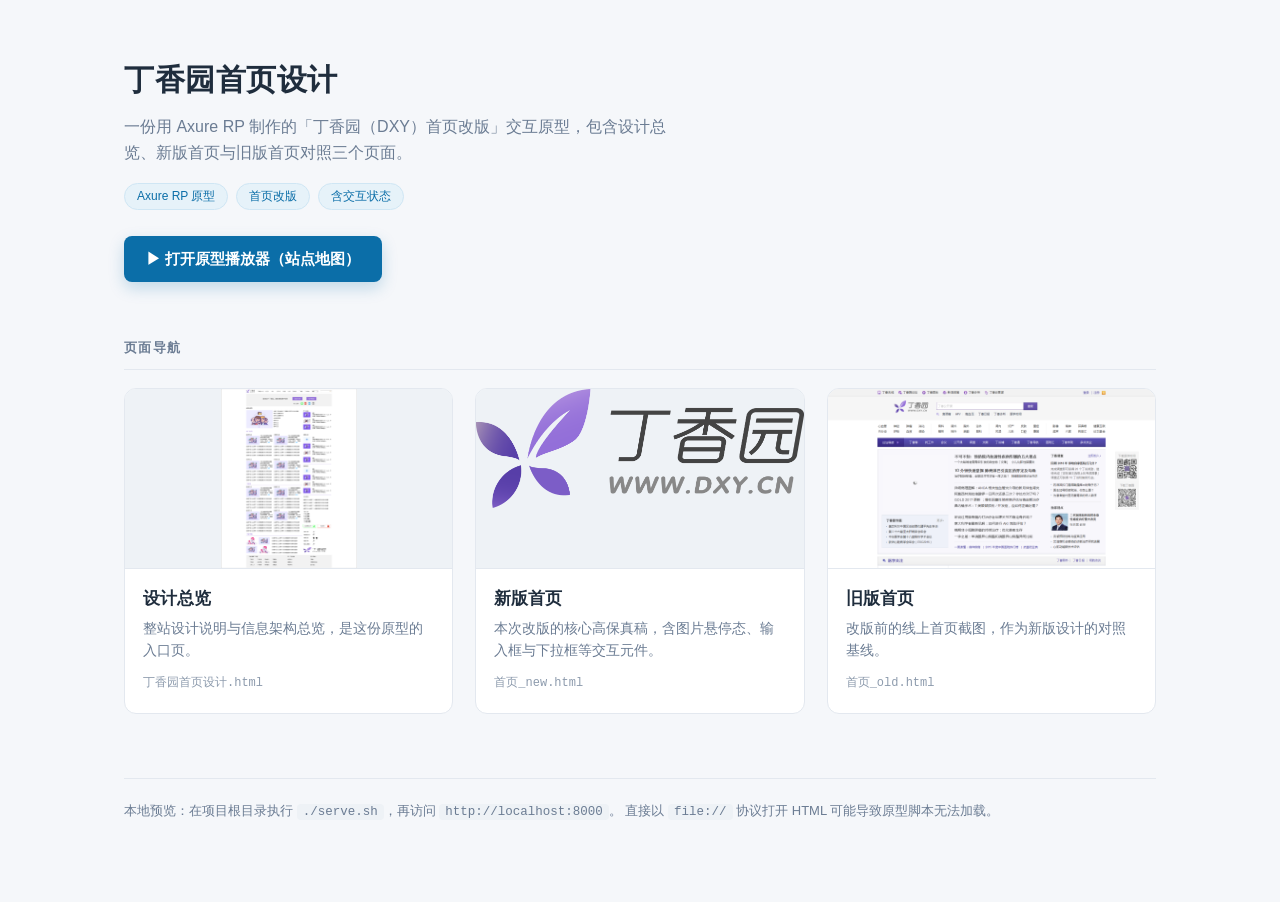
<file: index.html>
<!DOCTYPE html>
<html lang="zh-CN">
<head>
<meta charset="utf-8">
<meta name="viewport" content="width=device-width, initial-scale=1.0">
<meta name="description" content="丁香园（DXY）首页设计原型 —— Axure RP 导出的交互原型预览入口。">
<title>丁香园首页设计 · 原型预览</title>
<style>
  :root {
    --bg: #f5f7fa;
    --card: #ffffff;
    --ink: #1f2d3d;
    --muted: #6b7c93;
    --brand: #0b6ea8;
    --brand-soft: #e6f2f9;
    --line: #e3e8ef;
  }
  * { box-sizing: border-box; }
  body {
    margin: 0;
    background: var(--bg);
    color: var(--ink);
    font-family: -apple-system, BlinkMacSystemFont, "PingFang SC", "Microsoft YaHei", "微软雅黑", "Helvetica Neue", Arial, sans-serif;
    line-height: 1.6;
    -webkit-font-smoothing: antialiased;
  }
  .wrap { max-width: 1080px; margin: 0 auto; padding: 56px 24px 80px; }
  header h1 { font-size: 30px; margin: 0 0 10px; letter-spacing: .5px; }
  header p { margin: 0; color: var(--muted); max-width: 62ch; }
  .meta { margin-top: 18px; display: flex; flex-wrap: wrap; gap: 8px; }
  .tag {
    font-size: 12px; color: var(--brand); background: var(--brand-soft);
    border: 1px solid #cfe6f4; border-radius: 999px; padding: 3px 12px;
  }
  .primary {
    display: inline-flex; align-items: center; gap: 8px;
    margin-top: 26px; padding: 11px 22px;
    background: var(--brand); color: #fff; text-decoration: none;
    border-radius: 8px; font-weight: 600; font-size: 15px;
    box-shadow: 0 6px 16px rgba(11,110,168,.22);
  }
  .primary:hover { background: #095a8a; }
  h2.section {
    font-size: 13px; text-transform: uppercase; letter-spacing: 1.4px;
    color: var(--muted); font-weight: 600;
    margin: 56px 0 18px; padding-bottom: 10px; border-bottom: 1px solid var(--line);
  }
  .grid { display: grid; gap: 22px; grid-template-columns: repeat(auto-fit, minmax(280px, 1fr)); }
  .card {
    background: var(--card); border: 1px solid var(--line); border-radius: 12px;
    overflow: hidden; text-decoration: none; color: inherit;
    display: flex; flex-direction: column;
    transition: transform .16s ease, box-shadow .16s ease, border-color .16s ease;
  }
  .card:hover { transform: translateY(-3px); box-shadow: 0 12px 28px rgba(31,45,61,.12); border-color: #c9d6e3; }
  .thumb {
    height: 180px; background: #eef2f6; overflow: hidden;
    display: flex; align-items: flex-start; justify-content: center;
    border-bottom: 1px solid var(--line);
  }
  .thumb img { width: 100%; height: auto; display: block; }
  .thumb.contain { align-items: center; }
  .thumb.contain img { width: auto; max-width: 100%; max-height: 100%; }
  .body { padding: 16px 18px 20px; }
  .body h3 { margin: 0 0 6px; font-size: 17px; }
  .body p { margin: 0; font-size: 13.5px; color: var(--muted); }
  .body .file { display: block; margin-top: 12px; font-size: 12px; color: #8d9bad; font-family: ui-monospace, Menlo, Consolas, monospace; }
  footer { margin-top: 64px; padding-top: 22px; border-top: 1px solid var(--line); color: var(--muted); font-size: 13px; }
  footer code { background: #eef2f6; padding: 1px 6px; border-radius: 4px; font-size: 12.5px; }
</style>
</head>
<body>
<div class="wrap">

  <header>
    <h1>丁香园首页设计</h1>
    <p>一份用 Axure RP 制作的「丁香园（DXY）首页改版」交互原型，包含设计总览、新版首页与旧版首页对照三个页面。</p>
    <div class="meta">
      <span class="tag">Axure RP 原型</span>
      <span class="tag">首页改版</span>
      <span class="tag">含交互状态</span>
    </div>
    <a class="primary" href="start.html">▶ 打开原型播放器（站点地图）</a>
  </header>

  <h2 class="section">页面导航</h2>
  <div class="grid">

    <a class="card" href="丁香园首页设计.html">
      <div class="thumb contain"><img src="images/丁香园首页设计/u72.png" alt="设计总览"></div>
      <div class="body">
        <h3>设计总览</h3>
        <p>整站设计说明与信息架构总览，是这份原型的入口页。</p>
        <span class="file">丁香园首页设计.html</span>
      </div>
    </a>

    <a class="card" href="首页_new.html">
      <div class="thumb"><img src="images/首页_new/u73.png" alt="新版首页"></div>
      <div class="body">
        <h3>新版首页</h3>
        <p>本次改版的核心高保真稿，含图片悬停态、输入框与下拉框等交互元件。</p>
        <span class="file">首页_new.html</span>
      </div>
    </a>

    <a class="card" href="首页_old.html">
      <div class="thumb"><img src="images/首页_old/bg.png" alt="旧版首页"></div>
      <div class="body">
        <h3>旧版首页</h3>
        <p>改版前的线上首页截图，作为新版设计的对照基线。</p>
        <span class="file">首页_old.html</span>
      </div>
    </a>

  </div>

  <footer>
    本地预览：在项目根目录执行 <code>./serve.sh</code>，再访问 <code>http://localhost:8000</code>。
    直接以 <code>file://</code> 协议打开 HTML 可能导致原型脚本无法加载。
  </footer>

</div>
</body>
</html>
</file>
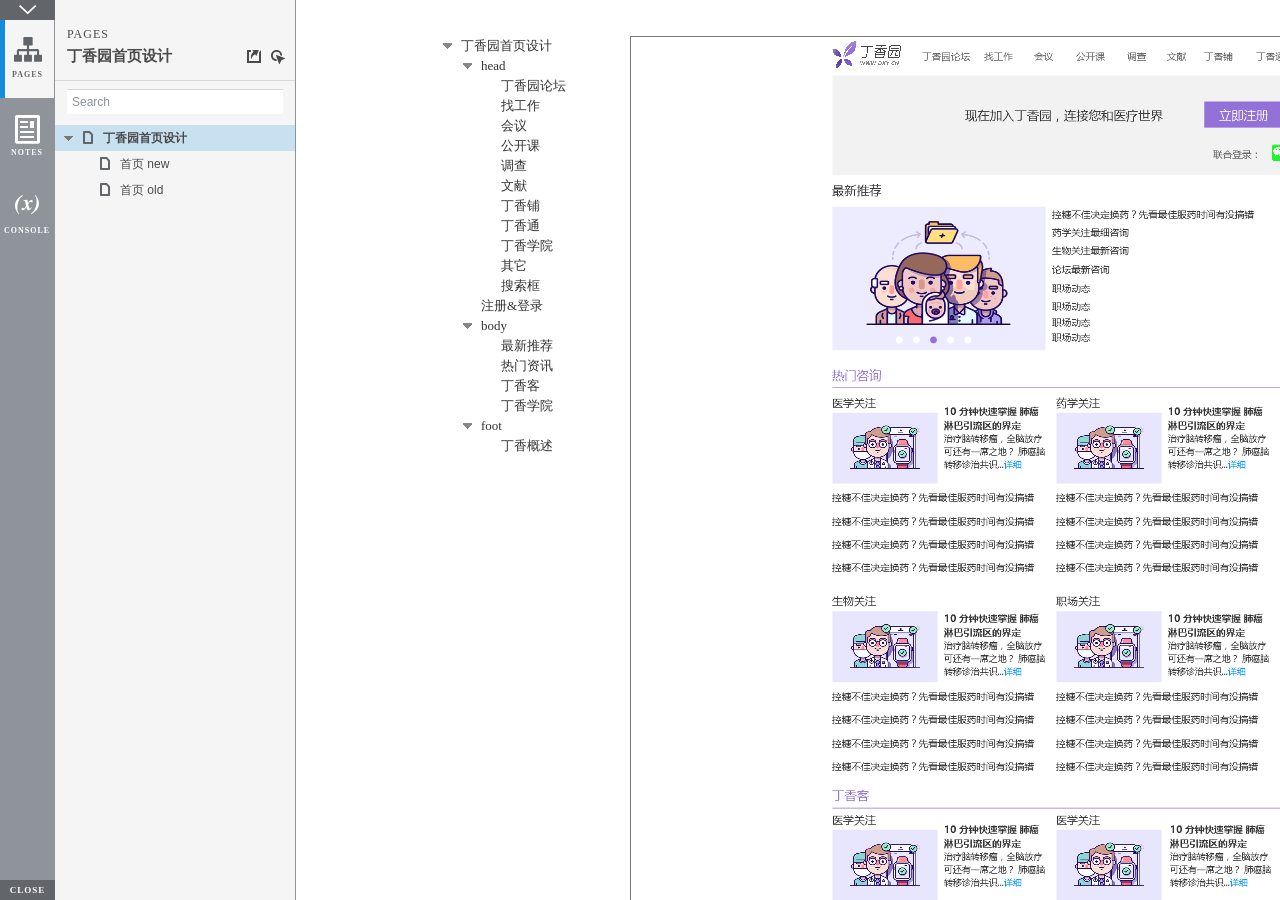
<file: start.html>
﻿<!DOCTYPE html>
<html xmlns="http://www.w3.org/1999/xhtml" xml:lang="zh-CN" lang="zh-CN">
<head>
    <title>丁香园首页设计 · 原型播放器</title>
    <meta http-equiv="X-UA-Compatible" content="IE=edge"/>
    <meta http-equiv="content-type" content="text/html; charset=utf-8" />
    <meta name="viewport" content="width=device-width, initial-scale=1.0" />
    <meta name="apple-mobile-web-app-capable" content="yes" />
    <link type="text/css" href="resources/css/reset.css" rel="Stylesheet" />
    <link type="text/css" href="resources/css/default.css" rel="Stylesheet" />
    <!--<link href='https://fonts.googleapis.com/css?family=Nunito:300' rel='stylesheet' type='text/css'>-->

    <script type="text/javascript">
        if (location.href.toString().indexOf('file://localhost/') == 0) {
            location.href = location.href.toString().replace('file://localhost/', 'file:///');
        }
    </script>

    <script type="text/javascript" src="resources/scripts/jquery-1.7.1.min.js"></script>
    <script type="text/javascript" src="resources/scripts/player/splitter.js"></script>
    <script type="text/javascript" src="resources/scripts/axutils.js"></script>
    <script type="text/javascript" src="resources/scripts/player/axplayer.js"></script>
    <script type="text/javascript" src="resources/scripts/messagecenter.js"></script>
    <script type="text/javascript" src="data/document.js"></script>
    <style type="text/css">

#outerContainer {
	width:1000px;
	height:1500px;
}

.vsplitbar {
    width: 3px;
    /*background: #B9B9B9;*/
    border-right: 1px solid #8f949a;
}

.vsplitbar:hover, .vsplitbar.active {
    background: #8f949a;
}

#rightPanel {
    background-color: White;
}

/*#leftPanel {
    min-width: 120px;
}*/

.splitterMask {
   position:absolute;
   top: 0;
   left: 0;
   width: 100%;
   height: 100%;
   overflow: hidden;
   background-image: url(resources/images/transparent.gif);
   z-index: 20000;
}

    </style>
    <script type="text/javascript" language="JavaScript"><!--
        var SITEMAP_COLLAPSE_VAR_NAME = 'c';
        var PLUGIN_VAR_NAME = 'g';
        var FOOTNOTES_VAR_NAME = 'fn';
        var ADAPTIVE_VIEW_VAR_NAME = 'view';
        var lastLeftPanelWidth = 295;
        var toolBarOnly = true;

        // isolate scope
        (function() {
            setUpController();
            
            var configuration = $axure.document.configuration;
            var _settings = {};
            _settings.projectId = configuration.prototypeId;
            _settings.isAxshare = configuration.isAxshare;
            _settings.loadFeedbackPlugin = configuration.loadFeedbackPlugin;
            var cHash = getHashStringVar(SITEMAP_COLLAPSE_VAR_NAME);
            _settings.startCollapsed = cHash == "1";
            if(cHash == "2") closePlayer();
            var gHash = getHashStringVar(PLUGIN_VAR_NAME);
            if(gHash == "") gHash = 1;
            _settings.startPluginGid = gHash;

            $axure.player.settings = _settings;

            $(window).bind('load', function() {
                if(CHROME_5_LOCAL && !$('body').attr('pluginDetected')) {
                    window.location = 'resources/chrome/chrome.html';
                }
            });

            $(document).ready(function() {
                $axure.page.bind('load.start', mainFrame_onload);
                $axure.messageCenter.addMessageListener(messageCenter_message);

                $(document).on('pluginShown', function (event, data) {
                    setVarInCurrentUrlHash('g', data ? data : '');
                });

                $(document).on('pluginCreated', function(event, data) {
                    if($axure.player.settings.startPluginGid == data) {
                        $axure.player.showPlugin(data);
                    }
                });

                if($axure.player.settings.loadFeedbackPlugin) {
                    if($axure.player.settings.isAxshare) {
                        $axure.utils.loadJS('/Scripts/plugins/feedback/feedback8.js');
                    } else {
                        $axure.utils.loadJS('http://share.axure.com/Scripts/plugins/feedback/feedback8.js');
                    }
                }

                if(navigator.userAgent.indexOf("MSIE") >= 0) $('#outerContainer').width('100%');
                initialize();
                if($axure.player.settings.startCollapsed) $('#outerContainer').splitter({ sizeLeft: 0 });
                else $('#outerContainer').splitter({ sizeLeft: lastLeftPanelWidth });
                $('#leftPanel').width(lastLeftPanelWidth);
                
                $(window).resize(function() { resizeContent(); });

                $('#maximizePanelContainer').hide();

                initializeLogo();

                $(window).resize();
                resizeContent();
                
                $axure.player.collapseToBar();

                if($axure.player.settings.startCollapsed) {
                    collapse();
                    $('#leftPanel').width(0);
                }

                if(MOBILE_DEVICE) {
                    $('#interfaceControlFrameMinimizeContainer').height('45px');
                    $('#interfaceControlFrameMinimizeContainer a').height('45px');
                    $('#interfaceControlFrameHeaderContainer').css('margin-top','45px');
                    $('#interfaceControlFrameCloseContainer a').css('padding','10px 0px');
                    $('#maximizePanelContainer').height('45px');//.css('top','inherit').css('bottom','0px');

                    $('body').removeClass('hashover');

                    if(IOS) {
                        $('#rightPanel').css('overflow', 'auto').css('-webkit-overflow-scrolling', 'touch').css('-ms-overflow-x', 'hidden');

                        window.addEventListener("orientationchange", function() {
                            var viewport = document.querySelector("meta[name=viewport]");
                            //so iOS doesn't zoom when switching back to portrait
                            viewport.setAttribute('content', 'width=device-width, initial-scale=1.0, maximum-scale=1.0');
                            viewport.setAttribute('content', 'width=device-width, initial-scale=1.0');
                            resizeContent();
                        }, false);

                        $axure.page.bind('load.start', function() {
                            resizeContent();
                        });
                    }
                }

            });

            function initialize() {
                var legacyQString = getQueryString("Page");
                if (legacyQString.length > 0) {
                    location.href = location.href.substring(0, location.href.indexOf("?")) + "#p=" + legacyQString;
                    return;
                }

                var mainFrame = document.getElementById("mainFrame");
                mainFrame.contentWindow.location.href = getInitialUrl();
            }

            function initializeLogo() {
                if($axure.document.configuration.logoImagePath) {
                    var image = new Image();
                    image.onload = function() {
                        $('#logoImage').css('max-width', this.width + 'px');
                        $axure.player.resizeContent();
                    };
                    image.src = $axure.document.configuration.logoImagePath;
                
                    $('#interfaceControlFrameLogoImageContainer').html('<img id="logoImage" src="" />');
                    $('#logoImage').attr('src', $axure.document.configuration.logoImagePath).load(function() { resizeContent(); });
                } else $('#interfaceControlFrameLogoImageContainer').hide();

                if ($axure.document.configuration.logoImageCaption) {
                    $('#interfaceControlFrameLogoCaptionContainer').html($axure.document.configuration.logoImageCaption);
                } else $('#interfaceControlFrameLogoCaptionContainer').hide();

                if(!$('#interfaceControlFrameLogoImageContainer').is(':visible') && !$('#interfaceControlFrameLogoCaptionContainer').is(':visible')) {
                    $('#interfaceControlFrameLogoContainer').hide();
                }
            }

            var resizeContent = $axure.player.resizeContent = function() {
                var newHeight = $(window).height();
                var newWidth = $(window).width();

                var controlContainerHeight = newHeight;// - 30;
                if($('#interfaceControlFrameLogoContainer').is(':visible')) controlContainerHeight -= $('#interfaceControlFrameLogoContainer').outerHeight();// + 16;

                $('#outerContainer').height(newHeight).width(newWidth);
                $('.vsplitbar').height(newHeight);
                $('#leftPanel').height(newHeight);
                $('#interfaceControlFrame').height(newHeight);
                $('#interfaceControlFrameContainer').height(newHeight);
                $('#interfaceControlFrameHostContainer').height(controlContainerHeight);

                $('#rightPanel').height(newHeight);
                $('#mainFrame').height(newHeight);

                if($('#leftPanel').is(':visible')) $('#rightPanel').width($(window).width() - $('#leftPanel').width() - 1);// $('.vsplitbar').width());
                else $('#rightPanel').width($(window).width());

                $(document).trigger('ContainerHeightChange',[controlContainerHeight]);

                if(MOBILE_DEVICE) {
                    if(!(getHashStringVar(ADAPTIVE_VIEW_VAR_NAME).length > 0)) $axure.messageCenter.postMessage('setAdaptiveViewForSize', {'width':newWidth, 'height':$('#rightPanel').height()});
                }
            }

            var collapseToBar = $axure.player.collapseToBar = function() {
                lastLeftPanelWidth = $('#leftPanel').width();
                $('#leftPanel').width('55px');
                $('.vsplitbar').hide();
                $('#rightPanel').width($(window).width() - $('#leftPanel').width());
                $(window).resize();
                $('#outerContainer').trigger('resize');
                toolBarOnly = true;
            }

            var expandFromBar = $axure.player.expandFromBar = function() {
                if($('.vsplitbar').is(':visible')) return;

                $('#leftPanel').width(lastLeftPanelWidth);
                $('.vsplitbar').show();
                $('#rightPanel').width($(window).width() - $('#leftPanel').width() - 1);// $('.vsplitbar').width());
                $(window).resize();
                $('#outerContainer').trigger('resize');
                toolBarOnly = false;
            }

        })();

        function messageCenter_message(message, data) {
            if(message == 'expandFrame') expand();
            else if(message == 'getCollapseFrameOnLoad' && $axure.player.settings.startCollapsed && !MOBILE_DEVICE) $axure.messageCenter.postMessage('collapseFrameOnLoad');
        }

        
        function getInitialUrl() {
            var pageName = getHashStringVar("p");
            if(pageName.length > 0) return pageName + ".html";
            else {
                var url = getFirstPageUrl($axure.document.sitemap.rootNodes);
                return (url ? url : "about:blank");
            }
        }

        function getFirstPageUrl(nodes) {
            for (var i = 0; i < nodes.length; i++) {
                var node = nodes[i];
                if (node.url) return node.url;
                else {
                    var hasChildren = (node.children && node.children.length > 0);
                    if (hasChildren) {
                        var url = getFirstPageUrl(node.children);
                        if (url) return url;
                    }
                }
            }
            return null;
        }

        function closePlayer() {
            if($axure.page.location) window.location.href = $axure.page.location;
            else {
                var pageFile = getInitialUrl();
                var currentLocation = window.location.toString();
                window.location.href = currentLocation.substr(0, currentLocation.lastIndexOf("/") + 1) + pageFile;
            }
        }

        function replaceHash(newHash) {
            var currentLocWithoutHash = window.location.toString().split('#')[0];

            //We use replace so that every hash change doesn't get appended to the history stack.
            //We use replaceState in browsers that support it, else replace the location
            if(typeof window.history.replaceState != 'undefined') {
                try {
                    //Chrome 45 (Version 45.0.2454.85 m) started throwing an error here when generated locally (this only happens with sitemap open) which broke all interactions.
                    //try catch breaks the url adjusting nicely when the sitemap is open, but all interactions and forward and back buttons work.
                    //Uncaught SecurityError: Failed to execute 'replaceState' on 'History': A history state object with URL 'file:///C:/Users/Ian/Documents/Axure/HTML/Untitled/start.html#p=home' cannot be created in a document with origin 'null'.
                    window.history.replaceState(null, null, currentLocWithoutHash + newHash);
                } catch(ex) {}
            } else {
                window.location.replace(currentLocWithoutHash + newHash);
            }
        }

        function collapse() {
            setVarInCurrentUrlHash('c', 1);
            if(!toolBarOnly) lastLeftPanelWidth = $('#leftPanel').width();

            $('#maximizePanelContainer').show();
            $('#leftPanel').hide();
            $('.vsplitbar').hide();
            $('#rightPanel').width($(window).width());
            $(window).resize();
            $('#outerContainer').trigger('resize');

            $(document).trigger('sidebarCollapse');

            if(MOBILE_DEVICE) {
                $('#maximizePanelContainer').animate({
                    top:$('#rightPanel').height() - $('#maximizePanelContainer').height()
                }, 300, 'swing', function() {
                    $('#maximizePanelContainer').css('top', 'inherit').css('bottom', '0px');
                });
            }
        }

        function expand() {
            if(MOBILE_DEVICE) {
                $('#maximizePanelContainer').css('top', '0px').css('bottom', 'inherit');
            }

            deleteVarFromCurrentUrlHash('c');
            $('#maximizePanelContainer').hide();
            $('#leftPanel').width(lastLeftPanelWidth);
            $('#leftPanel').show();
            if(!toolBarOnly) {
                $('.vsplitbar').show();
                $('#rightPanel').width($(window).width() - $('#leftPanel').width() - 1);
            } else {
                $axure.player.collapseToBar();
            }
            $(window).resize();
            $('#outerContainer').trigger('resize');

            $(document).trigger('sidebarExpanded');
        }


        function mainFrame_onload() {
            if($axure.page.pageName) document.title = $axure.page.pageName;
        }

        function getQueryString(query) {
            var qstring = self.location.href.split("?");
            if(qstring.length < 2) return "";
            return GetParameter(qstring, query);
        }
        
        function GetParameter(qstring, query) {
            var prms = qstring[1].split("&");
            var frmelements = new Array();
            var currprmeter, querystr = "";

            for(var i = 0; i < prms.length; i++) {
                currprmeter = prms[i].split("=");
                frmelements[i] = new Array();
                frmelements[i][0] = currprmeter[0];
                frmelements[i][1] = currprmeter[1];
            }

            for(j = 0; j < frmelements.length; j++) {
                if(frmelements[j][0].toLowerCase() == query.toLowerCase()) {
                    querystr = frmelements[j][1];
                    break;
                }
            }
            return querystr;
        }
        
        function getHashStringVar(query) {
            var qstring = self.location.href.split("#");
            if(qstring.length < 2) return "";
            return GetParameter(qstring, query);
        }

        function setHashStringVar(currentHash, varName, varVal) {
            var varWithEqual = varName + '=';
            var poundVarWithEqual = varVal === '' ? '' :  '#' + varName + '=' + varVal;
            var ampVarWithEqual = varVal === '' ? '' :  '&' + varName + '=' + varVal;
            var hashToSet = '';

            var pageIndex = currentHash.indexOf('#' + varWithEqual);
            if(pageIndex == -1) pageIndex = currentHash.indexOf('&' + varWithEqual);
            if(pageIndex != -1) {
                var newHash = currentHash.substring(0, pageIndex);

                newHash = newHash == '' ? poundVarWithEqual : newHash + ampVarWithEqual;

                var ampIndex = currentHash.indexOf('&', pageIndex + 1);
                if(ampIndex != -1) {
                    newHash = newHash == '' ? '#' + currentHash.substring(ampIndex + 1) : newHash + currentHash.substring(ampIndex);
                }
                hashToSet = newHash;
            } else if(currentHash.indexOf('#') != -1) {
                hashToSet = currentHash + ampVarWithEqual;
            } else {
                hashToSet = poundVarWithEqual;
            }

            if(hashToSet != '' || varVal == '') {
                return hashToSet;
            }

            return null;
        }

        function setVarInCurrentUrlHash(varName, varVal) {
            var newHash = setHashStringVar(window.location.hash, varName, varVal);

            if(newHash != null) {
                replaceHash(newHash);
            }
        }

        function deleteHashStringVar(currentHash, varName) {
            var varWithEqual = varName + '=';

            var pageIndex = currentHash.indexOf('#' + varWithEqual);
            if(pageIndex == -1) pageIndex = currentHash.indexOf('&' + varWithEqual);
            if(pageIndex != -1) {
                var newHash = currentHash.substring(0, pageIndex);

                var ampIndex = currentHash.indexOf('&', pageIndex + 1);

                //IF begin of string....if none blank, ELSE # instead of & and rest
                //IF in string....prefix + if none blank, ELSE &-rest
                if(newHash == '') { //beginning of string
                    newHash = ampIndex != -1 ? '#' + currentHash.substring(ampIndex + 1) : '';
                } else { //somewhere in the middle
                    newHash = newHash + (ampIndex != -1 ? currentHash.substring(ampIndex) : '');
                }

                return newHash;
            }

            return null;
        }

        function deleteVarFromCurrentUrlHash(varName) {
            var newHash = deleteHashStringVar(window.location.hash, varName);

            if(newHash != null) {
                replaceHash(newHash);
            }
        }
    --></script>

    <link type="text/css" rel="Stylesheet" href="plugins/sitemap/styles/sitemap.css" />
    <script type="text/javascript" src="plugins/sitemap/sitemap.js"></script>
    <link type="text/css" rel="Stylesheet" href="plugins/page_notes/styles/page_notes.css" />
    <script type="text/javascript" src="plugins/page_notes/page_notes.js"></script>
    <!--<link type="text/css" rel="Stylesheet" href="plugins/recordplay/styles/recordplay.css" />
    <script type="text/javascript" src="plugins/recordplay/recordplay.js"></script>-->
    <link type="text/css" rel="Stylesheet" href="plugins/debug/styles/debug.css" />
    <script type="text/javascript" src="plugins/debug/debug.js"></script>

</head>
<body scroll="no" class="hashover">
    <div id="outerContainer">

        <div id="leftPanel">
            <div id="interfaceControlFrame">
                <div id="interfaceControlFrameMinimizeContainer">
                    <a title="Collapse" id="interfaceControlFrameMinimizeButton" onclick="collapse();">&nbsp;</a>
                </div>
                <div id="interfaceControlFrameHeaderContainer">
                    <ul id="interfaceControlFrameHeader"></ul>
                </div>
                <div id="interfaceControlFrameContainer">
                    <div id="interfaceControlFrameLogoContainer">
                        <div id="interfaceControlFrameLogoImageContainer"></div>
                        <div id="interfaceControlFrameLogoCaptionContainer"></div>
                    </div>
                    <div id="interfaceControlFrameHostContainer">
                    </div>
                </div>
                <div id="interfaceControlFrameCloseContainer">
                    <a title="Close" id="interfaceControlFrameCloseButton" onclick="closePlayer();">CLOSE</a>
                </div>
            </div>
        </div>
        <div id="rightPanel">
            <iframe id="mainFrame" name="mainFrame" width="100%" height="100%" src="" frameborder="0" style="display: block;" webkitallowfullscreen mozallowfullscreen allowfullscreen></iframe>
        </div>

    </div>

    <div id="maximizePanelContainer">
        <iframe id="expandFrame" src="resources/expand.html" width="100%" height="100%" scrolling="no" allowtransparency="true" frameborder="0"></iframe>
    </div>

</body>
</html>
</file>
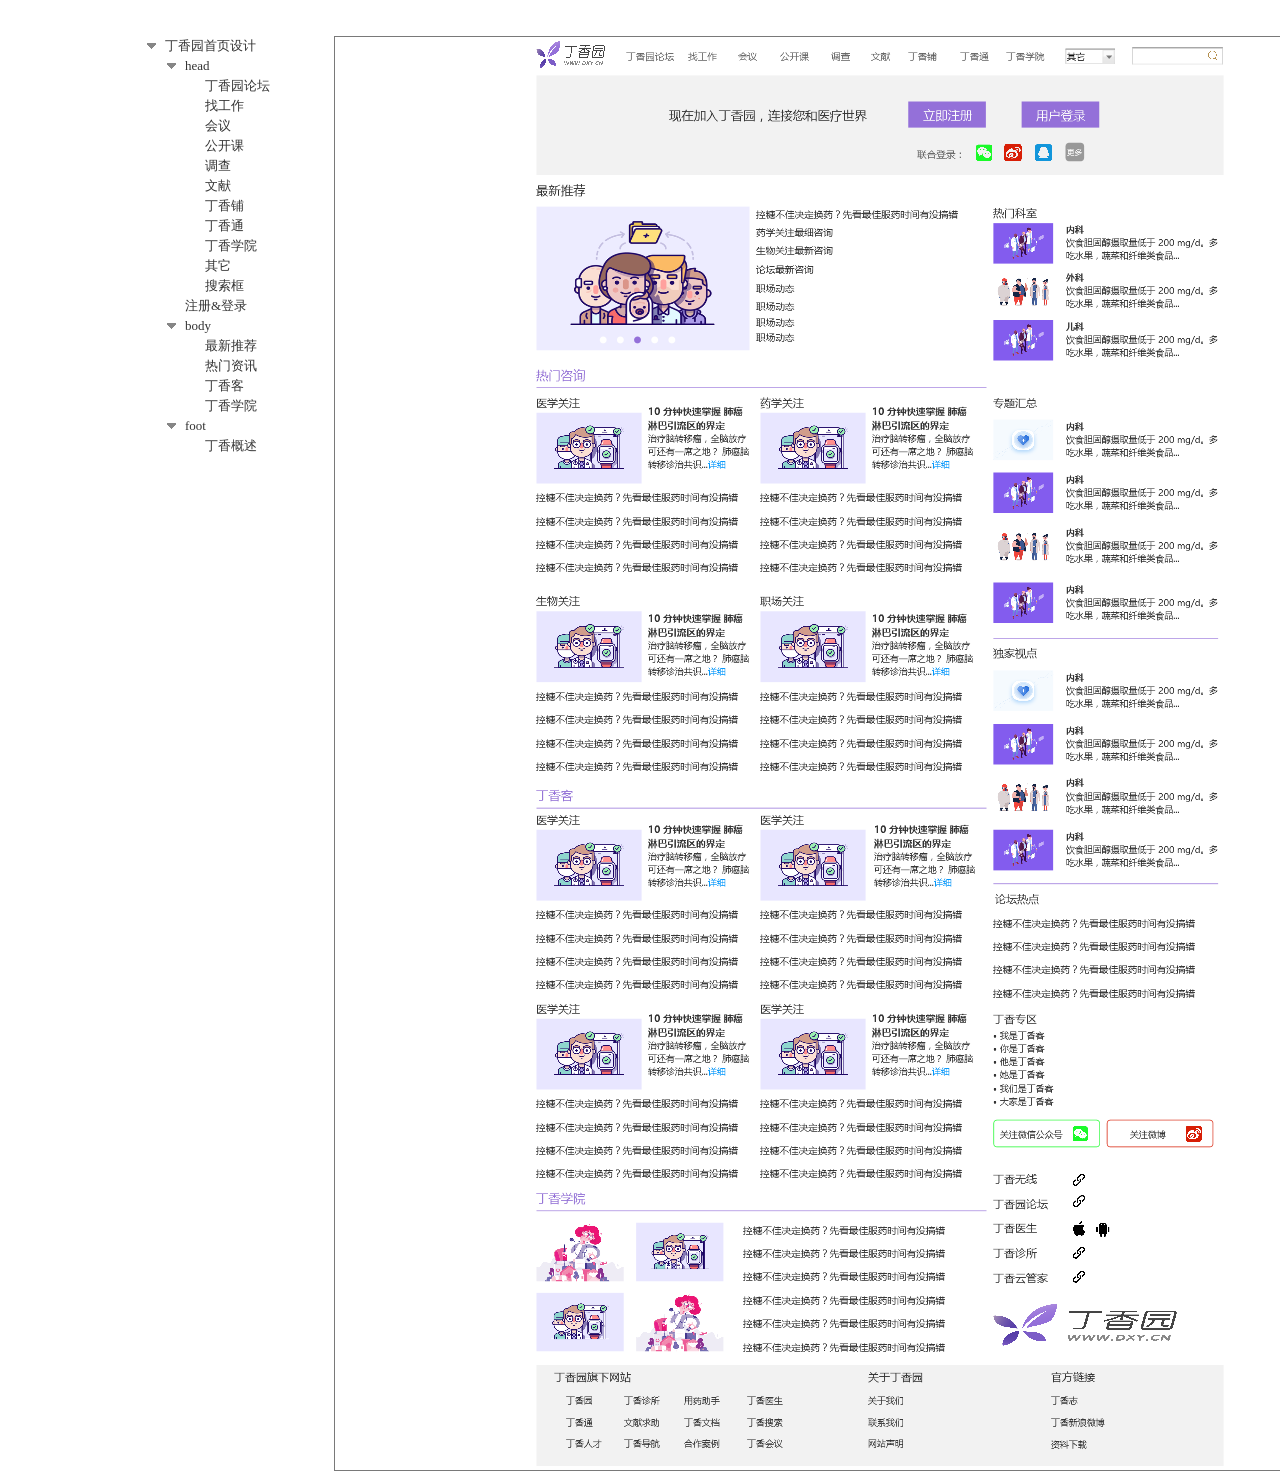
<file: 丁香园首页设计.html>
﻿<!DOCTYPE html>
<html>
  <head>
    <title>丁香园首页设计</title>
    <meta http-equiv="X-UA-Compatible" content="IE=edge"/>
    <meta http-equiv="content-type" content="text/html; charset=utf-8"/>
    <meta name="apple-mobile-web-app-capable" content="yes"/>
    <link href="resources/css/jquery-ui-themes.css" type="text/css" rel="stylesheet"/>
    <link href="resources/css/axure_rp_page.css" type="text/css" rel="stylesheet"/>
    <link href="data/styles.css" type="text/css" rel="stylesheet"/>
    <link href="files/丁香园首页设计/styles.css" type="text/css" rel="stylesheet"/>
    <script src="resources/scripts/jquery-1.7.1.min.js"></script>
    <script src="resources/scripts/jquery-ui-1.8.10.custom.min.js"></script>
    <script src="resources/scripts/axure/axQuery.js"></script>
    <script src="resources/scripts/axure/globals.js"></script>
    <script src="resources/scripts/axutils.js"></script>
    <script src="resources/scripts/axure/annotation.js"></script>
    <script src="resources/scripts/axure/axQuery.std.js"></script>
    <script src="resources/scripts/axure/doc.js"></script>
    <script src="data/document.js"></script>
    <script src="resources/scripts/messagecenter.js"></script>
    <script src="resources/scripts/axure/events.js"></script>
    <script src="resources/scripts/axure/recording.js"></script>
    <script src="resources/scripts/axure/action.js"></script>
    <script src="resources/scripts/axure/expr.js"></script>
    <script src="resources/scripts/axure/geometry.js"></script>
    <script src="resources/scripts/axure/flyout.js"></script>
    <script src="resources/scripts/axure/ie.js"></script>
    <script src="resources/scripts/axure/model.js"></script>
    <script src="resources/scripts/axure/repeater.js"></script>
    <script src="resources/scripts/axure/sto.js"></script>
    <script src="resources/scripts/axure/utils.temp.js"></script>
    <script src="resources/scripts/axure/variables.js"></script>
    <script src="resources/scripts/axure/drag.js"></script>
    <script src="resources/scripts/axure/move.js"></script>
    <script src="resources/scripts/axure/visibility.js"></script>
    <script src="resources/scripts/axure/style.js"></script>
    <script src="resources/scripts/axure/adaptive.js"></script>
    <script src="resources/scripts/axure/tree.js"></script>
    <script src="resources/scripts/axure/init.temp.js"></script>
    <script src="files/丁香园首页设计/data.js"></script>
    <script src="resources/scripts/axure/legacy.js"></script>
    <script src="resources/scripts/axure/viewer.js"></script>
    <script src="resources/scripts/axure/math.js"></script>
    <script type="text/javascript">
      $axure.utils.getTransparentGifPath = function() { return 'resources/images/transparent.gif'; };
      $axure.utils.getOtherPath = function() { return 'resources/Other.html'; };
      $axure.utils.getReloadPath = function() { return 'resources/reload.html'; };
    </script>
  </head>
  <body>
    <div id="base" class="">

      <!-- Unnamed (树) -->
      <div id="u0" class="ax_default tree_node treeroot">
        <div id="u0_children" class="u0_children">

          <!-- Unnamed (树节点) -->
          <div id="u1" class="ax_default tree_node treenode">

            <!-- Unnamed (图像) -->
            <div id="u2" class="ax_default image">
              <img id="u2_img" class="img " src="images/丁香园首页设计/u2_selected.png"/>
              <!-- Unnamed () -->
              <div id="u3" class="text" style="display: none; visibility: hidden">
                <p><span style="font-family:'微软雅黑';"></span></p>
              </div>
            </div>
            <!-- Unnamed (矩形) -->
            <div id="u4" class="" selectiongroup="u0_tree_group">
              <div id="u4_div" class=""></div>
              <!-- Unnamed () -->
              <div id="u5" class="text" style="visibility: visible;">
                <p><span style="font-family:'微软雅黑';">丁香园首页设计</span></p>
              </div>
            </div>
            <div id="u1_children" class="u1_children">

              <!-- Unnamed (树节点) -->
              <div id="u6" class="ax_default tree_node treenode">

                <!-- Unnamed (图像) -->
                <div id="u7" class="ax_default image">
                  <img id="u7_img" class="img " src="images/丁香园首页设计/u2_selected.png"/>
                  <!-- Unnamed () -->
                  <div id="u8" class="text" style="display: none; visibility: hidden">
                    <p><span style="font-family:'微软雅黑';"></span></p>
                  </div>
                </div>
                <!-- Unnamed (矩形) -->
                <div id="u9" class="" selectiongroup="u0_tree_group">
                  <div id="u9_div" class=""></div>
                  <!-- Unnamed () -->
                  <div id="u10" class="text" style="visibility: visible;">
                    <p><span style="font-family:'微软雅黑';">head</span></p>
                  </div>
                </div>
                <div id="u6_children" class="u6_children">

                  <!-- Unnamed (树节点) -->
                  <div id="u11" class="ax_default tree_node treenode">
                    <!-- Unnamed (矩形) -->
                    <div id="u12" class="" selectiongroup="u0_tree_group">
                      <div id="u12_div" class=""></div>
                      <!-- Unnamed () -->
                      <div id="u13" class="text" style="visibility: visible;">
                        <p><span style="font-family:'微软雅黑';">丁香园论坛</span></p>
                      </div>
                    </div>
                  </div>

                  <!-- Unnamed (树节点) -->
                  <div id="u14" class="ax_default tree_node treenode">
                    <!-- Unnamed (矩形) -->
                    <div id="u15" class="" selectiongroup="u0_tree_group">
                      <div id="u15_div" class=""></div>
                      <!-- Unnamed () -->
                      <div id="u16" class="text" style="visibility: visible;">
                        <p><span style="font-family:'微软雅黑';">找工作</span></p>
                      </div>
                    </div>
                  </div>

                  <!-- Unnamed (树节点) -->
                  <div id="u17" class="ax_default tree_node treenode">
                    <!-- Unnamed (矩形) -->
                    <div id="u18" class="" selectiongroup="u0_tree_group">
                      <div id="u18_div" class=""></div>
                      <!-- Unnamed () -->
                      <div id="u19" class="text" style="visibility: visible;">
                        <p><span style="font-family:'微软雅黑';">会议</span></p>
                      </div>
                    </div>
                  </div>

                  <!-- Unnamed (树节点) -->
                  <div id="u20" class="ax_default tree_node treenode">
                    <!-- Unnamed (矩形) -->
                    <div id="u21" class="" selectiongroup="u0_tree_group">
                      <div id="u21_div" class=""></div>
                      <!-- Unnamed () -->
                      <div id="u22" class="text" style="visibility: visible;">
                        <p><span style="font-family:'微软雅黑';">公开课</span></p>
                      </div>
                    </div>
                  </div>

                  <!-- Unnamed (树节点) -->
                  <div id="u23" class="ax_default tree_node treenode">
                    <!-- Unnamed (矩形) -->
                    <div id="u24" class="" selectiongroup="u0_tree_group">
                      <div id="u24_div" class=""></div>
                      <!-- Unnamed () -->
                      <div id="u25" class="text" style="visibility: visible;">
                        <p><span style="font-family:'微软雅黑';">调查</span></p>
                      </div>
                    </div>
                  </div>

                  <!-- Unnamed (树节点) -->
                  <div id="u26" class="ax_default tree_node treenode">
                    <!-- Unnamed (矩形) -->
                    <div id="u27" class="" selectiongroup="u0_tree_group">
                      <div id="u27_div" class=""></div>
                      <!-- Unnamed () -->
                      <div id="u28" class="text" style="visibility: visible;">
                        <p><span style="font-family:'微软雅黑';">文献</span></p>
                      </div>
                    </div>
                  </div>

                  <!-- Unnamed (树节点) -->
                  <div id="u29" class="ax_default tree_node treenode">
                    <!-- Unnamed (矩形) -->
                    <div id="u30" class="" selectiongroup="u0_tree_group">
                      <div id="u30_div" class=""></div>
                      <!-- Unnamed () -->
                      <div id="u31" class="text" style="visibility: visible;">
                        <p><span style="font-family:'微软雅黑';">丁香铺</span></p>
                      </div>
                    </div>
                  </div>

                  <!-- Unnamed (树节点) -->
                  <div id="u32" class="ax_default tree_node treenode">
                    <!-- Unnamed (矩形) -->
                    <div id="u33" class="" selectiongroup="u0_tree_group">
                      <div id="u33_div" class=""></div>
                      <!-- Unnamed () -->
                      <div id="u34" class="text" style="visibility: visible;">
                        <p><span style="font-family:'微软雅黑';">丁香通</span></p>
                      </div>
                    </div>
                  </div>

                  <!-- Unnamed (树节点) -->
                  <div id="u35" class="ax_default tree_node treenode">
                    <!-- Unnamed (矩形) -->
                    <div id="u36" class="" selectiongroup="u0_tree_group">
                      <div id="u36_div" class=""></div>
                      <!-- Unnamed () -->
                      <div id="u37" class="text" style="visibility: visible;">
                        <p><span style="font-family:'微软雅黑';">丁香学院</span></p>
                      </div>
                    </div>
                  </div>

                  <!-- Unnamed (树节点) -->
                  <div id="u38" class="ax_default tree_node treenode">
                    <!-- Unnamed (矩形) -->
                    <div id="u39" class="" selectiongroup="u0_tree_group">
                      <div id="u39_div" class=""></div>
                      <!-- Unnamed () -->
                      <div id="u40" class="text" style="visibility: visible;">
                        <p><span style="font-family:'微软雅黑';">其它</span></p>
                      </div>
                    </div>
                  </div>

                  <!-- Unnamed (树节点) -->
                  <div id="u41" class="ax_default tree_node treenode">
                    <!-- Unnamed (矩形) -->
                    <div id="u42" class="" selectiongroup="u0_tree_group">
                      <div id="u42_div" class=""></div>
                      <!-- Unnamed () -->
                      <div id="u43" class="text" style="visibility: visible;">
                        <p><span style="font-family:'微软雅黑';">搜索框</span></p>
                      </div>
                    </div>
                  </div>
                </div>
              </div>

              <!-- Unnamed (树节点) -->
              <div id="u44" class="ax_default tree_node treenode">
                <!-- Unnamed (矩形) -->
                <div id="u45" class="" selectiongroup="u0_tree_group">
                  <div id="u45_div" class=""></div>
                  <!-- Unnamed () -->
                  <div id="u46" class="text" style="visibility: visible;">
                    <p><span style="font-family:'微软雅黑';">注册&amp;登录</span></p>
                  </div>
                </div>
              </div>

              <!-- Unnamed (树节点) -->
              <div id="u47" class="ax_default tree_node treenode">

                <!-- Unnamed (图像) -->
                <div id="u48" class="ax_default image">
                  <img id="u48_img" class="img " src="images/丁香园首页设计/u2_selected.png"/>
                  <!-- Unnamed () -->
                  <div id="u49" class="text" style="display: none; visibility: hidden">
                    <p><span style="font-family:'微软雅黑';"></span></p>
                  </div>
                </div>
                <!-- Unnamed (矩形) -->
                <div id="u50" class="" selectiongroup="u0_tree_group">
                  <div id="u50_div" class=""></div>
                  <!-- Unnamed () -->
                  <div id="u51" class="text" style="visibility: visible;">
                    <p><span style="font-family:'微软雅黑';">body</span></p>
                  </div>
                </div>
                <div id="u47_children" class="u47_children">

                  <!-- Unnamed (树节点) -->
                  <div id="u52" class="ax_default tree_node treenode">
                    <!-- Unnamed (矩形) -->
                    <div id="u53" class="" selectiongroup="u0_tree_group">
                      <div id="u53_div" class=""></div>
                      <!-- Unnamed () -->
                      <div id="u54" class="text" style="visibility: visible;">
                        <p><span style="font-family:'微软雅黑';">最新推荐</span></p>
                      </div>
                    </div>
                  </div>

                  <!-- Unnamed (树节点) -->
                  <div id="u55" class="ax_default tree_node treenode">
                    <!-- Unnamed (矩形) -->
                    <div id="u56" class="" selectiongroup="u0_tree_group">
                      <div id="u56_div" class=""></div>
                      <!-- Unnamed () -->
                      <div id="u57" class="text" style="visibility: visible;">
                        <p><span style="font-family:'微软雅黑';">热门资讯</span></p>
                      </div>
                    </div>
                  </div>

                  <!-- Unnamed (树节点) -->
                  <div id="u58" class="ax_default tree_node treenode">
                    <!-- Unnamed (矩形) -->
                    <div id="u59" class="" selectiongroup="u0_tree_group">
                      <div id="u59_div" class=""></div>
                      <!-- Unnamed () -->
                      <div id="u60" class="text" style="visibility: visible;">
                        <p><span style="font-family:'微软雅黑';">丁香客</span></p>
                      </div>
                    </div>
                  </div>

                  <!-- Unnamed (树节点) -->
                  <div id="u61" class="ax_default tree_node treenode">
                    <!-- Unnamed (矩形) -->
                    <div id="u62" class="" selectiongroup="u0_tree_group">
                      <div id="u62_div" class=""></div>
                      <!-- Unnamed () -->
                      <div id="u63" class="text" style="visibility: visible;">
                        <p><span style="font-family:'微软雅黑';">丁香学院</span></p>
                      </div>
                    </div>
                  </div>
                </div>
              </div>

              <!-- Unnamed (树节点) -->
              <div id="u64" class="ax_default tree_node treenode">

                <!-- Unnamed (图像) -->
                <div id="u65" class="ax_default image">
                  <img id="u65_img" class="img " src="images/丁香园首页设计/u2_selected.png"/>
                  <!-- Unnamed () -->
                  <div id="u66" class="text" style="display: none; visibility: hidden">
                    <p><span style="font-family:'微软雅黑';"></span></p>
                  </div>
                </div>
                <!-- Unnamed (矩形) -->
                <div id="u67" class="" selectiongroup="u0_tree_group">
                  <div id="u67_div" class=""></div>
                  <!-- Unnamed () -->
                  <div id="u68" class="text" style="visibility: visible;">
                    <p><span style="font-family:'微软雅黑';">foot</span></p>
                  </div>
                </div>
                <div id="u64_children" class="u64_children">

                  <!-- Unnamed (树节点) -->
                  <div id="u69" class="ax_default tree_node treenode">
                    <!-- Unnamed (矩形) -->
                    <div id="u70" class="" selectiongroup="u0_tree_group">
                      <div id="u70_div" class=""></div>
                      <!-- Unnamed () -->
                      <div id="u71" class="text" style="visibility: visible;">
                        <p><span style="font-family:'微软雅黑';">丁香概述</span></p>
                      </div>
                    </div>
                  </div>
                </div>
              </div>
            </div>
          </div>
        </div>
      </div>

      <!-- Unnamed (快照) -->
      <div id="u72" class="ax_default snapshot">
        <img id="u72_img" class="img " src="images/丁香园首页设计/u72.png"/>
      </div>

      <!-- Unnamed (快照) [reference page] -->
      <div id="u72_ref" class="reference_page"></div>
    </div>
  </body>
</html>
</file>
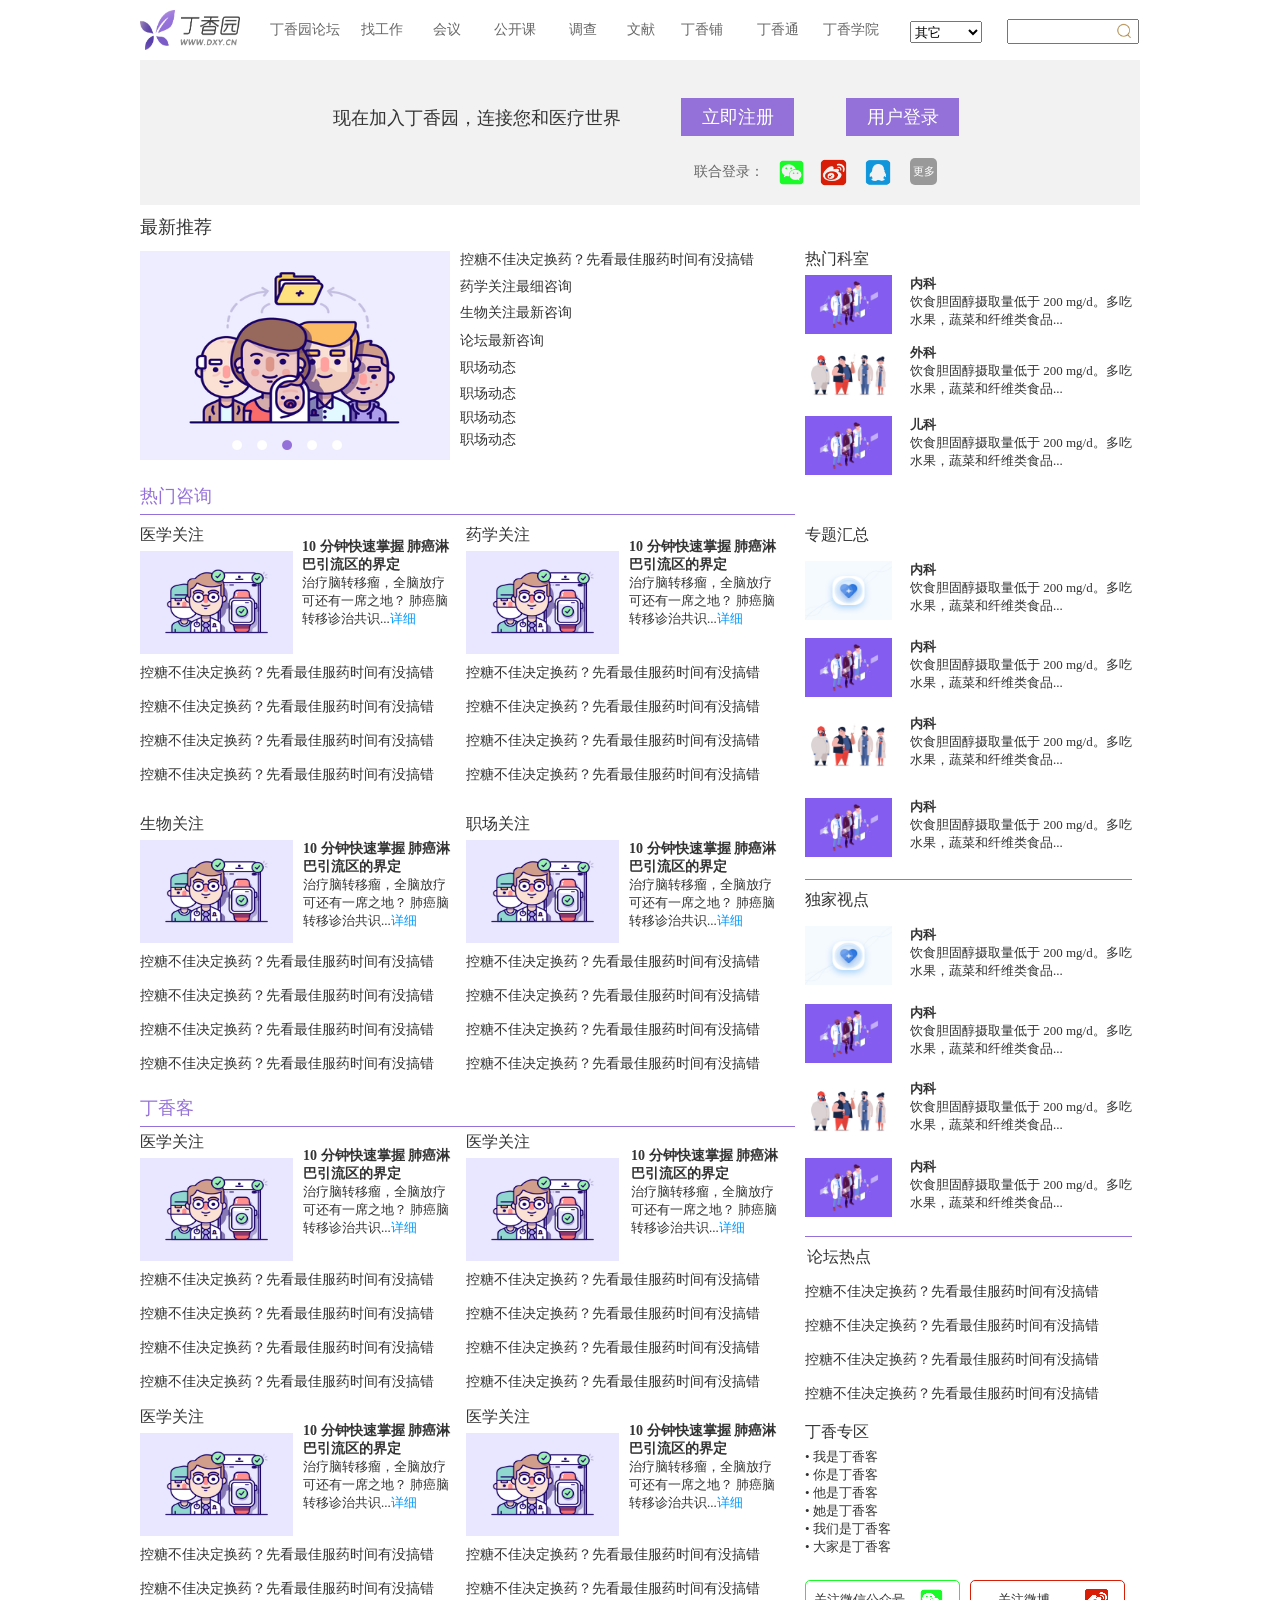
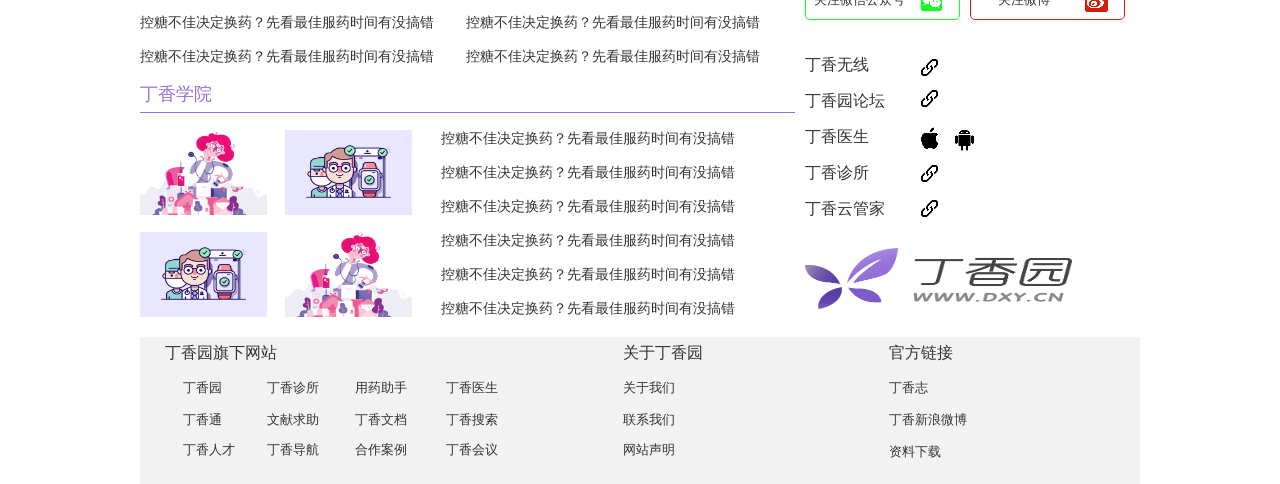
<file: 首页_new.html>
﻿<!DOCTYPE html>
<html>
  <head>
    <title>首页 new</title>
    <meta http-equiv="X-UA-Compatible" content="IE=edge"/>
    <meta http-equiv="content-type" content="text/html; charset=utf-8"/>
    <meta name="apple-mobile-web-app-capable" content="yes"/>
    <link href="resources/css/jquery-ui-themes.css" type="text/css" rel="stylesheet"/>
    <link href="resources/css/axure_rp_page.css" type="text/css" rel="stylesheet"/>
    <link href="data/styles.css" type="text/css" rel="stylesheet"/>
    <link href="files/首页_new/styles.css" type="text/css" rel="stylesheet"/>
    <script src="resources/scripts/jquery-1.7.1.min.js"></script>
    <script src="resources/scripts/jquery-ui-1.8.10.custom.min.js"></script>
    <script src="resources/scripts/axure/axQuery.js"></script>
    <script src="resources/scripts/axure/globals.js"></script>
    <script src="resources/scripts/axutils.js"></script>
    <script src="resources/scripts/axure/annotation.js"></script>
    <script src="resources/scripts/axure/axQuery.std.js"></script>
    <script src="resources/scripts/axure/doc.js"></script>
    <script src="data/document.js"></script>
    <script src="resources/scripts/messagecenter.js"></script>
    <script src="resources/scripts/axure/events.js"></script>
    <script src="resources/scripts/axure/recording.js"></script>
    <script src="resources/scripts/axure/action.js"></script>
    <script src="resources/scripts/axure/expr.js"></script>
    <script src="resources/scripts/axure/geometry.js"></script>
    <script src="resources/scripts/axure/flyout.js"></script>
    <script src="resources/scripts/axure/ie.js"></script>
    <script src="resources/scripts/axure/model.js"></script>
    <script src="resources/scripts/axure/repeater.js"></script>
    <script src="resources/scripts/axure/sto.js"></script>
    <script src="resources/scripts/axure/utils.temp.js"></script>
    <script src="resources/scripts/axure/variables.js"></script>
    <script src="resources/scripts/axure/drag.js"></script>
    <script src="resources/scripts/axure/move.js"></script>
    <script src="resources/scripts/axure/visibility.js"></script>
    <script src="resources/scripts/axure/style.js"></script>
    <script src="resources/scripts/axure/adaptive.js"></script>
    <script src="resources/scripts/axure/tree.js"></script>
    <script src="resources/scripts/axure/init.temp.js"></script>
    <script src="files/首页_new/data.js"></script>
    <script src="resources/scripts/axure/legacy.js"></script>
    <script src="resources/scripts/axure/viewer.js"></script>
    <script src="resources/scripts/axure/math.js"></script>
    <script type="text/javascript">
      $axure.utils.getTransparentGifPath = function() { return 'resources/images/transparent.gif'; };
      $axure.utils.getOtherPath = function() { return 'resources/Other.html'; };
      $axure.utils.getReloadPath = function() { return 'resources/reload.html'; };
    </script>
  </head>
  <body>
    <div id="base" class="">

      <!-- Unnamed (图像) -->
      <div id="u73" class="ax_default image">
        <img id="u73_img" class="img " src="images/首页_new/u73.png"/>
        <!-- Unnamed () -->
        <div id="u74" class="text" style="display: none; visibility: hidden">
          <p><span style="font-family:'微软雅黑';"></span></p>
        </div>
      </div>

      <!-- Unnamed (矩形) -->
      <div id="u75" class="ax_default label">
        <div id="u75_div" class=""></div>
        <!-- Unnamed () -->
        <div id="u76" class="text" style="visibility: visible;">
          <p><span style="font-family:'微软雅黑';">丁香园论坛</span></p>
        </div>
      </div>

      <!-- Unnamed (矩形) -->
      <div id="u77" class="ax_default label">
        <div id="u77_div" class=""></div>
        <!-- Unnamed () -->
        <div id="u78" class="text" style="visibility: visible;">
          <p><span style="font-family:'微软雅黑';">公开课</span></p>
        </div>
      </div>

      <!-- Unnamed (矩形) -->
      <div id="u79" class="ax_default label">
        <div id="u79_div" class=""></div>
        <!-- Unnamed () -->
        <div id="u80" class="text" style="visibility: visible;">
          <p><span style="font-family:'微软雅黑';">找工作</span></p>
        </div>
      </div>

      <!-- Unnamed (矩形) -->
      <div id="u81" class="ax_default label">
        <div id="u81_div" class=""></div>
        <!-- Unnamed () -->
        <div id="u82" class="text" style="visibility: visible;">
          <p><span style="font-family:'微软雅黑';">会议</span></p>
        </div>
      </div>

      <!-- Unnamed (矩形) -->
      <div id="u83" class="ax_default label">
        <div id="u83_div" class=""></div>
        <!-- Unnamed () -->
        <div id="u84" class="text" style="visibility: visible;">
          <p><span style="font-family:'微软雅黑';">调查</span></p>
        </div>
      </div>

      <!-- Unnamed (矩形) -->
      <div id="u85" class="ax_default label">
        <div id="u85_div" class=""></div>
        <!-- Unnamed () -->
        <div id="u86" class="text" style="visibility: visible;">
          <p><span style="font-family:'微软雅黑';">文献</span></p>
        </div>
      </div>

      <!-- Unnamed (矩形) -->
      <div id="u87" class="ax_default label">
        <div id="u87_div" class=""></div>
        <!-- Unnamed () -->
        <div id="u88" class="text" style="display: none; visibility: hidden">
          <p><span style="font-family:'微软雅黑';"></span></p>
        </div>
      </div>

      <!-- Unnamed (下拉列表框) -->
      <div id="u89" class="ax_default droplist">
        <select id="u89_input" class="text_sketch">
          <option value="其它">其它</option>
          <option value="丁香无线">丁香无线</option>
          <option value="丁香医生">丁香医生</option>
          <option value="丁香导航">丁香导航</option>
          <option value="丁香诊所">丁香诊所</option>
          <option value="丁香云管家">丁香云管家</option>
          <option value="医院汇">医院汇</option>
          <option value="多点执业">多点执业</option>
        </select>
      </div>

      <!-- Unnamed (文本框(单行)) -->
      <div id="u90" class="ax_default text_field">
        <input id="u90_input" type="search" value="" class="text_sketch"/>
      </div>

      <!-- Unnamed (图像) -->
      <div id="u91" class="ax_default image">
        <img id="u91_img" class="img " src="images/首页_new/u91.png"/>
        <!-- Unnamed () -->
        <div id="u92" class="text" style="display: none; visibility: hidden">
          <p><span style="font-family:'微软雅黑';"></span></p>
        </div>
      </div>

      <!-- Unnamed (矩形) -->
      <div id="u93" class="ax_default box_2">
        <div id="u93_div" class=""></div>
        <!-- Unnamed () -->
        <div id="u94" class="text" style="display: none; visibility: hidden">
          <p><span style="font-family:'微软雅黑';"></span></p>
        </div>
      </div>

      <!-- Unnamed (矩形) -->
      <div id="u95" class="ax_default label">
        <div id="u95_div" class=""></div>
        <!-- Unnamed () -->
        <div id="u96" class="text" style="visibility: visible;">
          <p><span style="font-family:'微软雅黑';">现在加入丁香园，连接您和医疗世界</span></p>
        </div>
      </div>

      <!-- Unnamed (矩形) -->
      <div id="u97" class="ax_default box_1">
        <img id="u97_img" class="img " src="images/首页_new/u97.png"/>
        <!-- Unnamed () -->
        <div id="u98" class="text" style="visibility: visible;">
          <p><span style="font-family:'微软雅黑';">立即注册</span></p>
        </div>
      </div>

      <!-- Unnamed (矩形) -->
      <div id="u99" class="ax_default box_1">
        <img id="u99_img" class="img " src="images/首页_new/u97.png"/>
        <!-- Unnamed () -->
        <div id="u100" class="text" style="visibility: visible;">
          <p><span style="font-family:'微软雅黑';">用户登录</span></p>
        </div>
      </div>

      <!-- Unnamed (矩形) -->
      <div id="u101" class="ax_default label">
        <div id="u101_div" class=""></div>
        <!-- Unnamed () -->
        <div id="u102" class="text" style="visibility: visible;">
          <p><span style="font-family:'微软雅黑';">联合登录：</span></p>
        </div>
      </div>

      <!-- Unnamed (图像) -->
      <div id="u103" class="ax_default image">
        <img id="u103_img" class="img " src="images/首页_new/u103.png"/>
        <!-- Unnamed () -->
        <div id="u104" class="text" style="display: none; visibility: hidden">
          <p><span style="font-family:'微软雅黑';"></span></p>
        </div>
      </div>

      <!-- Unnamed (图像) -->
      <div id="u105" class="ax_default image">
        <img id="u105_img" class="img " src="images/首页_new/u105.png"/>
        <!-- Unnamed () -->
        <div id="u106" class="text" style="display: none; visibility: hidden">
          <p><span style="font-family:'微软雅黑';"></span></p>
        </div>
      </div>

      <!-- Unnamed (图像) -->
      <div id="u107" class="ax_default image">
        <img id="u107_img" class="img " src="images/首页_new/u107.png"/>
        <!-- Unnamed () -->
        <div id="u108" class="text" style="display: none; visibility: hidden">
          <p><span style="font-family:'微软雅黑';"></span></p>
        </div>
      </div>

      <!-- Unnamed (矩形) -->
      <div id="u109" class="ax_default box_2">
        <div id="u109_div" class=""></div>
        <!-- Unnamed () -->
        <div id="u110" class="text" style="visibility: visible;">
          <p><span style="font-family:'微软雅黑';">更多</span></p>
        </div>
      </div>

      <!-- Unnamed (矩形) -->
      <div id="u111" class="ax_default label">
        <div id="u111_div" class=""></div>
        <!-- Unnamed () -->
        <div id="u112" class="text" style="visibility: visible;">
          <p><span style="font-family:'微软雅黑';">最新推荐</span></p>
        </div>
      </div>

      <!-- Unnamed (图像) -->
      <div id="u113" class="ax_default image">
        <img id="u113_img" class="img " src="images/首页_new/u113.png"/>
        <!-- Unnamed () -->
        <div id="u114" class="text" style="display: none; visibility: hidden">
          <p><span style="font-family:'微软雅黑';"></span></p>
        </div>
      </div>

      <!-- Unnamed (矩形) -->
      <div id="u115" class="ax_default _文本">
        <div id="u115_div" class=""></div>
        <!-- Unnamed () -->
        <div id="u116" class="text" style="visibility: visible;">
          <p><span style="font-family:'微软雅黑';">控糖不佳决定换药？先看最佳服药时间有没搞错</span></p>
        </div>
      </div>

      <!-- Unnamed (矩形) -->
      <div id="u117" class="ax_default _文本">
        <div id="u117_div" class=""></div>
        <!-- Unnamed () -->
        <div id="u118" class="text" style="visibility: visible;">
          <p><span style="font-family:'微软雅黑';">药学关注最细咨询</span></p>
        </div>
      </div>

      <!-- Unnamed (矩形) -->
      <div id="u119" class="ax_default _文本">
        <div id="u119_div" class=""></div>
        <!-- Unnamed () -->
        <div id="u120" class="text" style="visibility: visible;">
          <p><span style="font-family:'微软雅黑';">生物关注最新咨询</span></p>
        </div>
      </div>

      <!-- Unnamed (矩形) -->
      <div id="u121" class="ax_default _文本">
        <div id="u121_div" class=""></div>
        <!-- Unnamed () -->
        <div id="u122" class="text" style="visibility: visible;">
          <p><span style="font-family:'微软雅黑';">论坛最新咨询</span></p>
        </div>
      </div>

      <!-- Unnamed (矩形) -->
      <div id="u123" class="ax_default _文本">
        <div id="u123_div" class=""></div>
        <!-- Unnamed () -->
        <div id="u124" class="text" style="visibility: visible;">
          <p><span style="font-family:'微软雅黑';">职场动态</span></p>
        </div>
      </div>

      <!-- Unnamed (矩形) -->
      <div id="u125" class="ax_default _文本">
        <div id="u125_div" class=""></div>
        <!-- Unnamed () -->
        <div id="u126" class="text" style="visibility: visible;">
          <p><span style="font-family:'微软雅黑';">职场动态</span></p>
        </div>
      </div>

      <!-- Unnamed (矩形) -->
      <div id="u127" class="ax_default _文本">
        <div id="u127_div" class=""></div>
        <!-- Unnamed () -->
        <div id="u128" class="text" style="visibility: visible;">
          <p><span style="font-family:'微软雅黑';">职场动态</span></p>
        </div>
      </div>

      <!-- Unnamed (矩形) -->
      <div id="u129" class="ax_default _文本">
        <div id="u129_div" class=""></div>
        <!-- Unnamed () -->
        <div id="u130" class="text" style="visibility: visible;">
          <p><span style="font-family:'微软雅黑';">职场动态</span></p>
        </div>
      </div>

      <!-- Unnamed (椭圆) -->
      <div id="u131" class="ax_default ellipse">
        <img id="u131_img" class="img " src="images/首页_new/u131.png"/>
        <!-- Unnamed () -->
        <div id="u132" class="text" style="display: none; visibility: hidden">
          <p><span style="font-family:'微软雅黑';"></span></p>
        </div>
      </div>

      <!-- Unnamed (椭圆) -->
      <div id="u133" class="ax_default ellipse">
        <img id="u133_img" class="img " src="images/首页_new/u131.png"/>
        <!-- Unnamed () -->
        <div id="u134" class="text" style="display: none; visibility: hidden">
          <p><span style="font-family:'微软雅黑';"></span></p>
        </div>
      </div>

      <!-- Unnamed (椭圆) -->
      <div id="u135" class="ax_default ellipse">
        <img id="u135_img" class="img " src="images/首页_new/u135.png"/>
        <!-- Unnamed () -->
        <div id="u136" class="text" style="display: none; visibility: hidden">
          <p><span style="font-family:'微软雅黑';"></span></p>
        </div>
      </div>

      <!-- Unnamed (椭圆) -->
      <div id="u137" class="ax_default ellipse">
        <img id="u137_img" class="img " src="images/首页_new/u131.png"/>
        <!-- Unnamed () -->
        <div id="u138" class="text" style="display: none; visibility: hidden">
          <p><span style="font-family:'微软雅黑';"></span></p>
        </div>
      </div>

      <!-- Unnamed (椭圆) -->
      <div id="u139" class="ax_default ellipse">
        <img id="u139_img" class="img " src="images/首页_new/u131.png"/>
        <!-- Unnamed () -->
        <div id="u140" class="text" style="display: none; visibility: hidden">
          <p><span style="font-family:'微软雅黑';"></span></p>
        </div>
      </div>

      <!-- Unnamed (矩形) -->
      <div id="u141" class="ax_default label">
        <div id="u141_div" class=""></div>
        <!-- Unnamed () -->
        <div id="u142" class="text" style="visibility: visible;">
          <p><span style="font-family:'微软雅黑';">热门咨询</span></p>
        </div>
      </div>

      <!-- Unnamed (横线) -->
      <div id="u143" class="ax_default line">
        <img id="u143_img" class="img " src="images/首页_new/u143.png"/>
        <!-- Unnamed () -->
        <div id="u144" class="text" style="display: none; visibility: hidden">
          <p><span style="font-family:'微软雅黑';"></span></p>
        </div>
      </div>

      <!-- Unnamed (矩形) -->
      <div id="u145" class="ax_default label">
        <div id="u145_div" class=""></div>
        <!-- Unnamed () -->
        <div id="u146" class="text" style="visibility: visible;">
          <p><span style="font-family:'微软雅黑';">丁香铺</span></p>
        </div>
      </div>

      <!-- Unnamed (矩形) -->
      <div id="u147" class="ax_default label">
        <div id="u147_div" class=""></div>
        <!-- Unnamed () -->
        <div id="u148" class="text" style="visibility: visible;">
          <p><span style="font-family:'微软雅黑';">丁香通</span></p>
        </div>
      </div>

      <!-- Unnamed (矩形) -->
      <div id="u149" class="ax_default label">
        <div id="u149_div" class=""></div>
        <!-- Unnamed () -->
        <div id="u150" class="text" style="visibility: visible;">
          <p><span style="font-family:'微软雅黑';">丁香学院</span></p>
        </div>
      </div>

      <!-- Unnamed (矩形) -->
      <div id="u151" class="ax_default label">
        <div id="u151_div" class=""></div>
        <!-- Unnamed () -->
        <div id="u152" class="text" style="visibility: visible;">
          <p><span style="font-family:'微软雅黑';">医学关注</span></p>
        </div>
      </div>

      <!-- Unnamed (图像) -->
      <div id="u153" class="ax_default image">
        <img id="u153_img" class="img " src="images/首页_new/u153.png"/>
        <!-- Unnamed () -->
        <div id="u154" class="text" style="display: none; visibility: hidden">
          <p><span style="font-family:'微软雅黑';"></span></p>
        </div>
      </div>

      <!-- Unnamed (矩形) -->
      <div id="u155" class="ax_default _文本">
        <div id="u155_div" class=""></div>
        <!-- Unnamed () -->
        <div id="u156" class="text" style="visibility: visible;">
          <p><span style="font-family:'微软雅黑';">控糖不佳决定换药？先看最佳服药时间有没搞错</span></p>
        </div>
      </div>

      <!-- Unnamed (矩形) -->
      <div id="u157" class="ax_default _文本">
        <div id="u157_div" class=""></div>
        <!-- Unnamed () -->
        <div id="u158" class="text" style="visibility: visible;">
          <p><span style="font-family:'微软雅黑';">控糖不佳决定换药？先看最佳服药时间有没搞错</span></p>
        </div>
      </div>

      <!-- Unnamed (矩形) -->
      <div id="u159" class="ax_default _文本">
        <div id="u159_div" class=""></div>
        <!-- Unnamed () -->
        <div id="u160" class="text" style="visibility: visible;">
          <p><span style="font-family:'微软雅黑';">控糖不佳决定换药？先看最佳服药时间有没搞错</span></p>
        </div>
      </div>

      <!-- Unnamed (矩形) -->
      <div id="u161" class="ax_default _文本">
        <div id="u161_div" class=""></div>
        <!-- Unnamed () -->
        <div id="u162" class="text" style="visibility: visible;">
          <p><span style="font-family:'微软雅黑';">控糖不佳决定换药？先看最佳服药时间有没搞错</span></p>
        </div>
      </div>

      <!-- Unnamed (矩形) -->
      <div id="u163" class="ax_default label">
        <div id="u163_div" class=""></div>
        <!-- Unnamed () -->
        <div id="u164" class="text" style="visibility: visible;">
          <p><span style="font-family:'微软雅黑';">药学关注</span></p>
        </div>
      </div>

      <!-- Unnamed (图像) -->
      <div id="u165" class="ax_default image">
        <img id="u165_img" class="img " src="images/首页_new/u153.png"/>
        <!-- Unnamed () -->
        <div id="u166" class="text" style="display: none; visibility: hidden">
          <p><span style="font-family:'微软雅黑';"></span></p>
        </div>
      </div>

      <!-- Unnamed (矩形) -->
      <div id="u167" class="ax_default _文本">
        <div id="u167_div" class=""></div>
        <!-- Unnamed () -->
        <div id="u168" class="text" style="visibility: visible;">
          <p><span style="font-family:'微软雅黑';">控糖不佳决定换药？先看最佳服药时间有没搞错</span></p>
        </div>
      </div>

      <!-- Unnamed (矩形) -->
      <div id="u169" class="ax_default _文本">
        <div id="u169_div" class=""></div>
        <!-- Unnamed () -->
        <div id="u170" class="text" style="visibility: visible;">
          <p><span style="font-family:'微软雅黑';">控糖不佳决定换药？先看最佳服药时间有没搞错</span></p>
        </div>
      </div>

      <!-- Unnamed (矩形) -->
      <div id="u171" class="ax_default _文本">
        <div id="u171_div" class=""></div>
        <!-- Unnamed () -->
        <div id="u172" class="text" style="visibility: visible;">
          <p><span style="font-family:'微软雅黑';">控糖不佳决定换药？先看最佳服药时间有没搞错</span></p>
        </div>
      </div>

      <!-- Unnamed (矩形) -->
      <div id="u173" class="ax_default _文本">
        <div id="u173_div" class=""></div>
        <!-- Unnamed () -->
        <div id="u174" class="text" style="visibility: visible;">
          <p><span style="font-family:'微软雅黑';">控糖不佳决定换药？先看最佳服药时间有没搞错</span></p>
        </div>
      </div>

      <!-- Unnamed (矩形) -->
      <div id="u175" class="ax_default label">
        <div id="u175_div" class=""></div>
        <!-- Unnamed () -->
        <div id="u176" class="text" style="visibility: visible;">
          <p><span style="font-family:'微软雅黑';">生物关注</span></p>
        </div>
      </div>

      <!-- Unnamed (图像) -->
      <div id="u177" class="ax_default image">
        <img id="u177_img" class="img " src="images/首页_new/u153.png"/>
        <!-- Unnamed () -->
        <div id="u178" class="text" style="display: none; visibility: hidden">
          <p><span style="font-family:'微软雅黑';"></span></p>
        </div>
      </div>

      <!-- Unnamed (矩形) -->
      <div id="u179" class="ax_default _文本">
        <div id="u179_div" class=""></div>
        <!-- Unnamed () -->
        <div id="u180" class="text" style="visibility: visible;">
          <p><span style="font-family:'微软雅黑';">控糖不佳决定换药？先看最佳服药时间有没搞错</span></p>
        </div>
      </div>

      <!-- Unnamed (矩形) -->
      <div id="u181" class="ax_default _文本">
        <div id="u181_div" class=""></div>
        <!-- Unnamed () -->
        <div id="u182" class="text" style="visibility: visible;">
          <p><span style="font-family:'微软雅黑';">控糖不佳决定换药？先看最佳服药时间有没搞错</span></p>
        </div>
      </div>

      <!-- Unnamed (矩形) -->
      <div id="u183" class="ax_default _文本">
        <div id="u183_div" class=""></div>
        <!-- Unnamed () -->
        <div id="u184" class="text" style="visibility: visible;">
          <p><span style="font-family:'微软雅黑';">控糖不佳决定换药？先看最佳服药时间有没搞错</span></p>
        </div>
      </div>

      <!-- Unnamed (矩形) -->
      <div id="u185" class="ax_default _文本">
        <div id="u185_div" class=""></div>
        <!-- Unnamed () -->
        <div id="u186" class="text" style="visibility: visible;">
          <p><span style="font-family:'微软雅黑';">控糖不佳决定换药？先看最佳服药时间有没搞错</span></p>
        </div>
      </div>

      <!-- Unnamed (矩形) -->
      <div id="u187" class="ax_default label">
        <div id="u187_div" class=""></div>
        <!-- Unnamed () -->
        <div id="u188" class="text" style="visibility: visible;">
          <p><span style="font-family:'微软雅黑';">职场关注</span></p>
        </div>
      </div>

      <!-- Unnamed (图像) -->
      <div id="u189" class="ax_default image">
        <img id="u189_img" class="img " src="images/首页_new/u153.png"/>
        <!-- Unnamed () -->
        <div id="u190" class="text" style="display: none; visibility: hidden">
          <p><span style="font-family:'微软雅黑';"></span></p>
        </div>
      </div>

      <!-- Unnamed (矩形) -->
      <div id="u191" class="ax_default _文本">
        <div id="u191_div" class=""></div>
        <!-- Unnamed () -->
        <div id="u192" class="text" style="visibility: visible;">
          <p><span style="font-family:'微软雅黑';">控糖不佳决定换药？先看最佳服药时间有没搞错</span></p>
        </div>
      </div>

      <!-- Unnamed (矩形) -->
      <div id="u193" class="ax_default _文本">
        <div id="u193_div" class=""></div>
        <!-- Unnamed () -->
        <div id="u194" class="text" style="visibility: visible;">
          <p><span style="font-family:'微软雅黑';">控糖不佳决定换药？先看最佳服药时间有没搞错</span></p>
        </div>
      </div>

      <!-- Unnamed (矩形) -->
      <div id="u195" class="ax_default _文本">
        <div id="u195_div" class=""></div>
        <!-- Unnamed () -->
        <div id="u196" class="text" style="visibility: visible;">
          <p><span style="font-family:'微软雅黑';">控糖不佳决定换药？先看最佳服药时间有没搞错</span></p>
        </div>
      </div>

      <!-- Unnamed (矩形) -->
      <div id="u197" class="ax_default _文本">
        <div id="u197_div" class=""></div>
        <!-- Unnamed () -->
        <div id="u198" class="text" style="visibility: visible;">
          <p><span style="font-family:'微软雅黑';">控糖不佳决定换药？先看最佳服药时间有没搞错</span></p>
        </div>
      </div>

      <!-- Unnamed (矩形) -->
      <div id="u199" class="ax_default label">
        <div id="u199_div" class=""></div>
        <!-- Unnamed () -->
        <div id="u200" class="text" style="visibility: visible;">
          <p><span style="font-family:'微软雅黑';">丁香客</span></p>
        </div>
      </div>

      <!-- Unnamed (横线) -->
      <div id="u201" class="ax_default line">
        <img id="u201_img" class="img " src="images/首页_new/u143.png"/>
        <!-- Unnamed () -->
        <div id="u202" class="text" style="display: none; visibility: hidden">
          <p><span style="font-family:'微软雅黑';"></span></p>
        </div>
      </div>

      <!-- Unnamed (矩形) -->
      <div id="u203" class="ax_default label">
        <div id="u203_div" class=""></div>
        <!-- Unnamed () -->
        <div id="u204" class="text" style="visibility: visible;">
          <p><span style="font-family:'微软雅黑';">医学关注</span></p>
        </div>
      </div>

      <!-- Unnamed (图像) -->
      <div id="u205" class="ax_default image">
        <img id="u205_img" class="img " src="images/首页_new/u153.png"/>
        <!-- Unnamed () -->
        <div id="u206" class="text" style="display: none; visibility: hidden">
          <p><span style="font-family:'微软雅黑';"></span></p>
        </div>
      </div>

      <!-- Unnamed (矩形) -->
      <div id="u207" class="ax_default _文本">
        <div id="u207_div" class=""></div>
        <!-- Unnamed () -->
        <div id="u208" class="text" style="visibility: visible;">
          <p><span style="font-family:'微软雅黑';">控糖不佳决定换药？先看最佳服药时间有没搞错</span></p>
        </div>
      </div>

      <!-- Unnamed (矩形) -->
      <div id="u209" class="ax_default _文本">
        <div id="u209_div" class=""></div>
        <!-- Unnamed () -->
        <div id="u210" class="text" style="visibility: visible;">
          <p><span style="font-family:'微软雅黑';">控糖不佳决定换药？先看最佳服药时间有没搞错</span></p>
        </div>
      </div>

      <!-- Unnamed (矩形) -->
      <div id="u211" class="ax_default _文本">
        <div id="u211_div" class=""></div>
        <!-- Unnamed () -->
        <div id="u212" class="text" style="visibility: visible;">
          <p><span style="font-family:'微软雅黑';">控糖不佳决定换药？先看最佳服药时间有没搞错</span></p>
        </div>
      </div>

      <!-- Unnamed (矩形) -->
      <div id="u213" class="ax_default _文本">
        <div id="u213_div" class=""></div>
        <!-- Unnamed () -->
        <div id="u214" class="text" style="visibility: visible;">
          <p><span style="font-family:'微软雅黑';">控糖不佳决定换药？先看最佳服药时间有没搞错</span></p>
        </div>
      </div>

      <!-- Unnamed (矩形) -->
      <div id="u215" class="ax_default label">
        <div id="u215_div" class=""></div>
        <!-- Unnamed () -->
        <div id="u216" class="text" style="visibility: visible;">
          <p><span style="font-family:'微软雅黑';">医学关注</span></p>
        </div>
      </div>

      <!-- Unnamed (图像) -->
      <div id="u217" class="ax_default image">
        <img id="u217_img" class="img " src="images/首页_new/u153.png"/>
        <!-- Unnamed () -->
        <div id="u218" class="text" style="display: none; visibility: hidden">
          <p><span style="font-family:'微软雅黑';"></span></p>
        </div>
      </div>

      <!-- Unnamed (矩形) -->
      <div id="u219" class="ax_default _文本">
        <div id="u219_div" class=""></div>
        <!-- Unnamed () -->
        <div id="u220" class="text" style="visibility: visible;">
          <p><span style="font-family:'微软雅黑';">控糖不佳决定换药？先看最佳服药时间有没搞错</span></p>
        </div>
      </div>

      <!-- Unnamed (矩形) -->
      <div id="u221" class="ax_default _文本">
        <div id="u221_div" class=""></div>
        <!-- Unnamed () -->
        <div id="u222" class="text" style="visibility: visible;">
          <p><span style="font-family:'微软雅黑';">控糖不佳决定换药？先看最佳服药时间有没搞错</span></p>
        </div>
      </div>

      <!-- Unnamed (矩形) -->
      <div id="u223" class="ax_default _文本">
        <div id="u223_div" class=""></div>
        <!-- Unnamed () -->
        <div id="u224" class="text" style="visibility: visible;">
          <p><span style="font-family:'微软雅黑';">控糖不佳决定换药？先看最佳服药时间有没搞错</span></p>
        </div>
      </div>

      <!-- Unnamed (矩形) -->
      <div id="u225" class="ax_default _文本">
        <div id="u225_div" class=""></div>
        <!-- Unnamed () -->
        <div id="u226" class="text" style="visibility: visible;">
          <p><span style="font-family:'微软雅黑';">控糖不佳决定换药？先看最佳服药时间有没搞错</span></p>
        </div>
      </div>

      <!-- Unnamed (矩形) -->
      <div id="u227" class="ax_default label">
        <div id="u227_div" class=""></div>
        <!-- Unnamed () -->
        <div id="u228" class="text" style="visibility: visible;">
          <p><span style="font-family:'微软雅黑';">医学关注</span></p>
        </div>
      </div>

      <!-- Unnamed (图像) -->
      <div id="u229" class="ax_default image">
        <img id="u229_img" class="img " src="images/首页_new/u153.png"/>
        <!-- Unnamed () -->
        <div id="u230" class="text" style="display: none; visibility: hidden">
          <p><span style="font-family:'微软雅黑';"></span></p>
        </div>
      </div>

      <!-- Unnamed (图像) -->
      <div id="u231" class="ax_default image">
        <img id="u231_img" class="img " src="images/首页_new/u231.png"/>
        <!-- Unnamed () -->
        <div id="u232" class="text" style="display: none; visibility: hidden">
          <p><span style="font-family:'微软雅黑';"></span></p>
        </div>
      </div>

      <!-- Unnamed (矩形) -->
      <div id="u233" class="ax_default _文本">
        <div id="u233_div" class=""></div>
        <!-- Unnamed () -->
        <div id="u234" class="text" style="visibility: visible;">
          <p><span style="font-family:'微软雅黑';">控糖不佳决定换药？先看最佳服药时间有没搞错</span></p>
        </div>
      </div>

      <!-- Unnamed (矩形) -->
      <div id="u235" class="ax_default _文本">
        <div id="u235_div" class=""></div>
        <!-- Unnamed () -->
        <div id="u236" class="text" style="visibility: visible;">
          <p><span style="font-family:'微软雅黑';">控糖不佳决定换药？先看最佳服药时间有没搞错</span></p>
        </div>
      </div>

      <!-- Unnamed (矩形) -->
      <div id="u237" class="ax_default _文本">
        <div id="u237_div" class=""></div>
        <!-- Unnamed () -->
        <div id="u238" class="text" style="visibility: visible;">
          <p><span style="font-family:'微软雅黑';">控糖不佳决定换药？先看最佳服药时间有没搞错</span></p>
        </div>
      </div>

      <!-- Unnamed (矩形) -->
      <div id="u239" class="ax_default _文本">
        <div id="u239_div" class=""></div>
        <!-- Unnamed () -->
        <div id="u240" class="text" style="visibility: visible;">
          <p><span style="font-family:'微软雅黑';">控糖不佳决定换药？先看最佳服药时间有没搞错</span></p>
        </div>
      </div>

      <!-- Unnamed (矩形) -->
      <div id="u241" class="ax_default label">
        <div id="u241_div" class=""></div>
        <!-- Unnamed () -->
        <div id="u242" class="text" style="visibility: visible;">
          <p><span style="font-family:'微软雅黑';">医学关注</span></p>
        </div>
      </div>

      <!-- Unnamed (图像) -->
      <div id="u243" class="ax_default image">
        <img id="u243_img" class="img " src="images/首页_new/u153.png"/>
        <!-- Unnamed () -->
        <div id="u244" class="text" style="display: none; visibility: hidden">
          <p><span style="font-family:'微软雅黑';"></span></p>
        </div>
      </div>

      <!-- Unnamed (矩形) -->
      <div id="u245" class="ax_default _文本">
        <div id="u245_div" class=""></div>
        <!-- Unnamed () -->
        <div id="u246" class="text" style="visibility: visible;">
          <p><span style="font-family:'微软雅黑';">控糖不佳决定换药？先看最佳服药时间有没搞错</span></p>
        </div>
      </div>

      <!-- Unnamed (矩形) -->
      <div id="u247" class="ax_default _文本">
        <div id="u247_div" class=""></div>
        <!-- Unnamed () -->
        <div id="u248" class="text" style="visibility: visible;">
          <p><span style="font-family:'微软雅黑';">控糖不佳决定换药？先看最佳服药时间有没搞错</span></p>
        </div>
      </div>

      <!-- Unnamed (矩形) -->
      <div id="u249" class="ax_default _文本">
        <div id="u249_div" class=""></div>
        <!-- Unnamed () -->
        <div id="u250" class="text" style="visibility: visible;">
          <p><span style="font-family:'微软雅黑';">控糖不佳决定换药？先看最佳服药时间有没搞错</span></p>
        </div>
      </div>

      <!-- Unnamed (矩形) -->
      <div id="u251" class="ax_default _文本">
        <div id="u251_div" class=""></div>
        <!-- Unnamed () -->
        <div id="u252" class="text" style="visibility: visible;">
          <p><span style="font-family:'微软雅黑';">控糖不佳决定换药？先看最佳服药时间有没搞错</span></p>
        </div>
      </div>

      <!-- Unnamed (矩形) -->
      <div id="u253" class="ax_default label">
        <div id="u253_div" class=""></div>
        <!-- Unnamed () -->
        <div id="u254" class="text" style="visibility: visible;">
          <p><span style="font-family:'微软雅黑';">丁香学院</span></p>
        </div>
      </div>

      <!-- Unnamed (横线) -->
      <div id="u255" class="ax_default line">
        <img id="u255_img" class="img " src="images/首页_new/u143.png"/>
        <!-- Unnamed () -->
        <div id="u256" class="text" style="display: none; visibility: hidden">
          <p><span style="font-family:'微软雅黑';"></span></p>
        </div>
      </div>

      <!-- Unnamed (图像) -->
      <div id="u257" class="ax_default image">
        <img id="u257_img" class="img " src="images/首页_new/u153.png"/>
        <!-- Unnamed () -->
        <div id="u258" class="text" style="display: none; visibility: hidden">
          <p><span style="font-family:'微软雅黑';"></span></p>
        </div>
      </div>

      <!-- Unnamed (图像) -->
      <div id="u259" class="ax_default image">
        <img id="u259_img" class="img " src="images/首页_new/u153.png"/>
        <!-- Unnamed () -->
        <div id="u260" class="text" style="display: none; visibility: hidden">
          <p><span style="font-family:'微软雅黑';"></span></p>
        </div>
      </div>

      <!-- Unnamed (图像) -->
      <div id="u261" class="ax_default image">
        <img id="u261_img" class="img " src="images/首页_new/u231.png"/>
        <!-- Unnamed () -->
        <div id="u262" class="text" style="display: none; visibility: hidden">
          <p><span style="font-family:'微软雅黑';"></span></p>
        </div>
      </div>

      <!-- Unnamed (矩形) -->
      <div id="u263" class="ax_default _文本">
        <div id="u263_div" class=""></div>
        <!-- Unnamed () -->
        <div id="u264" class="text" style="visibility: visible;">
          <p><span style="font-family:'微软雅黑';">控糖不佳决定换药？先看最佳服药时间有没搞错</span></p>
        </div>
      </div>

      <!-- Unnamed (矩形) -->
      <div id="u265" class="ax_default _文本">
        <div id="u265_div" class=""></div>
        <!-- Unnamed () -->
        <div id="u266" class="text" style="visibility: visible;">
          <p><span style="font-family:'微软雅黑';">控糖不佳决定换药？先看最佳服药时间有没搞错</span></p>
        </div>
      </div>

      <!-- Unnamed (矩形) -->
      <div id="u267" class="ax_default _文本">
        <div id="u267_div" class=""></div>
        <!-- Unnamed () -->
        <div id="u268" class="text" style="visibility: visible;">
          <p><span style="font-family:'微软雅黑';">控糖不佳决定换药？先看最佳服药时间有没搞错</span></p>
        </div>
      </div>

      <!-- Unnamed (矩形) -->
      <div id="u269" class="ax_default _文本">
        <div id="u269_div" class=""></div>
        <!-- Unnamed () -->
        <div id="u270" class="text" style="visibility: visible;">
          <p><span style="font-family:'微软雅黑';">控糖不佳决定换药？先看最佳服药时间有没搞错</span></p>
        </div>
      </div>

      <!-- Unnamed (矩形) -->
      <div id="u271" class="ax_default _文本">
        <div id="u271_div" class=""></div>
        <!-- Unnamed () -->
        <div id="u272" class="text" style="visibility: visible;">
          <p><span style="font-family:'微软雅黑';">控糖不佳决定换药？先看最佳服药时间有没搞错</span></p>
        </div>
      </div>

      <!-- Unnamed (矩形) -->
      <div id="u273" class="ax_default _文本">
        <div id="u273_div" class=""></div>
        <!-- Unnamed () -->
        <div id="u274" class="text" style="visibility: visible;">
          <p><span style="font-family:'微软雅黑';">控糖不佳决定换药？先看最佳服药时间有没搞错</span></p>
        </div>
      </div>

      <!-- Unnamed (矩形) -->
      <div id="u275" class="ax_default _文本">
        <div id="u275_div" class=""></div>
        <!-- Unnamed () -->
        <div id="u276" class="text" style="visibility: visible;">
          <p style="font-size:14px;"><span style="font-family:'微软雅黑 Bold', '微软雅黑';font-weight:700;">10 分钟快速掌握 肺癌淋巴引流区的界定</span></p><p style="font-size:13px;"><span style="font-family:'微软雅黑';font-weight:400;">治疗脑转移瘤，全脑放疗可还有一席之地？ 肺癌脑转移诊治共识...</span><span style="font-family:'微软雅黑';font-weight:400;color:#0099FF;">详细</span></p>
        </div>
      </div>

      <!-- Unnamed (矩形) -->
      <div id="u277" class="ax_default _文本">
        <div id="u277_div" class=""></div>
        <!-- Unnamed () -->
        <div id="u278" class="text" style="visibility: visible;">
          <p style="font-size:14px;"><span style="font-family:'微软雅黑 Bold', '微软雅黑';font-weight:700;">10 分钟快速掌握 肺癌淋巴引流区的界定</span></p><p style="font-size:13px;"><span style="font-family:'微软雅黑';font-weight:400;">治疗脑转移瘤，全脑放疗可还有一席之地？ 肺癌脑转移诊治共识...</span><span style="font-family:'微软雅黑';font-weight:400;color:#0099FF;">详细</span></p>
        </div>
      </div>

      <!-- Unnamed (矩形) -->
      <div id="u279" class="ax_default _文本">
        <div id="u279_div" class=""></div>
        <!-- Unnamed () -->
        <div id="u280" class="text" style="visibility: visible;">
          <p style="font-size:14px;"><span style="font-family:'微软雅黑 Bold', '微软雅黑';font-weight:700;">10 分钟快速掌握 肺癌淋巴引流区的界定</span></p><p style="font-size:13px;"><span style="font-family:'微软雅黑';font-weight:400;">治疗脑转移瘤，全脑放疗可还有一席之地？ 肺癌脑转移诊治共识...</span><span style="font-family:'微软雅黑';font-weight:400;color:#0099FF;">详细</span></p>
        </div>
      </div>

      <!-- Unnamed (矩形) -->
      <div id="u281" class="ax_default _文本">
        <div id="u281_div" class=""></div>
        <!-- Unnamed () -->
        <div id="u282" class="text" style="visibility: visible;">
          <p style="font-size:14px;"><span style="font-family:'微软雅黑 Bold', '微软雅黑';font-weight:700;">10 分钟快速掌握 肺癌淋巴引流区的界定</span></p><p style="font-size:13px;"><span style="font-family:'微软雅黑';font-weight:400;">治疗脑转移瘤，全脑放疗可还有一席之地？ 肺癌脑转移诊治共识...</span><span style="font-family:'微软雅黑';font-weight:400;color:#0099FF;">详细</span></p>
        </div>
      </div>

      <!-- Unnamed (矩形) -->
      <div id="u283" class="ax_default _文本">
        <div id="u283_div" class=""></div>
        <!-- Unnamed () -->
        <div id="u284" class="text" style="visibility: visible;">
          <p style="font-size:14px;"><span style="font-family:'微软雅黑 Bold', '微软雅黑';font-weight:700;">10 分钟快速掌握 肺癌淋巴引流区的界定</span></p><p style="font-size:13px;"><span style="font-family:'微软雅黑';font-weight:400;">治疗脑转移瘤，全脑放疗可还有一席之地？ 肺癌脑转移诊治共识...</span><span style="font-family:'微软雅黑';font-weight:400;color:#0099FF;">详细</span></p>
        </div>
      </div>

      <!-- Unnamed (矩形) -->
      <div id="u285" class="ax_default _文本">
        <div id="u285_div" class=""></div>
        <!-- Unnamed () -->
        <div id="u286" class="text" style="visibility: visible;">
          <p style="font-size:14px;"><span style="font-family:'微软雅黑 Bold', '微软雅黑';font-weight:700;">10 分钟快速掌握 肺癌淋巴引流区的界定</span></p><p style="font-size:13px;"><span style="font-family:'微软雅黑';font-weight:400;">治疗脑转移瘤，全脑放疗可还有一席之地？ 肺癌脑转移诊治共识...</span><span style="font-family:'微软雅黑';font-weight:400;color:#0099FF;">详细</span></p>
        </div>
      </div>

      <!-- Unnamed (矩形) -->
      <div id="u287" class="ax_default _文本">
        <div id="u287_div" class=""></div>
        <!-- Unnamed () -->
        <div id="u288" class="text" style="visibility: visible;">
          <p style="font-size:14px;"><span style="font-family:'微软雅黑 Bold', '微软雅黑';font-weight:700;">10 分钟快速掌握 肺癌淋巴引流区的界定</span></p><p style="font-size:13px;"><span style="font-family:'微软雅黑';font-weight:400;">治疗脑转移瘤，全脑放疗可还有一席之地？ 肺癌脑转移诊治共识...</span><span style="font-family:'微软雅黑';font-weight:400;color:#0099FF;">详细</span></p>
        </div>
      </div>

      <!-- Unnamed (矩形) -->
      <div id="u289" class="ax_default _文本">
        <div id="u289_div" class=""></div>
        <!-- Unnamed () -->
        <div id="u290" class="text" style="visibility: visible;">
          <p style="font-size:14px;"><span style="font-family:'微软雅黑 Bold', '微软雅黑';font-weight:700;">10 分钟快速掌握 肺癌淋巴引流区的界定</span></p><p style="font-size:13px;"><span style="font-family:'微软雅黑';font-weight:400;">治疗脑转移瘤，全脑放疗可还有一席之地？ 肺癌脑转移诊治共识...</span><span style="font-family:'微软雅黑';font-weight:400;color:#0099FF;">详细</span></p>
        </div>
      </div>

      <!-- Unnamed (矩形) -->
      <div id="u291" class="ax_default label">
        <div id="u291_div" class=""></div>
        <!-- Unnamed () -->
        <div id="u292" class="text" style="visibility: visible;">
          <p><span style="font-family:'微软雅黑';">热门科室</span></p>
        </div>
      </div>

      <!-- Unnamed (图像) -->
      <div id="u293" class="ax_default image">
        <img id="u293_img" class="img " src="images/首页_new/u293.png"/>
        <!-- Unnamed () -->
        <div id="u294" class="text" style="display: none; visibility: hidden">
          <p><span style="font-family:'微软雅黑';"></span></p>
        </div>
      </div>

      <!-- Unnamed (矩形) -->
      <div id="u295" class="ax_default _文本">
        <div id="u295_div" class=""></div>
        <!-- Unnamed () -->
        <div id="u296" class="text" style="visibility: visible;">
          <p><span style="font-family:'微软雅黑 Bold', '微软雅黑';font-weight:700;">内科</span></p><p><span style="font-family:'微软雅黑';font-weight:400;">饮食胆固醇摄取量低于 200 mg/d。多吃水果，蔬菜和纤维类食品...</span></p>
        </div>
      </div>

      <!-- Unnamed (图像) -->
      <div id="u297" class="ax_default image">
        <img id="u297_img" class="img " src="images/首页_new/u297.jpg"/>
        <!-- Unnamed () -->
        <div id="u298" class="text" style="display: none; visibility: hidden">
          <p><span style="font-family:'微软雅黑';"></span></p>
        </div>
      </div>

      <!-- Unnamed (图像) -->
      <div id="u299" class="ax_default image">
        <img id="u299_img" class="img " src="images/首页_new/u293.png"/>
        <!-- Unnamed () -->
        <div id="u300" class="text" style="display: none; visibility: hidden">
          <p><span style="font-family:'微软雅黑';"></span></p>
        </div>
      </div>

      <!-- Unnamed (矩形) -->
      <div id="u301" class="ax_default _文本">
        <div id="u301_div" class=""></div>
        <!-- Unnamed () -->
        <div id="u302" class="text" style="visibility: visible;">
          <p><span style="font-family:'微软雅黑 Bold', '微软雅黑';font-weight:700;">外科</span></p><p><span style="font-family:'微软雅黑';font-weight:400;">饮食胆固醇摄取量低于 200 mg/d。多吃水果，蔬菜和纤维类食品...</span></p>
        </div>
      </div>

      <!-- Unnamed (矩形) -->
      <div id="u303" class="ax_default _文本">
        <div id="u303_div" class=""></div>
        <!-- Unnamed () -->
        <div id="u304" class="text" style="visibility: visible;">
          <p><span style="font-family:'微软雅黑 Bold', '微软雅黑';font-weight:700;">儿科</span></p><p><span style="font-family:'微软雅黑';font-weight:400;">饮食胆固醇摄取量低于 200 mg/d。多吃水果，蔬菜和纤维类食品...</span></p>
        </div>
      </div>

      <!-- Unnamed (矩形) -->
      <div id="u305" class="ax_default label">
        <div id="u305_div" class=""></div>
        <!-- Unnamed () -->
        <div id="u306" class="text" style="visibility: visible;">
          <p><span style="font-family:'微软雅黑';">专题汇总</span></p>
        </div>
      </div>

      <!-- Unnamed (图像) -->
      <div id="u307" class="ax_default image">
        <img id="u307_img" class="img " src="images/首页_new/u307.png"/>
        <!-- Unnamed () -->
        <div id="u308" class="text" style="display: none; visibility: hidden">
          <p><span style="font-family:'微软雅黑';"></span></p>
        </div>
      </div>

      <!-- Unnamed (矩形) -->
      <div id="u309" class="ax_default _文本">
        <div id="u309_div" class=""></div>
        <!-- Unnamed () -->
        <div id="u310" class="text" style="visibility: visible;">
          <p><span style="font-family:'微软雅黑 Bold', '微软雅黑';font-weight:700;">内科</span></p><p><span style="font-family:'微软雅黑';font-weight:400;">饮食胆固醇摄取量低于 200 mg/d。多吃水果，蔬菜和纤维类食品...</span></p>
        </div>
      </div>

      <!-- Unnamed (图像) -->
      <div id="u311" class="ax_default image">
        <img id="u311_img" class="img " src="images/首页_new/u293.png"/>
        <!-- Unnamed () -->
        <div id="u312" class="text" style="display: none; visibility: hidden">
          <p><span style="font-family:'微软雅黑';"></span></p>
        </div>
      </div>

      <!-- Unnamed (矩形) -->
      <div id="u313" class="ax_default _文本">
        <div id="u313_div" class=""></div>
        <!-- Unnamed () -->
        <div id="u314" class="text" style="visibility: visible;">
          <p><span style="font-family:'微软雅黑 Bold', '微软雅黑';font-weight:700;">内科</span></p><p><span style="font-family:'微软雅黑';font-weight:400;">饮食胆固醇摄取量低于 200 mg/d。多吃水果，蔬菜和纤维类食品...</span></p>
        </div>
      </div>

      <!-- Unnamed (图像) -->
      <div id="u315" class="ax_default image">
        <img id="u315_img" class="img " src="images/首页_new/u297.jpg"/>
        <!-- Unnamed () -->
        <div id="u316" class="text" style="display: none; visibility: hidden">
          <p><span style="font-family:'微软雅黑';"></span></p>
        </div>
      </div>

      <!-- Unnamed (矩形) -->
      <div id="u317" class="ax_default _文本">
        <div id="u317_div" class=""></div>
        <!-- Unnamed () -->
        <div id="u318" class="text" style="visibility: visible;">
          <p><span style="font-family:'微软雅黑 Bold', '微软雅黑';font-weight:700;">内科</span></p><p><span style="font-family:'微软雅黑';font-weight:400;">饮食胆固醇摄取量低于 200 mg/d。多吃水果，蔬菜和纤维类食品...</span></p>
        </div>
      </div>

      <!-- Unnamed (图像) -->
      <div id="u319" class="ax_default image">
        <img id="u319_img" class="img " src="images/首页_new/u293.png"/>
        <!-- Unnamed () -->
        <div id="u320" class="text" style="display: none; visibility: hidden">
          <p><span style="font-family:'微软雅黑';"></span></p>
        </div>
      </div>

      <!-- Unnamed (矩形) -->
      <div id="u321" class="ax_default _文本">
        <div id="u321_div" class=""></div>
        <!-- Unnamed () -->
        <div id="u322" class="text" style="visibility: visible;">
          <p><span style="font-family:'微软雅黑 Bold', '微软雅黑';font-weight:700;">内科</span></p><p><span style="font-family:'微软雅黑';font-weight:400;">饮食胆固醇摄取量低于 200 mg/d。多吃水果，蔬菜和纤维类食品...</span></p>
        </div>
      </div>

      <!-- Unnamed (矩形) -->
      <div id="u323" class="ax_default label">
        <div id="u323_div" class=""></div>
        <!-- Unnamed () -->
        <div id="u324" class="text" style="visibility: visible;">
          <p><span style="font-family:'微软雅黑';">独家视点</span></p>
        </div>
      </div>

      <!-- Unnamed (图像) -->
      <div id="u325" class="ax_default image">
        <img id="u325_img" class="img " src="images/首页_new/u307.png"/>
        <!-- Unnamed () -->
        <div id="u326" class="text" style="display: none; visibility: hidden">
          <p><span style="font-family:'微软雅黑';"></span></p>
        </div>
      </div>

      <!-- Unnamed (矩形) -->
      <div id="u327" class="ax_default _文本">
        <div id="u327_div" class=""></div>
        <!-- Unnamed () -->
        <div id="u328" class="text" style="visibility: visible;">
          <p><span style="font-family:'微软雅黑 Bold', '微软雅黑';font-weight:700;">内科</span></p><p><span style="font-family:'微软雅黑';font-weight:400;">饮食胆固醇摄取量低于 200 mg/d。多吃水果，蔬菜和纤维类食品...</span></p>
        </div>
      </div>

      <!-- Unnamed (图像) -->
      <div id="u329" class="ax_default image">
        <img id="u329_img" class="img " src="images/首页_new/u293.png"/>
        <!-- Unnamed () -->
        <div id="u330" class="text" style="display: none; visibility: hidden">
          <p><span style="font-family:'微软雅黑';"></span></p>
        </div>
      </div>

      <!-- Unnamed (矩形) -->
      <div id="u331" class="ax_default _文本">
        <div id="u331_div" class=""></div>
        <!-- Unnamed () -->
        <div id="u332" class="text" style="visibility: visible;">
          <p><span style="font-family:'微软雅黑 Bold', '微软雅黑';font-weight:700;">内科</span></p><p><span style="font-family:'微软雅黑';font-weight:400;">饮食胆固醇摄取量低于 200 mg/d。多吃水果，蔬菜和纤维类食品...</span></p>
        </div>
      </div>

      <!-- Unnamed (图像) -->
      <div id="u333" class="ax_default image">
        <img id="u333_img" class="img " src="images/首页_new/u297.jpg"/>
        <!-- Unnamed () -->
        <div id="u334" class="text" style="display: none; visibility: hidden">
          <p><span style="font-family:'微软雅黑';"></span></p>
        </div>
      </div>

      <!-- Unnamed (矩形) -->
      <div id="u335" class="ax_default _文本">
        <div id="u335_div" class=""></div>
        <!-- Unnamed () -->
        <div id="u336" class="text" style="visibility: visible;">
          <p><span style="font-family:'微软雅黑 Bold', '微软雅黑';font-weight:700;">内科</span></p><p><span style="font-family:'微软雅黑';font-weight:400;">饮食胆固醇摄取量低于 200 mg/d。多吃水果，蔬菜和纤维类食品...</span></p>
        </div>
      </div>

      <!-- Unnamed (图像) -->
      <div id="u337" class="ax_default image">
        <img id="u337_img" class="img " src="images/首页_new/u293.png"/>
        <!-- Unnamed () -->
        <div id="u338" class="text" style="display: none; visibility: hidden">
          <p><span style="font-family:'微软雅黑';"></span></p>
        </div>
      </div>

      <!-- Unnamed (矩形) -->
      <div id="u339" class="ax_default _文本">
        <div id="u339_div" class=""></div>
        <!-- Unnamed () -->
        <div id="u340" class="text" style="visibility: visible;">
          <p><span style="font-family:'微软雅黑 Bold', '微软雅黑';font-weight:700;">内科</span></p><p><span style="font-family:'微软雅黑';font-weight:400;">饮食胆固醇摄取量低于 200 mg/d。多吃水果，蔬菜和纤维类食品...</span></p>
        </div>
      </div>

      <!-- Unnamed (矩形) -->
      <div id="u341" class="ax_default label">
        <div id="u341_div" class=""></div>
        <!-- Unnamed () -->
        <div id="u342" class="text" style="visibility: visible;">
          <p><span style="font-family:'微软雅黑';">论坛热点</span></p>
        </div>
      </div>

      <!-- Unnamed (矩形) -->
      <div id="u343" class="ax_default _文本">
        <div id="u343_div" class=""></div>
        <!-- Unnamed () -->
        <div id="u344" class="text" style="visibility: visible;">
          <p><span style="font-family:'微软雅黑';">控糖不佳决定换药？先看最佳服药时间有没搞错</span></p>
        </div>
      </div>

      <!-- Unnamed (矩形) -->
      <div id="u345" class="ax_default _文本">
        <div id="u345_div" class=""></div>
        <!-- Unnamed () -->
        <div id="u346" class="text" style="visibility: visible;">
          <p><span style="font-family:'微软雅黑';">控糖不佳决定换药？先看最佳服药时间有没搞错</span></p>
        </div>
      </div>

      <!-- Unnamed (矩形) -->
      <div id="u347" class="ax_default _文本">
        <div id="u347_div" class=""></div>
        <!-- Unnamed () -->
        <div id="u348" class="text" style="visibility: visible;">
          <p><span style="font-family:'微软雅黑';">控糖不佳决定换药？先看最佳服药时间有没搞错</span></p>
        </div>
      </div>

      <!-- Unnamed (矩形) -->
      <div id="u349" class="ax_default _文本">
        <div id="u349_div" class=""></div>
        <!-- Unnamed () -->
        <div id="u350" class="text" style="visibility: visible;">
          <p><span style="font-family:'微软雅黑';">控糖不佳决定换药？先看最佳服药时间有没搞错</span></p>
        </div>
      </div>

      <!-- Unnamed (横线) -->
      <div id="u351" class="ax_default line">
        <img id="u351_img" class="img " src="images/首页_new/u351.png"/>
        <!-- Unnamed () -->
        <div id="u352" class="text" style="display: none; visibility: hidden">
          <p><span style="font-family:'微软雅黑';"></span></p>
        </div>
      </div>

      <!-- Unnamed (横线) -->
      <div id="u353" class="ax_default line">
        <img id="u353_img" class="img " src="images/首页_new/u351.png"/>
        <!-- Unnamed () -->
        <div id="u354" class="text" style="display: none; visibility: hidden">
          <p><span style="font-family:'微软雅黑';"></span></p>
        </div>
      </div>

      <!-- Unnamed (矩形) -->
      <div id="u355" class="ax_default label">
        <div id="u355_div" class=""></div>
        <!-- Unnamed () -->
        <div id="u356" class="text" style="visibility: visible;">
          <p><span style="font-family:'微软雅黑';">丁香专区</span></p>
        </div>
      </div>

      <!-- Unnamed (矩形) -->
      <div id="u357" class="ax_default label">
        <div id="u357_div" class=""></div>
        <!-- Unnamed () -->
        <div id="u358" class="text" style="visibility: visible;">
          <p><span style="font-family:'微软雅黑';">丁香无线</span></p>
        </div>
      </div>

      <!-- Unnamed (矩形) -->
      <div id="u359" class="ax_default label">
        <div id="u359_div" class=""></div>
        <!-- Unnamed () -->
        <div id="u360" class="text" style="visibility: visible;">
          <p><span style="font-family:'微软雅黑';">丁香园论坛</span></p>
        </div>
      </div>

      <!-- Unnamed (矩形) -->
      <div id="u361" class="ax_default label">
        <div id="u361_div" class=""></div>
        <!-- Unnamed () -->
        <div id="u362" class="text" style="visibility: visible;">
          <p><span style="font-family:'微软雅黑';">丁香医生</span></p>
        </div>
      </div>

      <!-- Unnamed (矩形) -->
      <div id="u363" class="ax_default label">
        <div id="u363_div" class=""></div>
        <!-- Unnamed () -->
        <div id="u364" class="text" style="visibility: visible;">
          <p><span style="font-family:'微软雅黑';">丁香诊所</span></p>
        </div>
      </div>

      <!-- Unnamed (矩形) -->
      <div id="u365" class="ax_default label">
        <div id="u365_div" class=""></div>
        <!-- Unnamed () -->
        <div id="u366" class="text" style="visibility: visible;">
          <p><span style="font-family:'微软雅黑';">丁香云管家</span></p>
        </div>
      </div>

      <!-- Unnamed (图像) -->
      <div id="u367" class="ax_default image">
        <img id="u367_img" class="img " src="images/首页_new/u367.png"/>
        <!-- Unnamed () -->
        <div id="u368" class="text" style="display: none; visibility: hidden">
          <p><span style="font-family:'微软雅黑';"></span></p>
        </div>
      </div>

      <!-- Unnamed (图像) -->
      <div id="u369" class="ax_default image">
        <img id="u369_img" class="img " src="images/首页_new/u367.png"/>
        <!-- Unnamed () -->
        <div id="u370" class="text" style="display: none; visibility: hidden">
          <p><span style="font-family:'微软雅黑';"></span></p>
        </div>
      </div>

      <!-- Unnamed (图像) -->
      <div id="u371" class="ax_default image">
        <img id="u371_img" class="img " src="images/首页_new/u367.png"/>
        <!-- Unnamed () -->
        <div id="u372" class="text" style="display: none; visibility: hidden">
          <p><span style="font-family:'微软雅黑';"></span></p>
        </div>
      </div>

      <!-- Unnamed (图像) -->
      <div id="u373" class="ax_default image">
        <img id="u373_img" class="img " src="images/首页_new/u367.png"/>
        <!-- Unnamed () -->
        <div id="u374" class="text" style="display: none; visibility: hidden">
          <p><span style="font-family:'微软雅黑';"></span></p>
        </div>
      </div>

      <!-- Unnamed (图像) -->
      <div id="u375" class="ax_default image">
        <img id="u375_img" class="img " src="images/首页_new/u375.png"/>
        <!-- Unnamed () -->
        <div id="u376" class="text" style="display: none; visibility: hidden">
          <p><span style="font-family:'微软雅黑';"></span></p>
        </div>
      </div>

      <!-- Unnamed (图像) -->
      <div id="u377" class="ax_default image">
        <img id="u377_img" class="img " src="images/首页_new/u377.png"/>
        <!-- Unnamed () -->
        <div id="u378" class="text" style="display: none; visibility: hidden">
          <p><span style="font-family:'微软雅黑';"></span></p>
        </div>
      </div>

      <!-- Unnamed (矩形) -->
      <div id="u379" class="ax_default box_1">
        <div id="u379_div" class=""></div>
        <!-- Unnamed () -->
        <div id="u380" class="text" style="visibility: visible;">
          <p><span style="font-family:'微软雅黑';">&nbsp; 关注微信公众号</span></p>
        </div>
      </div>

      <!-- Unnamed (图像) -->
      <div id="u381" class="ax_default image">
        <img id="u381_img" class="img " src="images/首页_new/u381.png"/>
        <!-- Unnamed () -->
        <div id="u382" class="text" style="display: none; visibility: hidden">
          <p><span style="font-family:'微软雅黑';"></span></p>
        </div>
      </div>

      <!-- Unnamed (矩形) -->
      <div id="u383" class="ax_default _文本">
        <div id="u383_div" class=""></div>
        <!-- Unnamed () -->
        <div id="u384" class="text" style="visibility: visible;">
          <p><span style="font-family:'微软雅黑';">&#149; 我是丁香客</span></p><p><span style="font-family:'微软雅黑';">&#149; 你是丁香客</span></p><p><span style="font-family:'微软雅黑';">&#149; 他是丁香客</span></p><p><span style="font-family:'微软雅黑';">&#149; 她是丁香客</span></p><p><span style="font-family:'微软雅黑';">&#149; 我们是丁香客</span></p><p><span style="font-family:'微软雅黑';">&#149; 大家是丁香客</span></p>
        </div>
      </div>

      <!-- Unnamed (矩形) -->
      <div id="u385" class="ax_default box_1">
        <div id="u385_div" class=""></div>
        <!-- Unnamed () -->
        <div id="u386" class="text" style="visibility: visible;">
          <p><span style="font-family:'微软雅黑';">&nbsp;&nbsp; &nbsp; &nbsp;&nbsp; 关注微博</span></p>
        </div>
      </div>

      <!-- Unnamed (图像) -->
      <div id="u387" class="ax_default image">
        <img id="u387_img" class="img " src="images/首页_new/u387.png"/>
        <!-- Unnamed () -->
        <div id="u388" class="text" style="display: none; visibility: hidden">
          <p><span style="font-family:'微软雅黑';"></span></p>
        </div>
      </div>

      <!-- Unnamed (图像) -->
      <div id="u389" class="ax_default image">
        <img id="u389_img" class="img " src="images/首页_new/u73.png"/>
        <!-- Unnamed () -->
        <div id="u390" class="text" style="display: none; visibility: hidden">
          <p><span style="font-family:'微软雅黑';"></span></p>
        </div>
      </div>

      <!-- Unnamed (矩形) -->
      <div id="u391" class="ax_default box_2">
        <div id="u391_div" class=""></div>
        <!-- Unnamed () -->
        <div id="u392" class="text" style="display: none; visibility: hidden">
          <p><span style="font-family:'微软雅黑';"></span></p>
        </div>
      </div>

      <!-- Unnamed (矩形) -->
      <div id="u393" class="ax_default label">
        <div id="u393_div" class=""></div>
        <!-- Unnamed () -->
        <div id="u394" class="text" style="visibility: visible;">
          <p><span style="font-family:'微软雅黑';">丁香园旗下网站</span></p>
        </div>
      </div>

      <!-- Unnamed (矩形) -->
      <div id="u395" class="ax_default label">
        <div id="u395_div" class=""></div>
        <!-- Unnamed () -->
        <div id="u396" class="text" style="visibility: visible;">
          <p><span style="font-family:'微软雅黑';">丁香园</span></p>
        </div>
      </div>

      <!-- Unnamed (矩形) -->
      <div id="u397" class="ax_default label">
        <div id="u397_div" class=""></div>
        <!-- Unnamed () -->
        <div id="u398" class="text" style="visibility: visible;">
          <p><span style="font-family:'微软雅黑';">丁香通</span></p>
        </div>
      </div>

      <!-- Unnamed (矩形) -->
      <div id="u399" class="ax_default label">
        <div id="u399_div" class=""></div>
        <!-- Unnamed () -->
        <div id="u400" class="text" style="visibility: visible;">
          <p><span style="font-family:'微软雅黑';">丁香人才</span></p>
        </div>
      </div>

      <!-- Unnamed (矩形) -->
      <div id="u401" class="ax_default label">
        <div id="u401_div" class=""></div>
        <!-- Unnamed () -->
        <div id="u402" class="text" style="visibility: visible;">
          <p><span style="font-family:'微软雅黑';">丁香诊所</span></p>
        </div>
      </div>

      <!-- Unnamed (矩形) -->
      <div id="u403" class="ax_default label">
        <div id="u403_div" class=""></div>
        <!-- Unnamed () -->
        <div id="u404" class="text" style="visibility: visible;">
          <p><span style="font-family:'微软雅黑';">文献求助</span></p>
        </div>
      </div>

      <!-- Unnamed (矩形) -->
      <div id="u405" class="ax_default label">
        <div id="u405_div" class=""></div>
        <!-- Unnamed () -->
        <div id="u406" class="text" style="visibility: visible;">
          <p><span style="font-family:'微软雅黑';">丁香导航</span></p>
        </div>
      </div>

      <!-- Unnamed (矩形) -->
      <div id="u407" class="ax_default label">
        <div id="u407_div" class=""></div>
        <!-- Unnamed () -->
        <div id="u408" class="text" style="visibility: visible;">
          <p><span style="font-family:'微软雅黑';">用药助手</span></p>
        </div>
      </div>

      <!-- Unnamed (矩形) -->
      <div id="u409" class="ax_default label">
        <div id="u409_div" class=""></div>
        <!-- Unnamed () -->
        <div id="u410" class="text" style="visibility: visible;">
          <p><span style="font-family:'微软雅黑';">丁香文档</span></p>
        </div>
      </div>

      <!-- Unnamed (矩形) -->
      <div id="u411" class="ax_default label">
        <div id="u411_div" class=""></div>
        <!-- Unnamed () -->
        <div id="u412" class="text" style="visibility: visible;">
          <p><span style="font-family:'微软雅黑';">合作案例</span></p>
        </div>
      </div>

      <!-- Unnamed (矩形) -->
      <div id="u413" class="ax_default label">
        <div id="u413_div" class=""></div>
        <!-- Unnamed () -->
        <div id="u414" class="text" style="visibility: visible;">
          <p><span style="font-family:'微软雅黑';">丁香医生</span></p>
        </div>
      </div>

      <!-- Unnamed (矩形) -->
      <div id="u415" class="ax_default label">
        <div id="u415_div" class=""></div>
        <!-- Unnamed () -->
        <div id="u416" class="text" style="visibility: visible;">
          <p><span style="font-family:'微软雅黑';">丁香搜索</span></p>
        </div>
      </div>

      <!-- Unnamed (矩形) -->
      <div id="u417" class="ax_default label">
        <div id="u417_div" class=""></div>
        <!-- Unnamed () -->
        <div id="u418" class="text" style="visibility: visible;">
          <p><span style="font-family:'微软雅黑';">丁香会议</span></p>
        </div>
      </div>

      <!-- Unnamed (矩形) -->
      <div id="u419" class="ax_default label">
        <div id="u419_div" class=""></div>
        <!-- Unnamed () -->
        <div id="u420" class="text" style="visibility: visible;">
          <p><span style="font-family:'微软雅黑';">关于丁香园</span></p>
        </div>
      </div>

      <!-- Unnamed (矩形) -->
      <div id="u421" class="ax_default label">
        <div id="u421_div" class=""></div>
        <!-- Unnamed () -->
        <div id="u422" class="text" style="visibility: visible;">
          <p><span style="font-family:'微软雅黑';">关于我们</span></p>
        </div>
      </div>

      <!-- Unnamed (矩形) -->
      <div id="u423" class="ax_default label">
        <div id="u423_div" class=""></div>
        <!-- Unnamed () -->
        <div id="u424" class="text" style="visibility: visible;">
          <p><span style="font-family:'微软雅黑';">联系我们</span></p>
        </div>
      </div>

      <!-- Unnamed (矩形) -->
      <div id="u425" class="ax_default label">
        <div id="u425_div" class=""></div>
        <!-- Unnamed () -->
        <div id="u426" class="text" style="visibility: visible;">
          <p><span style="font-family:'微软雅黑';">网站声明</span></p>
        </div>
      </div>

      <!-- Unnamed (矩形) -->
      <div id="u427" class="ax_default label">
        <div id="u427_div" class=""></div>
        <!-- Unnamed () -->
        <div id="u428" class="text" style="visibility: visible;">
          <p><span style="font-family:'微软雅黑';">丁香志</span></p>
        </div>
      </div>

      <!-- Unnamed (矩形) -->
      <div id="u429" class="ax_default label">
        <div id="u429_div" class=""></div>
        <!-- Unnamed () -->
        <div id="u430" class="text" style="visibility: visible;">
          <p><span style="font-family:'微软雅黑';">丁香新浪微博</span></p>
        </div>
      </div>

      <!-- Unnamed (矩形) -->
      <div id="u431" class="ax_default label">
        <div id="u431_div" class=""></div>
        <!-- Unnamed () -->
        <div id="u432" class="text" style="visibility: visible;">
          <p><span style="font-family:'微软雅黑';">资料下载</span></p>
        </div>
      </div>

      <!-- Unnamed (矩形) -->
      <div id="u433" class="ax_default label">
        <div id="u433_div" class=""></div>
        <!-- Unnamed () -->
        <div id="u434" class="text" style="visibility: visible;">
          <p><span style="font-family:'微软雅黑';">官方链接</span></p>
        </div>
      </div>
    </div>
  </body>
</html>
</file>
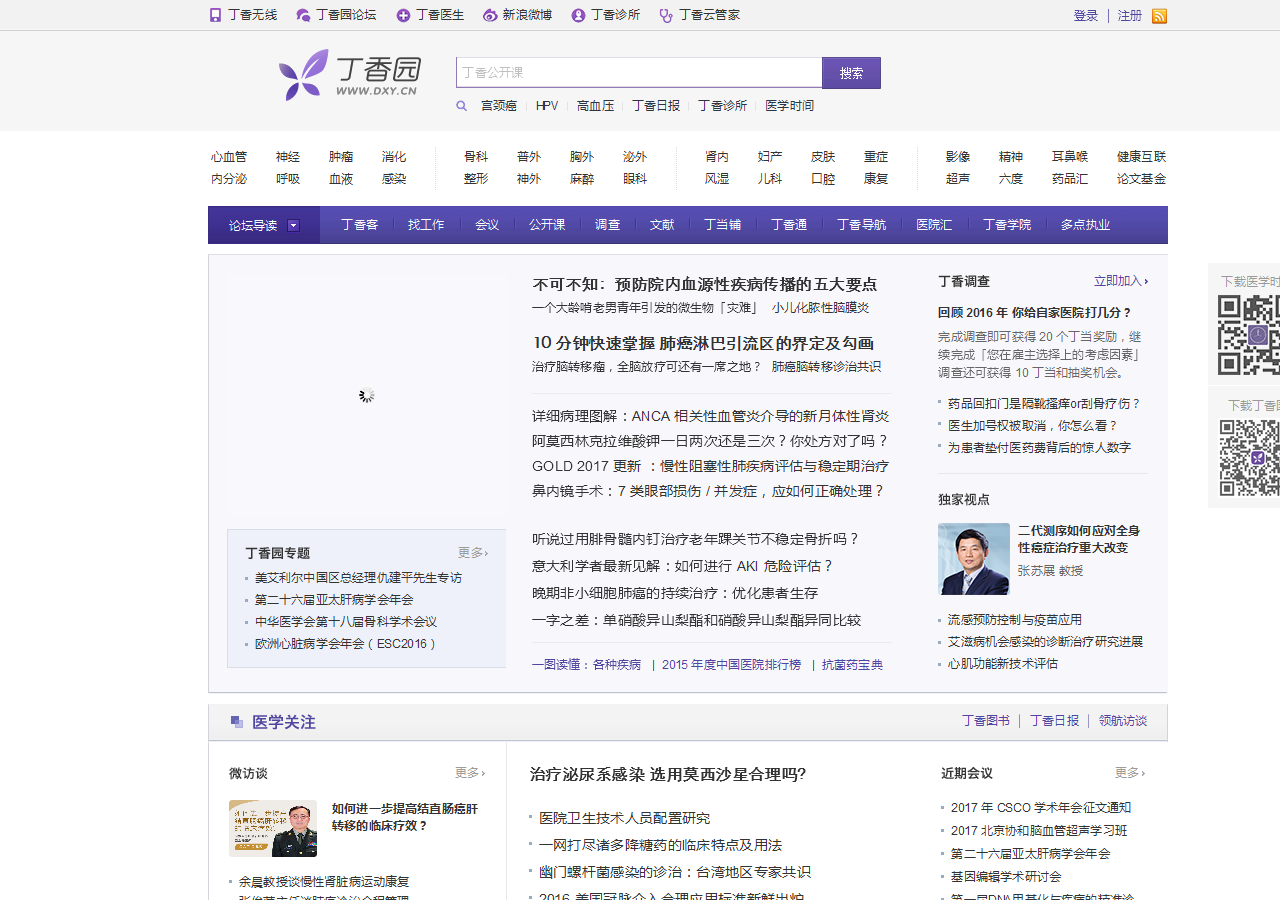
<file: 首页_old.html>
﻿<!DOCTYPE html>
<html>
  <head>
    <title>首页 old</title>
    <meta http-equiv="X-UA-Compatible" content="IE=edge"/>
    <meta http-equiv="content-type" content="text/html; charset=utf-8"/>
    <meta name="apple-mobile-web-app-capable" content="yes"/>
    <link href="resources/css/jquery-ui-themes.css" type="text/css" rel="stylesheet"/>
    <link href="resources/css/axure_rp_page.css" type="text/css" rel="stylesheet"/>
    <link href="data/styles.css" type="text/css" rel="stylesheet"/>
    <link href="files/首页_old/styles.css" type="text/css" rel="stylesheet"/>
    <script src="resources/scripts/jquery-1.7.1.min.js"></script>
    <script src="resources/scripts/jquery-ui-1.8.10.custom.min.js"></script>
    <script src="resources/scripts/axure/axQuery.js"></script>
    <script src="resources/scripts/axure/globals.js"></script>
    <script src="resources/scripts/axutils.js"></script>
    <script src="resources/scripts/axure/annotation.js"></script>
    <script src="resources/scripts/axure/axQuery.std.js"></script>
    <script src="resources/scripts/axure/doc.js"></script>
    <script src="data/document.js"></script>
    <script src="resources/scripts/messagecenter.js"></script>
    <script src="resources/scripts/axure/events.js"></script>
    <script src="resources/scripts/axure/recording.js"></script>
    <script src="resources/scripts/axure/action.js"></script>
    <script src="resources/scripts/axure/expr.js"></script>
    <script src="resources/scripts/axure/geometry.js"></script>
    <script src="resources/scripts/axure/flyout.js"></script>
    <script src="resources/scripts/axure/ie.js"></script>
    <script src="resources/scripts/axure/model.js"></script>
    <script src="resources/scripts/axure/repeater.js"></script>
    <script src="resources/scripts/axure/sto.js"></script>
    <script src="resources/scripts/axure/utils.temp.js"></script>
    <script src="resources/scripts/axure/variables.js"></script>
    <script src="resources/scripts/axure/drag.js"></script>
    <script src="resources/scripts/axure/move.js"></script>
    <script src="resources/scripts/axure/visibility.js"></script>
    <script src="resources/scripts/axure/style.js"></script>
    <script src="resources/scripts/axure/adaptive.js"></script>
    <script src="resources/scripts/axure/tree.js"></script>
    <script src="resources/scripts/axure/init.temp.js"></script>
    <script src="files/首页_old/data.js"></script>
    <script src="resources/scripts/axure/legacy.js"></script>
    <script src="resources/scripts/axure/viewer.js"></script>
    <script src="resources/scripts/axure/math.js"></script>
    <script type="text/javascript">
      $axure.utils.getTransparentGifPath = function() { return 'resources/images/transparent.gif'; };
      $axure.utils.getOtherPath = function() { return 'resources/Other.html'; };
      $axure.utils.getReloadPath = function() { return 'resources/reload.html'; };
    </script>
  </head>
  <body>
    <div id="base" class="">
    </div>
  </body>
</html>
</file>
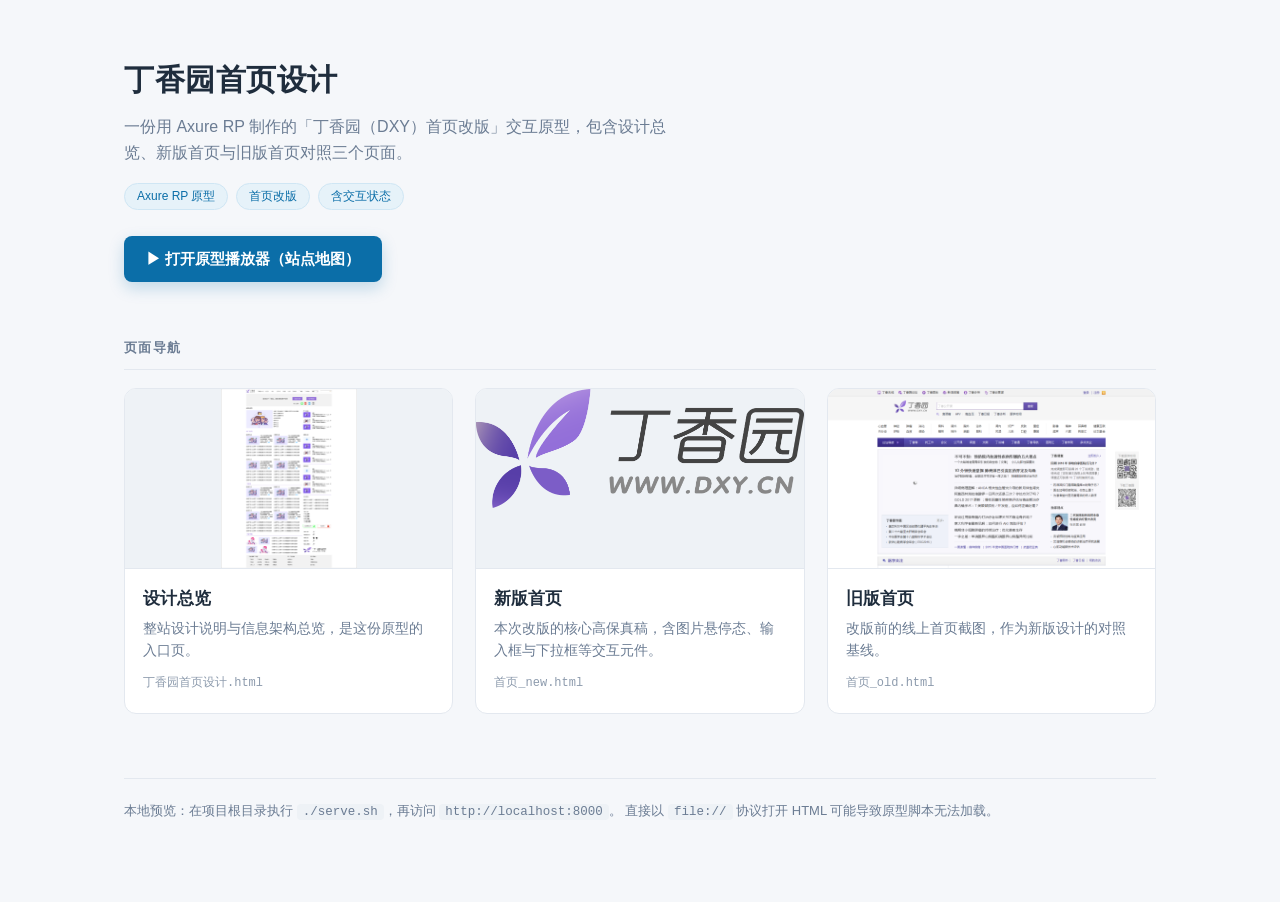
<file: resources/reload.html>
﻿<html>
	<head>
		<title></title>
	</head>
	<body>
	
	<script language="javascript">
	function getUrl() {
      var query = window.location.hash.substring(1);
      var vars = query.split("&&&");
      for (var i=0;i<vars.length;i++) {
        var url = vars[i];
        return decodeURI(url).replace("html%23","html#");
      } 
    }

    var rel = '../';
    var url = getUrl();
    if (url.indexOf(":") > 0 && url.indexOf(":") < 10) rel = '';
	self.location.href = rel + url;
	</script>
	
	</body>
</html>
</file>
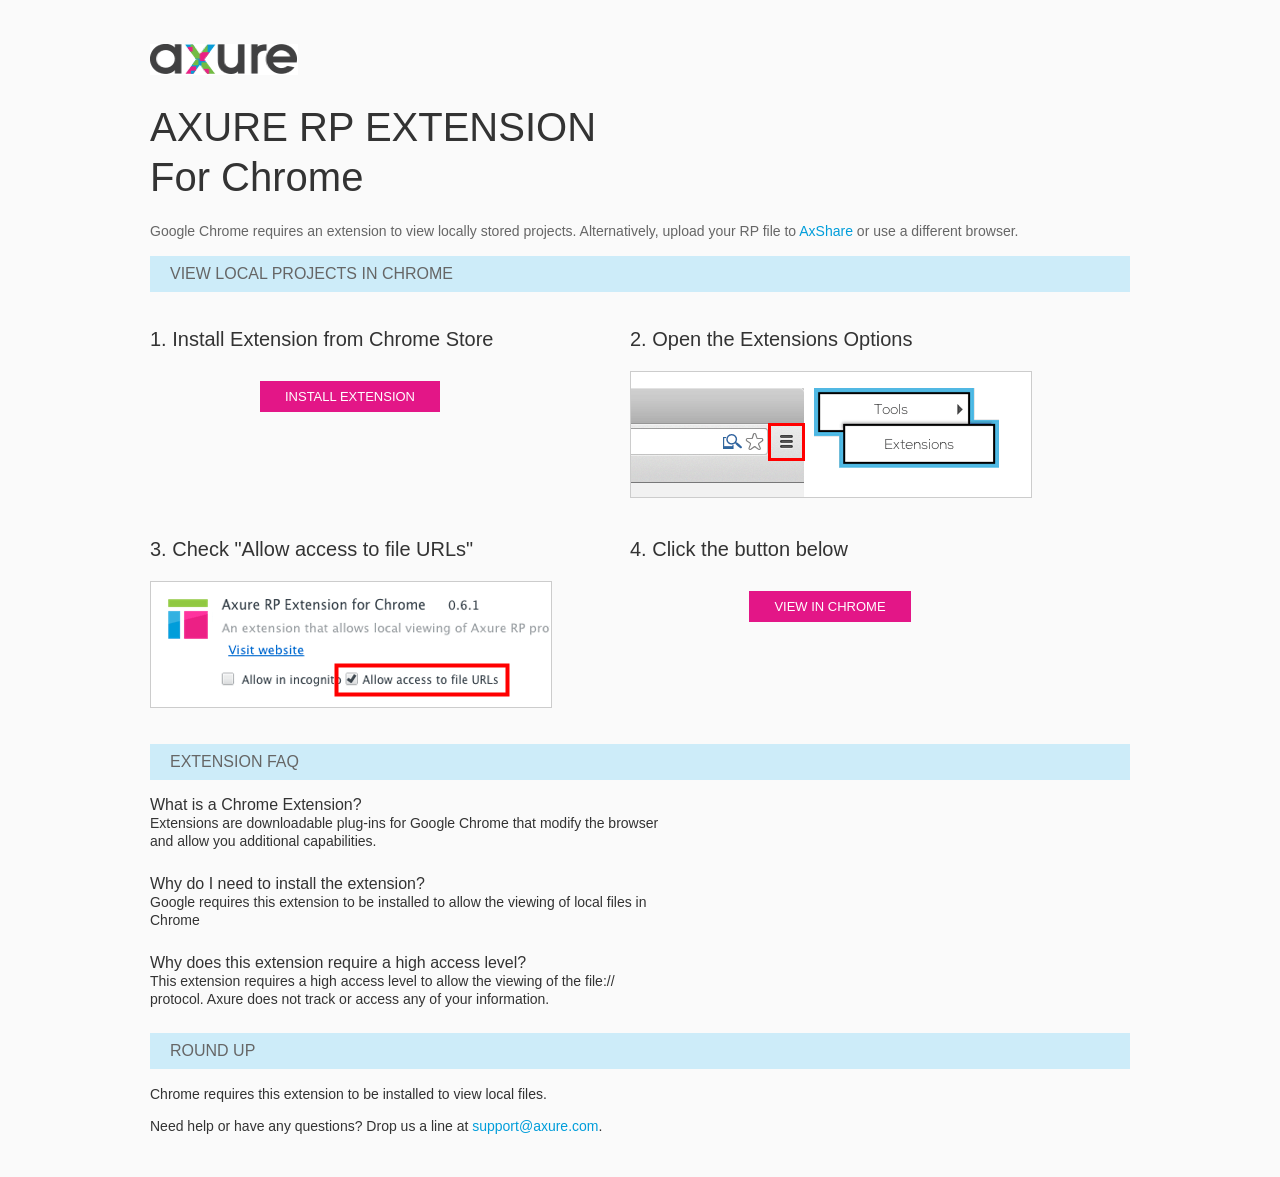
<file: resources/chrome/chrome.html>
<html>
<head>
    <title>Install the Axure RP Chrome Extension</title>
    <style type="text/css">
        *
        {
            font-family: Helvetica, Arial, sans-serif;
        }
        body
        {
            text-align: center;
            background-color: #fafafa;
        }
        p
        {
            font-size: 14px;
            line-height: 18px;
            color: #333333;
        }
        div.container
        {
            width: 980px;
            margin-left: auto;
            margin-right: auto;
            text-align: left;
        }
        a
        {
            text-decoration: none;
            color: #009dda;
        }
        .button
        {
            background: #E31687;
            font: normal 16px Arial, sans-serif;
            color: #FFFFFF;
            padding: 8px 25px 8px 25px;
            border: 0;
            display: inline-block;
            margin-top: 10px;
            text-transform: uppercase;
            font-size: 13px;
        }
        a:hover.button
        {
            opacity: .8;
        }
        div.left
        {
            width: 400px;
            float: left;
            margin-right: 80px;
        }
        div.right
        {
            width: 400px;
            float: left;
        }
        div.buttonContainer
        {
            text-align: center;
        }
        h1
        {
            font-size: 40px;
            color: #333333;
            line-height: 50px;
            margin-bottom: 20px;
            font-weight: normal;
        }
        h2
        {
            font-size: 38px;
            font-weight: normal;
            color: #08639C;
            text-align: center;
        }
        h3
        {
            font-size: 20px;
            color: #333333;
            font-weight: normal;
        }
        .heading
        {
            background-color: #cdecf9;
            height: 36px;
            line-height: 36px;
            padding-left: 20px;
            font-size: 16px;
            color: #666666;
        }
        span.faq
        {
            font-size: 16px;
            font-weight: normal;
            color: #333333;
            display: block;
        }
    </style>
</head>
<body>
    <div class="container">
        <br />
        <br />
        <img src="axure_logo.gif" alt="axure" />
        <br />
        <h1>
            AXURE RP EXTENSION<br />
            For Chrome</h1>
        <p style="font-size: 14px; color: #666666; margin-top: 10px;">
            Google Chrome requires an extension to view locally stored projects. Alternatively,
            upload your RP file to <a href="https://share.axure.com">AxShare</a> or use a different
            browser.</p>
        <h3 class="heading">
            VIEW LOCAL PROJECTS IN CHROME</h3>
        <div class="left">
            <h3>
                1. Install Extension from Chrome Store</h3>
            <div class="buttonContainer">
                <a class="button" href="https://chrome.google.com/webstore/detail/dogkpdfcklifaemcdfbildhcofnopogp"
                    target="_blank">Install Extension</a>
            </div>
        </div>
        <div class="right">
            <h3>
                2. Open the Extensions Options</h3>
            <img src="extensions_menu.gif" alt="extensions" />
        </div>
        <div style="clear: both; height: 20px;">
            &nbsp;</div>
        <div class="left">
            <h3>
                3. Check "Allow access to file URLs"</h3>
            <img src="allow_access.gif" alt="allow access" />
        </div>
        <div class="right">
            <h3>
                4. Click the button below</h3>
            <div class="buttonContainer">
                <a class="button" href="../../start.html">View in Chrome</a>
            </div>
        </div>
        <div style="clear: both; height: 20px;">
        </div>
        <h3 class="heading">
            EXTENSION FAQ</h3>
        <p>
            <span class="faq">What is a Chrome Extension?</span> Extensions are downloadable
            plug-ins for Google Chrome that modify the browser<br />
            and allow you additional capabilities.
        </p>
        <p style="margin-top: 25px;">
            <span class="faq">Why do I need to install the extension?</span> Google requires
            this extension to be installed to allow the viewing of local files in<br />
            Chrome
        </p>
        <p style="margin-top: 25px; margin-bottom: 25px;">
            <span class="faq">Why does this extension require a high access level?</span> This
            extension requires a high access level to allow the viewing of the file://<br />
            protocol. Axure does not track or access any of your information.
        </p>
        <h3 class="heading">
            ROUND UP</h3>
        <p>
            Chrome requires this extension to be installed to view local files.</p>
        <p>
            Need help or have any questions? Drop us a line at <a href="mailto:support@axure.com">
                support@axure.com</a>.
        </p>
        <div style="clear: both; height: 20px;">
        </div>
    </div>
</body>
</html>
</file>
<file: resources/css/default.css>
﻿body {
  font-family : Arial, Helvetica, Sans-Serif;
  background-color: #8f949a;
  overflow:hidden;
}
a {
  cursor: pointer;
}

input[type="radio"], input[type="checkbox"] {
    margin: 0px 9px 0px 0px;
    vertical-align: bottom;
}

input {
    -webkit-box-sizing: border-box;
    -moz-box-sizing: border-box;
    box-sizing: border-box;
}

#maximizePanelContainer {
  font-size: 4px;
  position:absolute;
  left: 0px;
  top: 0px;
  width: 55px;
  height: 20px;
  overflow: visible;
  z-index: 1000;
}
#maximizePanelOver {
    position: absolute;
    left: 0px;
    top: 0px;
    width: 55px;
    height: 20px;
}
.maximizePanel {
    position: absolute;
    left: 0px;
    top: 0px;
    width: 55px;
    height: 20px;
    background: #a2a2a2 url('../images/expand.png') no-repeat center center;
    background: url('../images/expand.svg') no-repeat center center, linear-gradient(rgba(200,200,200,.5),rgba(200,200,200,.5));
    cursor: pointer;
}

#interfaceControlFrameMinimizeContainer {
  position:absolute;
    top: 0px;
    left: 0px;
  font-size: 2px; /*for IE*/
  text-align: right;
  z-index: 100;
    height: 20px;
    width: 55px;
    background-color: #62666b;
}
#interfaceControlFrameMinimizeContainer a {
    display: inline-block;
    width: 55px;
    height: 20px;
    font-size: 2px;
    background: url('../images/close.png') no-repeat center center;
    background: url('../images/close.svg') no-repeat center center, linear-gradient(transparent,transparent);
    text-decoration: none;
}

.hashover #interfaceControlFrameMinimizeContainer a:hover {
    background: url('../images/close_hover.png') no-repeat center center;
    background: url('../images/close_hover.svg') no-repeat center center, linear-gradient(transparent,transparent);
}

#interfaceControlFrame {
    margin: 0px 0px 0px 55px;
}

#interfaceControlFrameCloseContainer {
    /*display: none;*/
    position:absolute;
    bottom: 0px;
    left: 0px;
    font-size: 9px;
    font-family: 'Trebuchet MS';
    font-weight: bold;
    letter-spacing: 1px;
    z-index: 100;
    width: 55px;
    background-color: #62666b;
    text-align: center;  
}
#interfaceControlFrameCloseContainer a {
    display: inline-block;
    width: 55px;
    color: #ffffff;
    padding: 5px 0px;
}

#interfaceControlFrameHeader li a {
    display: block;
    width: 54px;
    height: 78px;
    text-align: center;
    padding-top: 50px;
    outline: none;
    margin-right: 1px;
    text-decoration: none;
    color: #ffffff;
    white-space: nowrap;
    background-color: transparent;
    background-repeat: no-repeat;
    background-position: 50% 17px;
    box-sizing: border-box;
    -moz-box-sizing: border-box;
    -webkit-box-sizing: border-box;
    border-left: 4px solid transparent;
    border-right: 4px solid transparent;
}

.hashover #interfaceControlFrameHeader li a:hover {
    background-color: transparent;
    background-repeat: no-repeat;
    background-position: 50% 17px;
    color: #c2c2c2;
}

#interfaceControlFrameHeader li a.selected, #interfaceControlFrameHeader li a.selected:hover {
    background-color: #f5f5f5;
    background-repeat: no-repeat;
    background-position: 50% 17px;
    color: #62666b;
    border-left: 5px solid #138CDD;
}

#interfaceControlFrameHeaderContainer {
    float: left;
    overflow: visible;
    width: 55px;
    margin-left: -55px;
    margin-top: 20px;
}

#interfaceControlFrameHeader {
    position: relative;
    list-style: none;
    font-size: 8px;
    z-index: 50;
    font-family: 'Trebuchet MS';
    font-weight: bold;
    letter-spacing: 1px;
}

#interfaceControlFrameContainer {
    float: right;
    background-color: #f5f5f5;
    overflow: hidden;
    width: 100%;
}

#interfaceControlFrameLogoContainer {
  background-color: White;
  padding: 20px 10px 10px 10px;
  overflow: hidden;
}

#interfaceControlFrameLogoImageContainer {
  text-align: center;
}

#interfaceControlFrameLogoCaptionContainer {
  text-align: center;
  margin: 5px 10px 0px 10px;
  font-size: 12px;
  color: #4a4a4a;
}

#logoImage {
    width: 100%;
}

.emptyStateContainer {
    text-align: center;
    padding: 0px 10px;
    margin-top: 32px
}

.emptyStateTitle {
    margin: 0px 0px 9px 0px;
    font-weight: bold;
}

.emptyStateContent {
    line-height: 16px;
}

.dottedDivider {
    height: 2px;
    margin: 15px 0px 15px 0px;
    background: url('../images/divider.png') no-repeat center center;
    background: url('../images/divider.svg') no-repeat center center, linear-gradient(transparent,transparent);
}

.nondottedDivider {
    height: 2px;
    margin: 9px 0px 9px 0px;
}
</file>
<file: plugins/sitemap/styles/sitemap.css>
﻿
#sitemapHost {
    font-size: 12px;
    color:#4a4a4a;
    height: 100%;
}

#sitemapHostBtn a {
    background: url('images/sitemap_on.png');
    background: url('images/sitemap_on.svg'),linear-gradient(transparent, transparent);
}

.hashover #sitemapHostBtn a:hover {
    background: url('images/sitemap_hover.png');
    background: url('images/sitemap_hover.svg'),linear-gradient(transparent, transparent);
}

#sitemapHostBtn a.selected, #sitemapHostBtn a.selected:hover {
    background: url('images/sitemap_off.png');
    background: url('images/sitemap_off.svg'),linear-gradient(transparent, transparent);
}

#sitemapHost .pageButtonHeader {
    top: -27px;
}

#sitemapTreeContainer {
    overflow: auto;
    width: 100%;
    height: 100%;
    -webkit-overflow-scrolling: touch;
}

.sitemapTree {
    margin: 0px 0px 10px 0px;
    overflow:visible;
}

.sitemapTree ul {
    list-style-type: none;
    margin: 0px 0px 0px 0px;
    padding-left: 0px;
}

.sitemapPlusMinusLink 
{
}

.sitemapMinus 
{
	vertical-align:middle;
    background: url('images/minus.gif');
    background-repeat: no-repeat;
	margin-right: 3px;	
	margin-bottom: 1px;
    height:9px;
    width:9px;
    display:inline-block;
}

.sitemapPlus 
{
	vertical-align:middle;
    background: url('images/plus.gif');
    background-repeat: no-repeat;
	margin-right: 3px;	
	margin-bottom: 1px;
	height:9px;
    width:9px;
    display:inline-block;
}

.sitemapPageLink 
{
    margin-left: 0px;
}

.sitemapPageIcon 
{
	margin: 0px 0px -3px 4px;
    width: 16px;
    height: 16px;
    display: inline-block;
    background: url('images/page.png') no-repeat center center;
    background: url('images/page.svg') no-repeat center center, linear-gradient(transparent,transparent);
}

.sitemapFlowIcon
{
    background: url('images/flow.png') no-repeat center center;
    background: url('images/flow.svg') no-repeat center center, linear-gradient(transparent,transparent);
}

.sitemapFolderIcon
{
    background: url('images/folder_closed.png') no-repeat center center;
    background: url('images/folder_closed.svg') no-repeat center center, linear-gradient(transparent,transparent);
}

.sitemapFolderOpenIcon
{
    background: url('images/folder_open.png') no-repeat center center;
    background: url('images/folder_open.svg') no-repeat center center, linear-gradient(transparent,transparent);
}

.sitemapPageName 
{
    margin-left: 7px;
}

.sitemapNode 
{
    /*margin:4px 0px 4px 0px;*/
    white-space:nowrap;
}

.sitemapPageLinkContainer {
    /*display: inline-block;*/
    margin-left: 0px;
    padding: 4px 0px 4px 0px;
}
/*
.sitemapNode div
{
	padding-top: 1px; 
	padding-bottom: 3px;
    padding-left: 20px;
	height: 14px;
}
*/

.sitemapExpandableNode 
{
	margin-left: 0px;
}

.sitemapHighlight 
{
    /*display: inline-block;*/
	background-color : #C8E0F0;
    font-weight: bold;
}

.sitemapGreyedName
{
	color: #AAA;
}


.pluginNameHeader
{
    font-family: 'Trebuchet MS';
	font-size: 12px;
    letter-spacing: 1px;
	/*font-weight: bold;*/
	white-space: nowrap;
    margin-bottom: 5px;
}

.pageNameHeader
{
    font-family: 'Trebuchet MS';
    /*display: inline-block;*/
    /*float: left;*/
	font-size: 15px;
	font-weight: bold;
	/*height: 23px;*/
    padding-right: 77px;
	white-space: nowrap;
    overflow: hidden;
    text-overflow: ellipsis;
}

.pageButtonHeader
{
    float: right;
    position: relative;
    /*width: 72px;*/
	height: 24px;
    top: -22px;
    margin-bottom: -24px;
}

.sitemapHeader
{
    padding-top: 27px;
    border-bottom: 1px solid #d9d9d9;
    min-width: 110px;
}

.sitemapToolbar {
    margin: 0px 5px 14px 12px;
}

.sitemapToolbarButton
{
    float: left;
    width: 22px;
    height: 22px;
    border: 1px solid transparent;
}

#linksButton {
    background: url('images/share.png') no-repeat center center;
    background: url('images/share.svg') no-repeat center center, linear-gradient(transparent,transparent);
}

#linksButton:hover {
    background: url('images/share_hover.png') no-repeat center center;
    background: url('images/share_hover.svg') no-repeat center center, linear-gradient(transparent,transparent);
}

#linksButton.sitemapToolbarButtonSelected, .hashover #linksButton.sitemapToolbarButtonSelected:hover {
    background: url('images/share_on.png') no-repeat center center;
    background: url('images/share_on.svg') no-repeat center center, linear-gradient(transparent,transparent);
}

#adaptiveButton {
    background: url('images/views.png') no-repeat center center;
    background: url('images/views.svg') no-repeat center center, linear-gradient(transparent,transparent);
}

#adaptiveButton:hover {
    background: url('images/views_hover.png') no-repeat center center;
    background: url('images/views_hover.svg') no-repeat center center, linear-gradient(transparent,transparent);
}

#adaptiveButton.sitemapToolbarButtonSelected, #adaptiveButton.sitemapToolbarButtonSelected:hover {
    background: url('images/views_on.png') no-repeat center center;
    background: url('images/views_on.svg') no-repeat center center, linear-gradient(transparent,transparent);
}

#highlightInteractiveButton {
    background: url('images/hotspots.png') no-repeat center center;
    background: url('images/hotspots.svg') no-repeat center center, linear-gradient(transparent,transparent);
    margin-top: 1px;
}

#highlightInteractiveButton:hover {
    background: url('images/hotspots_hover.png') no-repeat center center;
    background: url('images/hotspots_hover.svg') no-repeat center center, linear-gradient(transparent,transparent);
}

#highlightInteractiveButton.sitemapToolbarButtonSelected, #highlightInteractiveButton.sitemapToolbarButtonSelected:hover {
    background: url('images/hotspots_on.png') no-repeat center center;
    background: url('images/hotspots_on.svg') no-repeat center center, linear-gradient(transparent,transparent);
}

/*#variablesButton {
    background: url('images/229_variables_16.png') no-repeat center center;
}*/

#searchButton {
    background: url('images/232_search_16.png') no-repeat center center;
}

.sitemapLinkContainer
{
	margin-top: 8px;
	padding-right: 5px;
	/*font-size: 12px;*/
}

.sitemapLinkField 
{
	width: 100%;
	font-size: 12px;
	margin-top: 3px;
    padding: 5px;
}

.sitemapRadioSelected {
    font-weight: bold;
}

.sitemapOptionContainer
{
	margin-top: 8px;
	padding-right: 5px;
	/*font-size: 12px;*/
}

#sitemapOptionsDiv
{
	margin-top: 10px;
	/*margin-left: 16px;*/
}

#viewSelectDiv
{
    padding: 2px 0px 0px 0px;
	/*margin-left: 5px;*/
}

#viewSelect
{
	width: 70%;
}

.sitemapUrlOption
{
	padding-bottom: 8px;
}

.optionLabel
{
	font-size: 12px;
}

.sitemapPopupContainer
{
    display: none;
    position: absolute;
	background-color: #F4F4F4;
	border: 1px solid #B9B9B9;
	padding: 5px 5px 5px 5px;
	margin: 5px 0px 0px 5px;
    z-index: 1;
}

#sitemapLinksContainer {
    border-top: 1px solid #d9d9d9;
    padding: 10px;
    margin-left: 0px;
    /*line-height: 18px;*/
}

#adaptiveViewsContainer {
    border-top: 1px solid #d9d9d9;
    padding: 10px;
    margin-left: 0px;
    line-height: 18px;
}

.adaptiveViewOption
{
	padding: 2px;
}

.adaptiveViewOption:hover
{ 
	background-color: rgb(204,235,248);
	cursor: pointer;
}

.currentAdaptiveView {
    font-weight: bold;
}

.adaptiveCheckboxDiv {
	height: 15px;
	width: 15px;
	float: left;
}

.checkedAdaptive {
	background: url('images/adaptivecheck.png') no-repeat center center;
}

/*#variablesContainer 
{
	max-height: 350px;
	overflow: auto;
}*/

/*#variablesClearLink 
{
	color: #069;
	left: 5px;
}*/

#searchDiv {
    padding: 8px 12px 11px 12px;
}

#searchBox {
    width: 100%;
    border: none;
    border-top: 1px solid #d9d9d9;
    /*border-bottom: 1px solid #d9d9d9;*/
    padding: 5px;
    font-size: 12px;
}

.searchBoxHint 
{
	color: #8f949a;
	/*font-style: italic;*/
}

#sitemapLinksPageName
{
	font-weight: bold;
}

#sitemapOptionsHeader
{
	font-weight: bold;
}
</file>
<file: plugins/page_notes/styles/page_notes.css>
﻿#pageNotesHost {
    font-size: 12px;
    color:#4a4a4a;
    height: 100%;
}

#pageNotesHostBtn a {
    background: url('images/notes_on.png');
    background: url('images/notes_on.svg'),linear-gradient(transparent, transparent);
}

.hashover #pageNotesHostBtn a:hover {
    background: url('images/notes_hover.png');
    background: url('images/notes_hover.svg'),linear-gradient(transparent, transparent);
}

#pageNotesHostBtn a.selected, #pageNotesHostBtn a.selected:hover {
    background: url('images/notes_off.png');
    background: url('images/notes_off.svg'),linear-gradient(transparent, transparent);
}

#footnotesButton {
    background: url('images/footnotes.png') no-repeat center center;
    background: url('images/footnotes.svg') no-repeat center center,linear-gradient(transparent, transparent);
}

#footnotesButton:hover {
    background: url('images/footnotes_hover.png') no-repeat center center;
    background: url('images/footnotes_hover.svg') no-repeat center center,linear-gradient(transparent, transparent);
}

#footnotesButton.sitemapToolbarButtonSelected, #footnotesButton.sitemapToolbarButtonSelected:hover {
    background: url('images/footnotes_on.png') no-repeat center center;
    background: url('images/footnotes_on.svg') no-repeat center center,linear-gradient(transparent, transparent);
}

.nextPageButton {
    background: url('images/forward.png') no-repeat center center;
    background: url('images/forward.svg') no-repeat center center,linear-gradient(transparent, transparent);    
}

.nextPageButton:hover {
    background: url('images/forward_hover.png') no-repeat center center;
    background: url('images/forward_hover.svg') no-repeat center center,linear-gradient(transparent, transparent);    
}

.prevPageButton {
    background: url('images/back.png') no-repeat center center;
    background: url('images/back.svg') no-repeat center center,linear-gradient(transparent, transparent);    
}

.prevPageButton:hover {
    background: url('images/back_hover.png') no-repeat center center;
    background: url('images/back_hover.svg') no-repeat center center,linear-gradient(transparent, transparent);    
}

#pageNotesScrollContainer 
{
    overflow: auto;
    width: 100%;
    /*height: 100%;*/
    -webkit-overflow-scrolling: touch;
}    

#pageNotesContainer 
{
    /*padding: 10px 10px 10px 12px;*/
}

#pageNotesContent 
{
	overflow: visible;
}

.pageNoteContainer 
{
    padding: 10px;
}

.pageNoteName 
{
    font-family: 'Trebuchet MS';
	font-size: 14px;
    font-weight: bold;
	margin-bottom: 5px;
	/*text-decoration: underline;*/
	white-space: nowrap;
}

.pageNote 
{
    line-height: 21px;
	/*margin-bottom: 20px;*/
}

.widgetNoteContainer {
    padding: 10px;
    border-bottom: 1px solid transparent;
    border-top: 1px solid transparent;
    cursor: pointer;
}

.widgetNoteContainerSelected {
    background-color: white;
    border-bottom: 1px solid #c2c2c2;
    border-top: 1px solid #c2c2c2;
}

/*.widgetNoteContainer:hover {
    background-color: white;
    //border-bottom: 1px solid #c2c2c2;
    //border-top: 1px solid #c2c2c2;
}*/

.widgetNoteFootnote {
    display: inline-block;
    /*vertical-align: top;
    margin: 2px 5px 10px 0px;
    padding: 1px 6px;
    font-size: 10px;
    color: #ffffff;
    background-color: #0a6cd6;*/
    width: 13px;
    height: 12px;
    padding-top: 1px;
    text-align: center;
    background-color: #138CDD;
    /*-moz-box-shadow: 1px 1px 3px #aaa;
    -webkit-box-shadow: 1px 1px 3px #aaa;
    box-shadow: 1px 1px 3px #aaa;*/
    font-size: 0px;
    margin-right: 8px;
}

div.annnoteline {
    display: inline-block;
    width: 9px;
    height: 1px;
    border-bottom: 1px solid white;
    margin-top: 1px;
}

.widgetNoteLabel {
    display: inline-block;
    vertical-align: top;
    font-family: 'Trebuchet MS';
	font-size: 14px;
    font-weight: bold;
	margin-bottom: 5px;    
}

.noteLink {
    text-decoration: inherit;
    color: inherit;
}

.noteLink:hover {
    background-color: white;
}
</file>
<file: plugins/recordplay/styles/recordplay.css>
﻿#recordPlayHost {
    font-size: 12px;
    color:#333;
    height: 100%;
}


#recordPlayContainer 
{
    overflow: auto;
    width: 100%;
    height: 100%;
    padding: 10px 10px 10px 10px;
}

#recordPlayToolbar 
{
	margin: 5px 5px 5px 5px;
    height: 22px;
}

#recordPlayToolbar .recordPlayButton
{
    float: left;
    width: 22px;
    height: 22px;
    border: 1px solid transparent;
}

#recordPlayToolbar .recordPlayButton:hover
{
    border: 1px solid rgb(0,157,217);
    background-color : rgb(166,221,242);
}

#recordPlayToolbar .recordPlayButton:active
{
    border: 1px solid rgb(0,157,217);
    background-color : rgb(204,235,248);
}

#recordPlayToolbar .recordPlayButtonSelected {
    border: 1px solid rgb(0,157,217);
    background-color : rgb(204,235,248);    
}

#recordButton {
    background: url('../../sitemap/styles/images/233_hyperlink_16.png') no-repeat center center;
}

#playButton {
    background: url('../../sitemap/styles/images/225_responsive_16.png') no-repeat center center;
}

#stopButton {
    background: url('../../sitemap/styles/images/228_togglenotes_16.png') no-repeat center center;
}

#deleteButton {
    background: url('../../sitemap/styles/images/231_event_16.png') no-repeat center center;
}

#recordNameHeader
{
    /* yeah??*/
	font-size: 13px;
	font-weight: bold;
	height: 23px;
	white-space: nowrap;
}

#recordPlayContent 
{
    /* yeah??*/
	overflow: visible;
}

.recordPlayName 
{
	font-size: 12px;
	margin-bottom: 5px;
	text-decoration: underline;
	white-space: nowrap;
}

.recordPlay 
{
	margin-bottom: 10px;
}
</file>
<file: plugins/debug/styles/debug.css>
﻿#debugHost {
    font-size: 12px;
    color:#4a4a4a;
    height: 100%;
}

#debugHostBtn a {
    background: url('images/variables_on.png');
    background: url('images/variables_on.svg'),linear-gradient(transparent, transparent);
}

.hashover #debugHostBtn a:hover {
    background: url('images/variables_hover.png');
    background: url('images/variables_hover.svg'),linear-gradient(transparent, transparent);
}

#debugHostBtn a.selected, #debugHostBtn a.selected:hover {
    background: url('images/variables_off.png');
    background: url('images/variables_off.svg'),linear-gradient(transparent, transparent);
}

#debugHeader .pageNameHeader {
    padding-right: 0px;
}

#variablesClearLink {
    display: inline-block;
    margin-bottom: 15px;
}

#variablesClearLink:hover {
    color: #0a6cd6;
}

#traceClearLink {
    display: inline-block;
    margin-bottom: 15px;
}

#traceClearLink:hover {
    color: #0a6cd6;
}

#debugScrollContainer 
{
    overflow: auto;
    width: 100%;
    height: 100%;
    -webkit-overflow-scrolling: touch;
}

#debugContainer {
        padding: 10px 10px 10px 10px;
}

.variableName
{
	font-weight: bold;
}

.variableDiv
{
    margin-bottom: 20px;
    line-height: 16px;

}

#variablesContainer {
    padding-bottom: 5px;
    /*overflow: auto;*/
}

#traceContainer {
    padding-top: 15px;
    /*padding: 0px 10px 10px 10px;*/
}

.debugToolbarButton 
{
	font-size: 1em;
	color: #069;
}

.axEventBlock {
    display: inline-block;
    width: 100%;
    margin: 5px 0px 5px 0px;
    line-height: 21px;
}

/*a.axEventBlock:hover {
    background-color: #069;
    color: white;
}*/

.axTime {
    margin: 0px 0px 0px 0px;
    font-size: 11px;
    color: #b1b3b5;
}

.axLabel {
    margin: 0px 0px 5px 0px;
    font-family: 'Trebuchet MS';
    font-size: 14px;
    font-weight: bold;
}

.lastAxEvent {
    margin-bottom: 10px;
    border-bottom: 1px solid #c2c2c2;
    padding-bottom: 10px;
}

.axEvent {
    margin: 0px 0px 5px 0px;
    font-weight: bold;
}

.axCase {
    margin: 0px 0px 5px 8px;
    font-style: italic;
}

.axAction {
    margin: 0px 0px 5px 13px;
}

#traceEmptyState.emptyStateContainer {
    margin-top: 0px;
}

.debugLinksContainer {
    text-align: right;
}
</file>
<file: resources/css/axure_rp_page.css>
﻿/* so the window resize fires within a frame in IE7 */
html, body {
    height: 100%;
}

a {
    color: inherit;
}

p {
    margin: 0px;
    text-rendering: optimizeLegibility;
    font-feature-settings: "kern" 1;
    -webkit-font-feature-settings: "kern";
    -moz-font-feature-settings: "kern";
    -moz-font-feature-settings: "kern=1";
    font-kerning: normal;
}

iframe {
    background: #FFFFFF;
}

/* to match IE with C, FF */
input {
    padding: 1px 0px 1px 0px;
    box-sizing: border-box;
    -moz-box-sizing: border-box;
}

textarea {
    margin: 0px;
    box-sizing: border-box;
    -moz-box-sizing: border-box;
}

div.intcases {
    font-family: arial; 
    font-size: 12px;
    text-align:left; 
    border:1px solid #AAA; 
    background:#FFF none repeat scroll 0% 0%; 
    z-index:9999; 
    visibility:hidden; 
    position:absolute;
    padding: 0px;
    border-radius: 3px;
    white-space: nowrap;
}

div.intcaselink {
    cursor: pointer;
    padding: 3px 8px 3px 8px;
    margin: 5px;
    background:#EEE none repeat scroll 0% 0%; 
    border:1px solid #AAA;
    border-radius: 3px;
}

div.refpageimage {
    position: absolute;
    left: 0px;
    top: 0px;
    font-size: 0px;
    width: 16px;
    height: 16px;
    cursor: pointer;
    background-image: url(images/newwindow.gif);
    background-repeat: no-repeat;
}

div.annnoteimage {
    position: absolute;
    left: 0px;
    top: 0px;
    font-size: 0px;
    /*width: 16px;
    height: 12px;*/
    cursor: help;
    /*background-image: url(images/note.gif);*/
    /*background-repeat: no-repeat;*/
    width: 13px;
    height: 12px;
    padding-top: 1px;
    text-align: center;
    background-color: #138CDD;
    -moz-box-shadow: 1px 1px 3px #aaa;
    -webkit-box-shadow: 1px 1px 3px #aaa;
    box-shadow: 1px 1px 3px #aaa;
}

div.annnoteline {
    display: inline-block;
    width: 9px;
    height: 1px;
    border-bottom: 1px solid white;
    margin-top: 1px;
}

div.annnotelabel {
    position: absolute;
    left: 0px;
    top: 0px;
    font-family: Helvetica,Arial;
    font-size: 10px;
    /*border: 1px solid rgb(166,221,242);*/
    cursor: help;
    /*background:rgb(0,157,217) none repeat scroll 0% 0%;*/ 
    padding: 1px 3px 1px 3px;
    white-space: nowrap;
    color: white;
    
    background-color: #138CDD;
    -moz-box-shadow: 1px 1px 3px #aaa;
    -webkit-box-shadow: 1px 1px 3px #aaa;
    box-shadow: 1px 1px 3px #aaa;
}

.annotation {
    font-size: 12px;
    padding-left: 2px;
    margin-bottom: 5px;
}

.annotationName {
    /*font-size: 13px;
    font-weight: bold;
    margin-bottom: 3px;
    white-space: nowrap;*/

    font-family: 'Trebuchet MS';
    font-size: 14px;
    font-weight: bold;
    margin-bottom: 5px;
    white-space: nowrap;
}

.annotationValue {
    font-family: Arial, Helvetica, Sans-Serif;
    font-size: 12px;
    color: #4a4a4a;
    line-height: 21px;
    margin-bottom: 20px;
}

.noteLink {
    text-decoration: inherit;
    color: inherit;
}

.noteLink:hover {
    background-color: white;
}

/* this is a fix for the issue where dialogs jump around and takes the text-align from the body */
.dialogFix {
    position:absolute;
    text-align:left;
    border: 1px solid #8f949a;
}


@keyframes pulsate {
  from {
    box-shadow: 0 0 10px #15d6ba;
  }
  to {
    box-shadow: 0 0 20px #15d6ba;
  }
}

@-webkit-keyframes pulsate {
  from {
    -webkit-box-shadow: 0 0 10px #15d6ba;
    box-shadow: 0 0 10px #15d6ba;
  }
  to {
    -webkit-box-shadow: 0 0 20px #15d6ba;
    box-shadow: 0 0 20px #15d6ba;
  }
}
 
@-moz-keyframes pulsate {
  from {
    -moz-box-shadow: 0 0 10px #15d6ba;
    box-shadow: 0 0 10px #15d6ba;
  }
  to {
    -moz-box-shadow: 0 0 20px #15d6ba;
    box-shadow: 0 0 20px #15d6ba;
  }
}

.legacyPulsateBorder {
    /*border: 5px solid #15d6ba;
    margin: -5px;*/
    -moz-box-shadow: 0 0 10px 3px #15d6ba;
    box-shadow: 0 0 10px 3px #15d6ba;
}

.pulsateBorder {
  animation-name: pulsate;
  animation-timing-function: ease-in-out;
  animation-duration: 0.9s;
  animation-iteration-count: infinite;
  animation-direction: alternate;
  
  -webkit-animation-name: pulsate;
  -webkit-animation-timing-function: ease-in-out;
  -webkit-animation-duration: 0.9s;
  -webkit-animation-iteration-count: infinite;
  -webkit-animation-direction: alternate;

  -moz-animation-name: pulsate;
  -moz-animation-timing-function: ease-in-out;
  -moz-animation-duration: 0.9s;
  -moz-animation-iteration-count: infinite;
  -moz-animation-direction: alternate;
}

.ax_default_hidden, .ax_default_unplaced{
    display: none;
    visibility: hidden;
}

.widgetNoteSelected {
    -moz-box-shadow: 0 0 10px 3px #138CDD;
    box-shadow: 0 0 10px 3px #138CDD;
    /*-moz-box-shadow: 0 0 20px #3915d6;
    box-shadow: 0 0 20px #3915d6;*/
    /*border: 3px solid #3915d6;*/
    /*margin: -3px;*/
}


.singleImg {
    display: none;
    visibility: hidden;
}
</file>
<file: data/styles.css>
﻿.ax_default {
  font-family:'Arial Normal', 'Arial';
  font-weight:400;
  font-style:normal;
  font-size:13px;
  color:#333333;
  text-align:center;
  line-height:normal;
}
.box_1 {
}
.box_2 {
}
.ellipse {
}
.image {
}
._标题1 {
  font-family:'Arial Normal', 'Arial';
  font-weight:bold;
  font-style:normal;
  font-size:32px;
  text-align:left;
}
._标题2 {
  font-family:'Arial Normal', 'Arial';
  font-weight:bold;
  font-style:normal;
  font-size:24px;
  text-align:left;
}
._标题3 {
  font-family:'Arial Normal', 'Arial';
  font-weight:bold;
  font-style:normal;
  font-size:18px;
  text-align:left;
}
._标题4 {
  font-family:'Arial Normal', 'Arial';
  font-weight:bold;
  font-style:normal;
  font-size:14px;
  text-align:left;
}
._标题5 {
  font-family:'Arial Normal', 'Arial';
  font-weight:bold;
  font-style:normal;
  text-align:left;
}
.heading_6 {
  font-family:'Arial Normal', 'Arial';
  font-weight:bold;
  font-style:normal;
  font-size:10px;
  text-align:left;
}
.label {
  font-size:14px;
  text-align:left;
}
._文本 {
  text-align:left;
}
.line {
}
.text_field {
  color:#000000;
  text-align:left;
}
.droplist {
  color:#000000;
  text-align:left;
}
.tree_node {
  text-align:left;
}
.snapshot {
}
</file>
<file: files/丁香园首页设计/styles.css>
﻿body {
  margin:0px;
  background-image:none;
  position:static;
  left:auto;
  width:1426px;
  margin-left:0;
  margin-right:0;
  text-align:left;
}
#base {
  position:absolute;
  z-index:0;
}
#u0 {
  position:absolute;
  left:141px;
  top:36px;
  width:138px;
  height:425px;
}
#u0_children {
  position:absolute;
  left:0px;
  top:0px;
  width:0px;
  height:0px;
}
#u1 {
  position:absolute;
  left:0px;
  top:0px;
  width:119px;
  height:20px;
}
#u2_img {
  position:absolute;
  left:0px;
  top:0px;
  width:9px;
  height:9px;
}
#u2 {
  position:absolute;
  left:6px;
  top:6px;
  width:9px;
  height:9px;
}
#u2_img.selected {
}
#u2.selected {
}
#u3 {
  position:absolute;
  left:2px;
  top:-4px;
  width:5px;
  visibility:hidden;
  word-wrap:break-word;
}
#u4_div {
  position:absolute;
  left:0px;
  top:0px;
  width:97px;
  height:20px;
  background:inherit;
  background-color:rgba(255, 255, 255, 0);
  border:none;
  border-radius:0px;
  -moz-box-shadow:none;
  -webkit-box-shadow:none;
  box-shadow:none;
}
#u4 {
  position:absolute;
  left:22px;
  top:0px;
  width:97px;
  height:20px;
}
#u5 {
  position:absolute;
  left:3px;
  top:2px;
  width:92px;
  white-space:nowrap;
}
#u1_children {
  position:absolute;
  left:0px;
  top:0px;
  width:0px;
  height:0px;
}
#u6 {
  position:absolute;
  left:20px;
  top:20px;
  width:56px;
  height:20px;
}
#u7_img {
  position:absolute;
  left:0px;
  top:0px;
  width:9px;
  height:9px;
}
#u7 {
  position:absolute;
  left:6px;
  top:6px;
  width:9px;
  height:9px;
}
#u7_img.selected {
}
#u7.selected {
}
#u8 {
  position:absolute;
  left:2px;
  top:-4px;
  width:5px;
  visibility:hidden;
  word-wrap:break-word;
}
#u9_div {
  position:absolute;
  left:0px;
  top:0px;
  width:34px;
  height:20px;
  background:inherit;
  background-color:rgba(255, 255, 255, 0);
  border:none;
  border-radius:0px;
  -moz-box-shadow:none;
  -webkit-box-shadow:none;
  box-shadow:none;
}
#u9 {
  position:absolute;
  left:22px;
  top:0px;
  width:34px;
  height:20px;
}
#u10 {
  position:absolute;
  left:3px;
  top:2px;
  width:29px;
  white-space:nowrap;
}
#u6_children {
  position:absolute;
  left:0px;
  top:0px;
  width:0px;
  height:0px;
}
#u11 {
  position:absolute;
  left:20px;
  top:20px;
  width:93px;
  height:20px;
}
#u12_div {
  position:absolute;
  left:0px;
  top:0px;
  width:71px;
  height:20px;
  background:inherit;
  background-color:rgba(255, 255, 255, 0);
  border:none;
  border-radius:0px;
  -moz-box-shadow:none;
  -webkit-box-shadow:none;
  box-shadow:none;
}
#u12 {
  position:absolute;
  left:22px;
  top:0px;
  width:71px;
  height:20px;
}
#u13 {
  position:absolute;
  left:3px;
  top:2px;
  width:66px;
  white-space:nowrap;
}
#u14 {
  position:absolute;
  left:20px;
  top:40px;
  width:67px;
  height:20px;
}
#u15_div {
  position:absolute;
  left:0px;
  top:0px;
  width:45px;
  height:20px;
  background:inherit;
  background-color:rgba(255, 255, 255, 0);
  border:none;
  border-radius:0px;
  -moz-box-shadow:none;
  -webkit-box-shadow:none;
  box-shadow:none;
}
#u15 {
  position:absolute;
  left:22px;
  top:0px;
  width:45px;
  height:20px;
}
#u16 {
  position:absolute;
  left:3px;
  top:2px;
  width:40px;
  white-space:nowrap;
}
#u17 {
  position:absolute;
  left:20px;
  top:60px;
  width:54px;
  height:20px;
}
#u18_div {
  position:absolute;
  left:0px;
  top:0px;
  width:32px;
  height:20px;
  background:inherit;
  background-color:rgba(255, 255, 255, 0);
  border:none;
  border-radius:0px;
  -moz-box-shadow:none;
  -webkit-box-shadow:none;
  box-shadow:none;
}
#u18 {
  position:absolute;
  left:22px;
  top:0px;
  width:32px;
  height:20px;
}
#u19 {
  position:absolute;
  left:3px;
  top:2px;
  width:27px;
  white-space:nowrap;
}
#u20 {
  position:absolute;
  left:20px;
  top:80px;
  width:67px;
  height:20px;
}
#u21_div {
  position:absolute;
  left:0px;
  top:0px;
  width:45px;
  height:20px;
  background:inherit;
  background-color:rgba(255, 255, 255, 0);
  border:none;
  border-radius:0px;
  -moz-box-shadow:none;
  -webkit-box-shadow:none;
  box-shadow:none;
}
#u21 {
  position:absolute;
  left:22px;
  top:0px;
  width:45px;
  height:20px;
}
#u22 {
  position:absolute;
  left:3px;
  top:2px;
  width:40px;
  white-space:nowrap;
}
#u23 {
  position:absolute;
  left:20px;
  top:100px;
  width:54px;
  height:20px;
}
#u24_div {
  position:absolute;
  left:0px;
  top:0px;
  width:32px;
  height:20px;
  background:inherit;
  background-color:rgba(255, 255, 255, 0);
  border:none;
  border-radius:0px;
  -moz-box-shadow:none;
  -webkit-box-shadow:none;
  box-shadow:none;
}
#u24 {
  position:absolute;
  left:22px;
  top:0px;
  width:32px;
  height:20px;
}
#u25 {
  position:absolute;
  left:3px;
  top:2px;
  width:27px;
  white-space:nowrap;
}
#u26 {
  position:absolute;
  left:20px;
  top:120px;
  width:54px;
  height:20px;
}
#u27_div {
  position:absolute;
  left:0px;
  top:0px;
  width:32px;
  height:20px;
  background:inherit;
  background-color:rgba(255, 255, 255, 0);
  border:none;
  border-radius:0px;
  -moz-box-shadow:none;
  -webkit-box-shadow:none;
  box-shadow:none;
}
#u27 {
  position:absolute;
  left:22px;
  top:0px;
  width:32px;
  height:20px;
}
#u28 {
  position:absolute;
  left:3px;
  top:2px;
  width:27px;
  white-space:nowrap;
}
#u29 {
  position:absolute;
  left:20px;
  top:140px;
  width:67px;
  height:20px;
}
#u30_div {
  position:absolute;
  left:0px;
  top:0px;
  width:45px;
  height:20px;
  background:inherit;
  background-color:rgba(255, 255, 255, 0);
  border:none;
  border-radius:0px;
  -moz-box-shadow:none;
  -webkit-box-shadow:none;
  box-shadow:none;
}
#u30 {
  position:absolute;
  left:22px;
  top:0px;
  width:45px;
  height:20px;
}
#u31 {
  position:absolute;
  left:3px;
  top:2px;
  width:40px;
  white-space:nowrap;
}
#u32 {
  position:absolute;
  left:20px;
  top:160px;
  width:67px;
  height:20px;
}
#u33_div {
  position:absolute;
  left:0px;
  top:0px;
  width:45px;
  height:20px;
  background:inherit;
  background-color:rgba(255, 255, 255, 0);
  border:none;
  border-radius:0px;
  -moz-box-shadow:none;
  -webkit-box-shadow:none;
  box-shadow:none;
}
#u33 {
  position:absolute;
  left:22px;
  top:0px;
  width:45px;
  height:20px;
}
#u34 {
  position:absolute;
  left:3px;
  top:2px;
  width:40px;
  white-space:nowrap;
}
#u35 {
  position:absolute;
  left:20px;
  top:180px;
  width:80px;
  height:20px;
}
#u36_div {
  position:absolute;
  left:0px;
  top:0px;
  width:58px;
  height:20px;
  background:inherit;
  background-color:rgba(255, 255, 255, 0);
  border:none;
  border-radius:0px;
  -moz-box-shadow:none;
  -webkit-box-shadow:none;
  box-shadow:none;
}
#u36 {
  position:absolute;
  left:22px;
  top:0px;
  width:58px;
  height:20px;
}
#u37 {
  position:absolute;
  left:3px;
  top:2px;
  width:53px;
  white-space:nowrap;
}
#u38 {
  position:absolute;
  left:20px;
  top:200px;
  width:54px;
  height:20px;
}
#u39_div {
  position:absolute;
  left:0px;
  top:0px;
  width:32px;
  height:20px;
  background:inherit;
  background-color:rgba(255, 255, 255, 0);
  border:none;
  border-radius:0px;
  -moz-box-shadow:none;
  -webkit-box-shadow:none;
  box-shadow:none;
}
#u39 {
  position:absolute;
  left:22px;
  top:0px;
  width:32px;
  height:20px;
}
#u40 {
  position:absolute;
  left:3px;
  top:2px;
  width:27px;
  white-space:nowrap;
}
#u41 {
  position:absolute;
  left:20px;
  top:220px;
  width:67px;
  height:20px;
}
#u42_div {
  position:absolute;
  left:0px;
  top:0px;
  width:45px;
  height:20px;
  background:inherit;
  background-color:rgba(255, 255, 255, 0);
  border:none;
  border-radius:0px;
  -moz-box-shadow:none;
  -webkit-box-shadow:none;
  box-shadow:none;
}
#u42 {
  position:absolute;
  left:22px;
  top:0px;
  width:45px;
  height:20px;
}
#u43 {
  position:absolute;
  left:3px;
  top:2px;
  width:40px;
  white-space:nowrap;
}
#u44 {
  position:absolute;
  left:20px;
  top:260px;
  width:89px;
  height:20px;
}
#u45_div {
  position:absolute;
  left:0px;
  top:0px;
  width:67px;
  height:20px;
  background:inherit;
  background-color:rgba(255, 255, 255, 0);
  border:none;
  border-radius:0px;
  -moz-box-shadow:none;
  -webkit-box-shadow:none;
  box-shadow:none;
}
#u45 {
  position:absolute;
  left:22px;
  top:0px;
  width:67px;
  height:20px;
}
#u46 {
  position:absolute;
  left:3px;
  top:2px;
  width:62px;
  white-space:nowrap;
}
#u47 {
  position:absolute;
  left:20px;
  top:280px;
  width:56px;
  height:20px;
}
#u48_img {
  position:absolute;
  left:0px;
  top:0px;
  width:9px;
  height:9px;
}
#u48 {
  position:absolute;
  left:6px;
  top:6px;
  width:9px;
  height:9px;
}
#u48_img.selected {
}
#u48.selected {
}
#u49 {
  position:absolute;
  left:2px;
  top:-4px;
  width:5px;
  visibility:hidden;
  word-wrap:break-word;
}
#u50_div {
  position:absolute;
  left:0px;
  top:0px;
  width:34px;
  height:20px;
  background:inherit;
  background-color:rgba(255, 255, 255, 0);
  border:none;
  border-radius:0px;
  -moz-box-shadow:none;
  -webkit-box-shadow:none;
  box-shadow:none;
}
#u50 {
  position:absolute;
  left:22px;
  top:0px;
  width:34px;
  height:20px;
}
#u51 {
  position:absolute;
  left:3px;
  top:2px;
  width:29px;
  white-space:nowrap;
}
#u47_children {
  position:absolute;
  left:0px;
  top:0px;
  width:0px;
  height:0px;
}
#u52 {
  position:absolute;
  left:20px;
  top:20px;
  width:80px;
  height:20px;
}
#u53_div {
  position:absolute;
  left:0px;
  top:0px;
  width:58px;
  height:20px;
  background:inherit;
  background-color:rgba(255, 255, 255, 0);
  border:none;
  border-radius:0px;
  -moz-box-shadow:none;
  -webkit-box-shadow:none;
  box-shadow:none;
}
#u53 {
  position:absolute;
  left:22px;
  top:0px;
  width:58px;
  height:20px;
}
#u54 {
  position:absolute;
  left:3px;
  top:2px;
  width:53px;
  white-space:nowrap;
}
#u55 {
  position:absolute;
  left:20px;
  top:40px;
  width:80px;
  height:20px;
}
#u56_div {
  position:absolute;
  left:0px;
  top:0px;
  width:58px;
  height:20px;
  background:inherit;
  background-color:rgba(255, 255, 255, 0);
  border:none;
  border-radius:0px;
  -moz-box-shadow:none;
  -webkit-box-shadow:none;
  box-shadow:none;
}
#u56 {
  position:absolute;
  left:22px;
  top:0px;
  width:58px;
  height:20px;
}
#u57 {
  position:absolute;
  left:3px;
  top:2px;
  width:53px;
  white-space:nowrap;
}
#u58 {
  position:absolute;
  left:20px;
  top:60px;
  width:67px;
  height:20px;
}
#u59_div {
  position:absolute;
  left:0px;
  top:0px;
  width:45px;
  height:20px;
  background:inherit;
  background-color:rgba(255, 255, 255, 0);
  border:none;
  border-radius:0px;
  -moz-box-shadow:none;
  -webkit-box-shadow:none;
  box-shadow:none;
}
#u59 {
  position:absolute;
  left:22px;
  top:0px;
  width:45px;
  height:20px;
}
#u60 {
  position:absolute;
  left:3px;
  top:2px;
  width:40px;
  white-space:nowrap;
}
#u61 {
  position:absolute;
  left:20px;
  top:80px;
  width:80px;
  height:20px;
}
#u62_div {
  position:absolute;
  left:0px;
  top:0px;
  width:58px;
  height:20px;
  background:inherit;
  background-color:rgba(255, 255, 255, 0);
  border:none;
  border-radius:0px;
  -moz-box-shadow:none;
  -webkit-box-shadow:none;
  box-shadow:none;
}
#u62 {
  position:absolute;
  left:22px;
  top:0px;
  width:58px;
  height:20px;
}
#u63 {
  position:absolute;
  left:3px;
  top:2px;
  width:53px;
  white-space:nowrap;
}
#u64 {
  position:absolute;
  left:20px;
  top:380px;
  width:49px;
  height:20px;
}
#u65_img {
  position:absolute;
  left:0px;
  top:0px;
  width:9px;
  height:9px;
}
#u65 {
  position:absolute;
  left:6px;
  top:6px;
  width:9px;
  height:9px;
}
#u65_img.selected {
}
#u65.selected {
}
#u66 {
  position:absolute;
  left:2px;
  top:-4px;
  width:5px;
  visibility:hidden;
  word-wrap:break-word;
}
#u67_div {
  position:absolute;
  left:0px;
  top:0px;
  width:27px;
  height:20px;
  background:inherit;
  background-color:rgba(255, 255, 255, 0);
  border:none;
  border-radius:0px;
  -moz-box-shadow:none;
  -webkit-box-shadow:none;
  box-shadow:none;
}
#u67 {
  position:absolute;
  left:22px;
  top:0px;
  width:27px;
  height:20px;
}
#u68 {
  position:absolute;
  left:3px;
  top:2px;
  width:22px;
  white-space:nowrap;
}
#u64_children {
  position:absolute;
  left:0px;
  top:0px;
  width:0px;
  height:0px;
}
#u69 {
  position:absolute;
  left:20px;
  top:20px;
  width:80px;
  height:20px;
}
#u70_div {
  position:absolute;
  left:0px;
  top:0px;
  width:58px;
  height:20px;
  background:inherit;
  background-color:rgba(255, 255, 255, 0);
  border:none;
  border-radius:0px;
  -moz-box-shadow:none;
  -webkit-box-shadow:none;
  box-shadow:none;
}
#u70 {
  position:absolute;
  left:22px;
  top:0px;
  width:58px;
  height:20px;
}
#u71 {
  position:absolute;
  left:3px;
  top:2px;
  width:53px;
  white-space:nowrap;
}
#u72 {
  position:absolute;
  left:334px;
  top:36px;
  width:1092px;
  height:1435px;
}
#u72_img {
  position:absolute;
  left:0px;
  top:0px;
  width:1092px;
  height:1435px;
}
#u72_ref {
  position:absolute;
  left:1418px;
  top:1461px;
  width:1px;
  height:1px;
}
</file>
<file: files/首页_new/styles.css>
﻿body {
  margin:0px;
  background-image:none;
  position:relative;
  left:-10px;
  width:1000px;
  margin-left:auto;
  margin-right:auto;
  text-align:left;
}
#base {
  position:absolute;
  z-index:0;
}
#u73_img {
  position:absolute;
  left:0px;
  top:0px;
  width:100px;
  height:40px;
}
#u73 {
  position:absolute;
  left:10px;
  top:10px;
  width:100px;
  height:40px;
}
#u74 {
  position:absolute;
  left:2px;
  top:12px;
  width:96px;
  visibility:hidden;
  word-wrap:break-word;
}
#u75_div {
  position:absolute;
  left:0px;
  top:0px;
  width:98px;
  height:30px;
  background:inherit;
  background-color:rgba(255, 255, 255, 0);
  border:none;
  border-radius:0px;
  -moz-box-shadow:none;
  -webkit-box-shadow:none;
  box-shadow:none;
  color:#666666;
  text-align:center;
}
#u75 {
  position:absolute;
  left:126px;
  top:15px;
  width:98px;
  height:30px;
  color:#666666;
  text-align:center;
}
#u75_div.mouseOver {
  position:absolute;
  left:0px;
  top:0px;
  width:98px;
  height:30px;
  background:inherit;
  background-color:rgba(255, 255, 255, 0);
  border:none;
  border-radius:0px;
  -moz-box-shadow:none;
  -webkit-box-shadow:none;
  box-shadow:none;
  color:#666666;
  text-align:center;
}
#u75.mouseOver {
}
#u76 {
  position:absolute;
  left:0px;
  top:7px;
  width:98px;
  word-wrap:break-word;
}
#u77_div {
  position:absolute;
  left:0px;
  top:0px;
  width:98px;
  height:30px;
  background:inherit;
  background-color:rgba(255, 255, 255, 0);
  border:none;
  border-radius:0px;
  -moz-box-shadow:none;
  -webkit-box-shadow:none;
  box-shadow:none;
  color:#666666;
  text-align:center;
}
#u77 {
  position:absolute;
  left:336px;
  top:15px;
  width:98px;
  height:30px;
  color:#666666;
  text-align:center;
}
#u77_div.mouseOver {
  position:absolute;
  left:0px;
  top:0px;
  width:98px;
  height:30px;
  background:inherit;
  background-color:rgba(255, 255, 255, 0);
  border:none;
  border-radius:0px;
  -moz-box-shadow:none;
  -webkit-box-shadow:none;
  box-shadow:none;
  color:#666666;
  text-align:center;
}
#u77.mouseOver {
}
#u78 {
  position:absolute;
  left:0px;
  top:7px;
  width:98px;
  word-wrap:break-word;
}
#u79_div {
  position:absolute;
  left:0px;
  top:0px;
  width:98px;
  height:30px;
  background:inherit;
  background-color:rgba(255, 255, 255, 0);
  border:none;
  border-radius:0px;
  -moz-box-shadow:none;
  -webkit-box-shadow:none;
  box-shadow:none;
  color:#666666;
  text-align:center;
}
#u79 {
  position:absolute;
  left:203px;
  top:15px;
  width:98px;
  height:30px;
  color:#666666;
  text-align:center;
}
#u79_div.mouseOver {
  position:absolute;
  left:0px;
  top:0px;
  width:98px;
  height:30px;
  background:inherit;
  background-color:rgba(255, 255, 255, 0);
  border:none;
  border-radius:0px;
  -moz-box-shadow:none;
  -webkit-box-shadow:none;
  box-shadow:none;
  color:#666666;
  text-align:center;
}
#u79.mouseOver {
}
#u80 {
  position:absolute;
  left:0px;
  top:7px;
  width:98px;
  word-wrap:break-word;
}
#u81_div {
  position:absolute;
  left:0px;
  top:0px;
  width:98px;
  height:30px;
  background:inherit;
  background-color:rgba(255, 255, 255, 0);
  border:none;
  border-radius:0px;
  -moz-box-shadow:none;
  -webkit-box-shadow:none;
  box-shadow:none;
  color:#666666;
  text-align:center;
}
#u81 {
  position:absolute;
  left:268px;
  top:15px;
  width:98px;
  height:30px;
  color:#666666;
  text-align:center;
}
#u81_div.mouseOver {
  position:absolute;
  left:0px;
  top:0px;
  width:98px;
  height:30px;
  background:inherit;
  background-color:rgba(255, 255, 255, 0);
  border:none;
  border-radius:0px;
  -moz-box-shadow:none;
  -webkit-box-shadow:none;
  box-shadow:none;
  color:#666666;
  text-align:center;
}
#u81.mouseOver {
}
#u82 {
  position:absolute;
  left:0px;
  top:7px;
  width:98px;
  word-wrap:break-word;
}
#u83_div {
  position:absolute;
  left:0px;
  top:0px;
  width:98px;
  height:30px;
  background:inherit;
  background-color:rgba(255, 255, 255, 0);
  border:none;
  border-radius:0px;
  -moz-box-shadow:none;
  -webkit-box-shadow:none;
  box-shadow:none;
  color:#666666;
  text-align:center;
}
#u83 {
  position:absolute;
  left:404px;
  top:15px;
  width:98px;
  height:30px;
  color:#666666;
  text-align:center;
}
#u83_div.mouseOver {
  position:absolute;
  left:0px;
  top:0px;
  width:98px;
  height:30px;
  background:inherit;
  background-color:rgba(255, 255, 255, 0);
  border:none;
  border-radius:0px;
  -moz-box-shadow:none;
  -webkit-box-shadow:none;
  box-shadow:none;
  color:#666666;
  text-align:center;
}
#u83.mouseOver {
}
#u84 {
  position:absolute;
  left:0px;
  top:7px;
  width:98px;
  word-wrap:break-word;
}
#u85_div {
  position:absolute;
  left:0px;
  top:0px;
  width:98px;
  height:30px;
  background:inherit;
  background-color:rgba(255, 255, 255, 0);
  border:none;
  border-radius:0px;
  -moz-box-shadow:none;
  -webkit-box-shadow:none;
  box-shadow:none;
  color:#666666;
  text-align:center;
}
#u85 {
  position:absolute;
  left:462px;
  top:15px;
  width:98px;
  height:30px;
  color:#666666;
  text-align:center;
}
#u85_div.mouseOver {
  position:absolute;
  left:0px;
  top:0px;
  width:98px;
  height:30px;
  background:inherit;
  background-color:rgba(255, 255, 255, 0);
  border:none;
  border-radius:0px;
  -moz-box-shadow:none;
  -webkit-box-shadow:none;
  box-shadow:none;
  color:#666666;
  text-align:center;
}
#u85.mouseOver {
}
#u86 {
  position:absolute;
  left:0px;
  top:7px;
  width:98px;
  word-wrap:break-word;
}
#u87_div {
  position:absolute;
  left:0px;
  top:0px;
  width:98px;
  height:30px;
  background:inherit;
  background-color:rgba(255, 255, 255, 0);
  border:none;
  border-radius:0px;
  -moz-box-shadow:none;
  -webkit-box-shadow:none;
  box-shadow:none;
  color:#666666;
  text-align:center;
}
#u87 {
  position:absolute;
  left:682px;
  top:15px;
  width:98px;
  height:30px;
  color:#666666;
  text-align:center;
}
#u87_div.mouseOver {
  position:absolute;
  left:0px;
  top:0px;
  width:98px;
  height:30px;
  background:inherit;
  background-color:rgba(255, 255, 255, 0);
  border:none;
  border-radius:0px;
  -moz-box-shadow:none;
  -webkit-box-shadow:none;
  box-shadow:none;
  color:#666666;
  text-align:center;
}
#u87.mouseOver {
}
#u88 {
  position:absolute;
  left:0px;
  top:7px;
  width:98px;
  visibility:hidden;
  word-wrap:break-word;
}
#u89 {
  position:absolute;
  left:780px;
  top:21px;
  width:72px;
  height:22px;
}
#u89_input {
  position:absolute;
  left:0px;
  top:0px;
  width:72px;
  height:22px;
  font-family:'Arial Normal', 'Arial';
  font-weight:400;
  font-style:normal;
  font-size:13px;
  text-decoration:none;
  color:#000000;
}
#u89_input {
  font-family:'微软雅黑';
}
#u89_input:disabled {
  color:grayText;
}
#u90 {
  position:absolute;
  left:877px;
  top:19px;
  width:132px;
  height:25px;
}
#u90_input {
  position:absolute;
  left:0px;
  top:0px;
  width:132px;
  height:25px;
  font-family:'Arial Normal', 'Arial';
  font-weight:400;
  font-style:normal;
  font-size:13px;
  text-decoration:none;
  color:#000000;
  text-align:left;
}
#u90_input {
  font-family:'微软雅黑';
}
#u91_img {
  position:absolute;
  left:0px;
  top:0px;
  width:16px;
  height:16px;
}
#u91 {
  position:absolute;
  left:986px;
  top:23px;
  width:16px;
  height:16px;
}
#u92 {
  position:absolute;
  left:2px;
  top:0px;
  width:12px;
  visibility:hidden;
  word-wrap:break-word;
}
#u93_div {
  position:absolute;
  left:0px;
  top:0px;
  width:1000px;
  height:145px;
  background:inherit;
  background-color:rgba(242, 242, 242, 1);
  border:none;
  border-radius:0px;
  -moz-box-shadow:none;
  -webkit-box-shadow:none;
  box-shadow:none;
}
#u93 {
  position:absolute;
  left:10px;
  top:60px;
  width:1000px;
  height:145px;
}
#u94 {
  position:absolute;
  left:2px;
  top:64px;
  width:996px;
  visibility:hidden;
  word-wrap:break-word;
}
#u95_div {
  position:absolute;
  left:0px;
  top:0px;
  width:299px;
  height:22px;
  background:inherit;
  background-color:rgba(255, 255, 255, 0);
  border:none;
  border-radius:0px;
  -moz-box-shadow:none;
  -webkit-box-shadow:none;
  box-shadow:none;
  font-size:18px;
}
#u95 {
  position:absolute;
  left:203px;
  top:106px;
  width:299px;
  height:22px;
  font-size:18px;
}
#u96 {
  position:absolute;
  left:0px;
  top:0px;
  width:299px;
  word-wrap:break-word;
}
#u97_img {
  position:absolute;
  left:0px;
  top:0px;
  width:115px;
  height:40px;
}
#u97 {
  position:absolute;
  left:550px;
  top:97px;
  width:115px;
  height:40px;
  font-size:18px;
  color:#FFFFFF;
}
#u97_img.mouseOver {
}
#u97.mouseOver {
}
#u98 {
  position:absolute;
  left:2px;
  top:9px;
  width:111px;
  word-wrap:break-word;
}
#u99_img {
  position:absolute;
  left:0px;
  top:0px;
  width:115px;
  height:40px;
}
#u99 {
  position:absolute;
  left:715px;
  top:97px;
  width:115px;
  height:40px;
  font-size:18px;
  color:#FFFFFF;
}
#u99_img.mouseOver {
}
#u99.mouseOver {
}
#u100 {
  position:absolute;
  left:2px;
  top:9px;
  width:111px;
  word-wrap:break-word;
}
#u101_div {
  position:absolute;
  left:0px;
  top:0px;
  width:98px;
  height:30px;
  background:inherit;
  background-color:rgba(255, 255, 255, 0);
  border:none;
  border-radius:0px;
  -moz-box-shadow:none;
  -webkit-box-shadow:none;
  box-shadow:none;
  color:#666666;
  text-align:center;
}
#u101 {
  position:absolute;
  left:550px;
  top:157px;
  width:98px;
  height:30px;
  color:#666666;
  text-align:center;
}
#u102 {
  position:absolute;
  left:0px;
  top:7px;
  width:98px;
  word-wrap:break-word;
}
#u103_img {
  position:absolute;
  left:0px;
  top:0px;
  width:27px;
  height:27px;
}
#u103 {
  position:absolute;
  left:648px;
  top:159px;
  width:27px;
  height:27px;
}
#u104 {
  position:absolute;
  left:2px;
  top:6px;
  width:23px;
  visibility:hidden;
  word-wrap:break-word;
}
#u105_img {
  position:absolute;
  left:0px;
  top:0px;
  width:27px;
  height:27px;
}
#u105 {
  position:absolute;
  left:690px;
  top:159px;
  width:27px;
  height:27px;
}
#u106 {
  position:absolute;
  left:2px;
  top:6px;
  width:23px;
  visibility:hidden;
  word-wrap:break-word;
}
#u107_img {
  position:absolute;
  left:0px;
  top:0px;
  width:28px;
  height:28px;
}
#u107 {
  position:absolute;
  left:734px;
  top:159px;
  width:28px;
  height:28px;
}
#u108 {
  position:absolute;
  left:2px;
  top:6px;
  width:24px;
  visibility:hidden;
  word-wrap:break-word;
}
#u109_div {
  position:absolute;
  left:0px;
  top:0px;
  width:27px;
  height:27px;
  background:inherit;
  background-color:rgba(153, 153, 153, 1);
  border:none;
  border-radius:5px;
  -moz-box-shadow:none;
  -webkit-box-shadow:none;
  box-shadow:none;
  font-size:11px;
  color:#FFFFFF;
}
#u109 {
  position:absolute;
  left:780px;
  top:158px;
  width:27px;
  height:27px;
  font-size:11px;
  color:#FFFFFF;
}
#u110 {
  position:absolute;
  left:2px;
  top:6px;
  width:23px;
  word-wrap:break-word;
}
#u111_div {
  position:absolute;
  left:0px;
  top:0px;
  width:83px;
  height:26px;
  background:inherit;
  background-color:rgba(255, 255, 255, 0);
  border:none;
  border-radius:0px;
  -moz-box-shadow:none;
  -webkit-box-shadow:none;
  box-shadow:none;
  font-size:18px;
}
#u111 {
  position:absolute;
  left:10px;
  top:215px;
  width:83px;
  height:26px;
  font-size:18px;
}
#u112 {
  position:absolute;
  left:0px;
  top:0px;
  width:83px;
  word-wrap:break-word;
}
#u113_img {
  position:absolute;
  left:0px;
  top:0px;
  width:310px;
  height:209px;
}
#u113 {
  position:absolute;
  left:10px;
  top:251px;
  width:310px;
  height:209px;
}
#u113_img.mouseOver {
  width:320px;
  height:219px;
}
#u113.mouseOver {
}
#u114 {
  position:absolute;
  left:2px;
  top:96px;
  width:306px;
  visibility:hidden;
  word-wrap:break-word;
}
#u115_div {
  position:absolute;
  left:0px;
  top:0px;
  width:335px;
  height:24px;
  background:inherit;
  background-color:rgba(255, 255, 255, 0);
  border:none;
  border-radius:0px;
  -moz-box-shadow:none;
  -webkit-box-shadow:none;
  box-shadow:none;
  font-size:14px;
}
#u115 {
  position:absolute;
  left:330px;
  top:251px;
  width:335px;
  height:24px;
  font-size:14px;
}
#u115_div.mouseOver {
  position:absolute;
  left:0px;
  top:0px;
  width:335px;
  height:24px;
  background:inherit;
  background-color:rgba(255, 255, 255, 0);
  border:none;
  border-radius:0px;
  -moz-box-shadow:none;
  -webkit-box-shadow:none;
  box-shadow:none;
  font-size:14px;
}
#u115.mouseOver {
}
#u116 {
  position:absolute;
  left:0px;
  top:0px;
  width:335px;
  word-wrap:break-word;
}
#u117_div {
  position:absolute;
  left:0px;
  top:0px;
  width:335px;
  height:24px;
  background:inherit;
  background-color:rgba(255, 255, 255, 0);
  border:none;
  border-radius:0px;
  -moz-box-shadow:none;
  -webkit-box-shadow:none;
  box-shadow:none;
  font-size:14px;
}
#u117 {
  position:absolute;
  left:330px;
  top:278px;
  width:335px;
  height:24px;
  font-size:14px;
}
#u117_div.mouseOver {
  position:absolute;
  left:0px;
  top:0px;
  width:335px;
  height:24px;
  background:inherit;
  background-color:rgba(255, 255, 255, 0);
  border:none;
  border-radius:0px;
  -moz-box-shadow:none;
  -webkit-box-shadow:none;
  box-shadow:none;
  font-size:14px;
}
#u117.mouseOver {
}
#u118 {
  position:absolute;
  left:0px;
  top:0px;
  width:335px;
  word-wrap:break-word;
}
#u119_div {
  position:absolute;
  left:0px;
  top:0px;
  width:335px;
  height:24px;
  background:inherit;
  background-color:rgba(255, 255, 255, 0);
  border:none;
  border-radius:0px;
  -moz-box-shadow:none;
  -webkit-box-shadow:none;
  box-shadow:none;
  font-size:14px;
}
#u119 {
  position:absolute;
  left:330px;
  top:304px;
  width:335px;
  height:24px;
  font-size:14px;
}
#u119_div.mouseOver {
  position:absolute;
  left:0px;
  top:0px;
  width:335px;
  height:24px;
  background:inherit;
  background-color:rgba(255, 255, 255, 0);
  border:none;
  border-radius:0px;
  -moz-box-shadow:none;
  -webkit-box-shadow:none;
  box-shadow:none;
  font-size:14px;
}
#u119.mouseOver {
}
#u120 {
  position:absolute;
  left:0px;
  top:0px;
  width:335px;
  word-wrap:break-word;
}
#u121_div {
  position:absolute;
  left:0px;
  top:0px;
  width:335px;
  height:24px;
  background:inherit;
  background-color:rgba(255, 255, 255, 0);
  border:none;
  border-radius:0px;
  -moz-box-shadow:none;
  -webkit-box-shadow:none;
  box-shadow:none;
  font-size:14px;
}
#u121 {
  position:absolute;
  left:330px;
  top:332px;
  width:335px;
  height:24px;
  font-size:14px;
}
#u121_div.mouseOver {
  position:absolute;
  left:0px;
  top:0px;
  width:335px;
  height:24px;
  background:inherit;
  background-color:rgba(255, 255, 255, 0);
  border:none;
  border-radius:0px;
  -moz-box-shadow:none;
  -webkit-box-shadow:none;
  box-shadow:none;
  font-size:14px;
}
#u121.mouseOver {
}
#u122 {
  position:absolute;
  left:0px;
  top:0px;
  width:335px;
  word-wrap:break-word;
}
#u123_div {
  position:absolute;
  left:0px;
  top:0px;
  width:335px;
  height:24px;
  background:inherit;
  background-color:rgba(255, 255, 255, 0);
  border:none;
  border-radius:0px;
  -moz-box-shadow:none;
  -webkit-box-shadow:none;
  box-shadow:none;
  font-size:14px;
}
#u123 {
  position:absolute;
  left:330px;
  top:359px;
  width:335px;
  height:24px;
  font-size:14px;
}
#u123_div.mouseOver {
  position:absolute;
  left:0px;
  top:0px;
  width:335px;
  height:24px;
  background:inherit;
  background-color:rgba(255, 255, 255, 0);
  border:none;
  border-radius:0px;
  -moz-box-shadow:none;
  -webkit-box-shadow:none;
  box-shadow:none;
  font-size:14px;
}
#u123.mouseOver {
}
#u124 {
  position:absolute;
  left:0px;
  top:0px;
  width:335px;
  word-wrap:break-word;
}
#u125_div {
  position:absolute;
  left:0px;
  top:0px;
  width:335px;
  height:24px;
  background:inherit;
  background-color:rgba(255, 255, 255, 0);
  border:none;
  border-radius:0px;
  -moz-box-shadow:none;
  -webkit-box-shadow:none;
  box-shadow:none;
  font-size:14px;
}
#u125 {
  position:absolute;
  left:330px;
  top:385px;
  width:335px;
  height:24px;
  font-size:14px;
}
#u125_div.mouseOver {
  position:absolute;
  left:0px;
  top:0px;
  width:335px;
  height:24px;
  background:inherit;
  background-color:rgba(255, 255, 255, 0);
  border:none;
  border-radius:0px;
  -moz-box-shadow:none;
  -webkit-box-shadow:none;
  box-shadow:none;
  font-size:14px;
}
#u125.mouseOver {
}
#u126 {
  position:absolute;
  left:0px;
  top:0px;
  width:335px;
  word-wrap:break-word;
}
#u127_div {
  position:absolute;
  left:0px;
  top:0px;
  width:335px;
  height:24px;
  background:inherit;
  background-color:rgba(255, 255, 255, 0);
  border:none;
  border-radius:0px;
  -moz-box-shadow:none;
  -webkit-box-shadow:none;
  box-shadow:none;
  font-size:14px;
}
#u127 {
  position:absolute;
  left:330px;
  top:409px;
  width:335px;
  height:24px;
  font-size:14px;
}
#u127_div.mouseOver {
  position:absolute;
  left:0px;
  top:0px;
  width:335px;
  height:24px;
  background:inherit;
  background-color:rgba(255, 255, 255, 0);
  border:none;
  border-radius:0px;
  -moz-box-shadow:none;
  -webkit-box-shadow:none;
  box-shadow:none;
  font-size:14px;
}
#u127.mouseOver {
}
#u128 {
  position:absolute;
  left:0px;
  top:0px;
  width:335px;
  word-wrap:break-word;
}
#u129_div {
  position:absolute;
  left:0px;
  top:0px;
  width:335px;
  height:24px;
  background:inherit;
  background-color:rgba(255, 255, 255, 0);
  border:none;
  border-radius:0px;
  -moz-box-shadow:none;
  -webkit-box-shadow:none;
  box-shadow:none;
  font-size:14px;
}
#u129 {
  position:absolute;
  left:330px;
  top:431px;
  width:335px;
  height:24px;
  font-size:14px;
}
#u129_div.mouseOver {
  position:absolute;
  left:0px;
  top:0px;
  width:335px;
  height:24px;
  background:inherit;
  background-color:rgba(255, 255, 255, 0);
  border:none;
  border-radius:0px;
  -moz-box-shadow:none;
  -webkit-box-shadow:none;
  box-shadow:none;
  font-size:14px;
}
#u129.mouseOver {
}
#u130 {
  position:absolute;
  left:0px;
  top:0px;
  width:335px;
  word-wrap:break-word;
}
#u131_img {
  position:absolute;
  left:0px;
  top:0px;
  width:12px;
  height:12px;
}
#u131 {
  position:absolute;
  left:101px;
  top:439px;
  width:12px;
  height:12px;
}
#u132 {
  position:absolute;
  left:2px;
  top:-2px;
  width:8px;
  visibility:hidden;
  word-wrap:break-word;
}
#u133_img {
  position:absolute;
  left:0px;
  top:0px;
  width:12px;
  height:12px;
}
#u133 {
  position:absolute;
  left:126px;
  top:439px;
  width:12px;
  height:12px;
}
#u134 {
  position:absolute;
  left:2px;
  top:-2px;
  width:8px;
  visibility:hidden;
  word-wrap:break-word;
}
#u135_img {
  position:absolute;
  left:0px;
  top:0px;
  width:12px;
  height:12px;
}
#u135 {
  position:absolute;
  left:151px;
  top:439px;
  width:12px;
  height:12px;
}
#u136 {
  position:absolute;
  left:2px;
  top:-2px;
  width:8px;
  visibility:hidden;
  word-wrap:break-word;
}
#u137_img {
  position:absolute;
  left:0px;
  top:0px;
  width:12px;
  height:12px;
}
#u137 {
  position:absolute;
  left:176px;
  top:439px;
  width:12px;
  height:12px;
}
#u138 {
  position:absolute;
  left:2px;
  top:-2px;
  width:8px;
  visibility:hidden;
  word-wrap:break-word;
}
#u139_img {
  position:absolute;
  left:0px;
  top:0px;
  width:12px;
  height:12px;
}
#u139 {
  position:absolute;
  left:201px;
  top:439px;
  width:12px;
  height:12px;
}
#u140 {
  position:absolute;
  left:2px;
  top:-2px;
  width:8px;
  visibility:hidden;
  word-wrap:break-word;
}
#u141_div {
  position:absolute;
  left:0px;
  top:0px;
  width:83px;
  height:26px;
  background:inherit;
  background-color:rgba(255, 255, 255, 0);
  border:none;
  border-radius:0px;
  -moz-box-shadow:none;
  -webkit-box-shadow:none;
  box-shadow:none;
  font-size:18px;
  color:#9470D9;
}
#u141 {
  position:absolute;
  left:10px;
  top:484px;
  width:83px;
  height:26px;
  font-size:18px;
  color:#9470D9;
}
#u142 {
  position:absolute;
  left:0px;
  top:0px;
  width:83px;
  word-wrap:break-word;
}
#u143_img {
  position:absolute;
  left:0px;
  top:0px;
  width:656px;
  height:2px;
}
#u143 {
  position:absolute;
  left:10px;
  top:514px;
  width:655px;
  height:1px;
}
#u144 {
  position:absolute;
  left:2px;
  top:-8px;
  width:651px;
  visibility:hidden;
  word-wrap:break-word;
}
#u145_div {
  position:absolute;
  left:0px;
  top:0px;
  width:98px;
  height:30px;
  background:inherit;
  background-color:rgba(255, 255, 255, 0);
  border:none;
  border-radius:0px;
  -moz-box-shadow:none;
  -webkit-box-shadow:none;
  box-shadow:none;
  color:#666666;
  text-align:center;
}
#u145 {
  position:absolute;
  left:523px;
  top:15px;
  width:98px;
  height:30px;
  color:#666666;
  text-align:center;
}
#u145_div.mouseOver {
  position:absolute;
  left:0px;
  top:0px;
  width:98px;
  height:30px;
  background:inherit;
  background-color:rgba(255, 255, 255, 0);
  border:none;
  border-radius:0px;
  -moz-box-shadow:none;
  -webkit-box-shadow:none;
  box-shadow:none;
  color:#666666;
  text-align:center;
}
#u145.mouseOver {
}
#u146 {
  position:absolute;
  left:0px;
  top:7px;
  width:98px;
  word-wrap:break-word;
}
#u147_div {
  position:absolute;
  left:0px;
  top:0px;
  width:98px;
  height:30px;
  background:inherit;
  background-color:rgba(255, 255, 255, 0);
  border:none;
  border-radius:0px;
  -moz-box-shadow:none;
  -webkit-box-shadow:none;
  box-shadow:none;
  color:#666666;
  text-align:center;
}
#u147 {
  position:absolute;
  left:599px;
  top:15px;
  width:98px;
  height:30px;
  color:#666666;
  text-align:center;
}
#u147_div.mouseOver {
  position:absolute;
  left:0px;
  top:0px;
  width:98px;
  height:30px;
  background:inherit;
  background-color:rgba(255, 255, 255, 0);
  border:none;
  border-radius:0px;
  -moz-box-shadow:none;
  -webkit-box-shadow:none;
  box-shadow:none;
  color:#666666;
  text-align:center;
}
#u147.mouseOver {
}
#u148 {
  position:absolute;
  left:0px;
  top:7px;
  width:98px;
  word-wrap:break-word;
}
#u149_div {
  position:absolute;
  left:0px;
  top:0px;
  width:98px;
  height:30px;
  background:inherit;
  background-color:rgba(255, 255, 255, 0);
  border:none;
  border-radius:0px;
  -moz-box-shadow:none;
  -webkit-box-shadow:none;
  box-shadow:none;
  color:#666666;
  text-align:center;
}
#u149 {
  position:absolute;
  left:672px;
  top:15px;
  width:98px;
  height:30px;
  color:#666666;
  text-align:center;
}
#u149_div.mouseOver {
  position:absolute;
  left:0px;
  top:0px;
  width:98px;
  height:30px;
  background:inherit;
  background-color:rgba(255, 255, 255, 0);
  border:none;
  border-radius:0px;
  -moz-box-shadow:none;
  -webkit-box-shadow:none;
  box-shadow:none;
  color:#666666;
  text-align:center;
}
#u149.mouseOver {
}
#u150 {
  position:absolute;
  left:0px;
  top:7px;
  width:98px;
  word-wrap:break-word;
}
#u151_div {
  position:absolute;
  left:0px;
  top:0px;
  width:83px;
  height:26px;
  background:inherit;
  background-color:rgba(255, 255, 255, 0);
  border:none;
  border-radius:0px;
  -moz-box-shadow:none;
  -webkit-box-shadow:none;
  box-shadow:none;
  font-size:16px;
}
#u151 {
  position:absolute;
  left:10px;
  top:525px;
  width:83px;
  height:26px;
  font-size:16px;
}
#u152 {
  position:absolute;
  left:0px;
  top:0px;
  width:83px;
  word-wrap:break-word;
}
#u153_img {
  position:absolute;
  left:0px;
  top:0px;
  width:153px;
  height:103px;
}
#u153 {
  position:absolute;
  left:10px;
  top:551px;
  width:153px;
  height:103px;
}
#u153_img.mouseOver {
  width:163px;
  height:113px;
}
#u153.mouseOver {
}
#u154 {
  position:absolute;
  left:2px;
  top:44px;
  width:149px;
  visibility:hidden;
  word-wrap:break-word;
}
#u155_div {
  position:absolute;
  left:0px;
  top:0px;
  width:310px;
  height:24px;
  background:inherit;
  background-color:rgba(255, 255, 255, 0);
  border:none;
  border-radius:0px;
  -moz-box-shadow:none;
  -webkit-box-shadow:none;
  box-shadow:none;
  font-size:14px;
}
#u155 {
  position:absolute;
  left:10px;
  top:664px;
  width:310px;
  height:24px;
  font-size:14px;
}
#u155_div.mouseOver {
  position:absolute;
  left:0px;
  top:0px;
  width:310px;
  height:24px;
  background:inherit;
  background-color:rgba(255, 255, 255, 0);
  border:none;
  border-radius:0px;
  -moz-box-shadow:none;
  -webkit-box-shadow:none;
  box-shadow:none;
  font-size:14px;
}
#u155.mouseOver {
}
#u156 {
  position:absolute;
  left:0px;
  top:0px;
  width:310px;
  word-wrap:break-word;
}
#u157_div {
  position:absolute;
  left:0px;
  top:0px;
  width:310px;
  height:24px;
  background:inherit;
  background-color:rgba(255, 255, 255, 0);
  border:none;
  border-radius:0px;
  -moz-box-shadow:none;
  -webkit-box-shadow:none;
  box-shadow:none;
  font-size:14px;
}
#u157 {
  position:absolute;
  left:10px;
  top:698px;
  width:310px;
  height:24px;
  font-size:14px;
}
#u157_div.mouseOver {
  position:absolute;
  left:0px;
  top:0px;
  width:310px;
  height:24px;
  background:inherit;
  background-color:rgba(255, 255, 255, 0);
  border:none;
  border-radius:0px;
  -moz-box-shadow:none;
  -webkit-box-shadow:none;
  box-shadow:none;
  font-size:14px;
}
#u157.mouseOver {
}
#u158 {
  position:absolute;
  left:0px;
  top:0px;
  width:310px;
  word-wrap:break-word;
}
#u159_div {
  position:absolute;
  left:0px;
  top:0px;
  width:310px;
  height:24px;
  background:inherit;
  background-color:rgba(255, 255, 255, 0);
  border:none;
  border-radius:0px;
  -moz-box-shadow:none;
  -webkit-box-shadow:none;
  box-shadow:none;
  font-size:14px;
}
#u159 {
  position:absolute;
  left:10px;
  top:732px;
  width:310px;
  height:24px;
  font-size:14px;
}
#u159_div.mouseOver {
  position:absolute;
  left:0px;
  top:0px;
  width:310px;
  height:24px;
  background:inherit;
  background-color:rgba(255, 255, 255, 0);
  border:none;
  border-radius:0px;
  -moz-box-shadow:none;
  -webkit-box-shadow:none;
  box-shadow:none;
  font-size:14px;
}
#u159.mouseOver {
}
#u160 {
  position:absolute;
  left:0px;
  top:0px;
  width:310px;
  word-wrap:break-word;
}
#u161_div {
  position:absolute;
  left:0px;
  top:0px;
  width:310px;
  height:24px;
  background:inherit;
  background-color:rgba(255, 255, 255, 0);
  border:none;
  border-radius:0px;
  -moz-box-shadow:none;
  -webkit-box-shadow:none;
  box-shadow:none;
  font-size:14px;
}
#u161 {
  position:absolute;
  left:10px;
  top:766px;
  width:310px;
  height:24px;
  font-size:14px;
}
#u161_div.mouseOver {
  position:absolute;
  left:0px;
  top:0px;
  width:310px;
  height:24px;
  background:inherit;
  background-color:rgba(255, 255, 255, 0);
  border:none;
  border-radius:0px;
  -moz-box-shadow:none;
  -webkit-box-shadow:none;
  box-shadow:none;
  font-size:14px;
}
#u161.mouseOver {
}
#u162 {
  position:absolute;
  left:0px;
  top:0px;
  width:310px;
  word-wrap:break-word;
}
#u163_div {
  position:absolute;
  left:0px;
  top:0px;
  width:83px;
  height:26px;
  background:inherit;
  background-color:rgba(255, 255, 255, 0);
  border:none;
  border-radius:0px;
  -moz-box-shadow:none;
  -webkit-box-shadow:none;
  box-shadow:none;
  font-size:16px;
}
#u163 {
  position:absolute;
  left:336px;
  top:525px;
  width:83px;
  height:26px;
  font-size:16px;
}
#u164 {
  position:absolute;
  left:0px;
  top:0px;
  width:83px;
  word-wrap:break-word;
}
#u165_img {
  position:absolute;
  left:0px;
  top:0px;
  width:153px;
  height:103px;
}
#u165 {
  position:absolute;
  left:336px;
  top:551px;
  width:153px;
  height:103px;
}
#u165_img.mouseOver {
  width:163px;
  height:113px;
}
#u165.mouseOver {
}
#u166 {
  position:absolute;
  left:2px;
  top:44px;
  width:149px;
  visibility:hidden;
  word-wrap:break-word;
}
#u167_div {
  position:absolute;
  left:0px;
  top:0px;
  width:310px;
  height:24px;
  background:inherit;
  background-color:rgba(255, 255, 255, 0);
  border:none;
  border-radius:0px;
  -moz-box-shadow:none;
  -webkit-box-shadow:none;
  box-shadow:none;
  font-size:14px;
}
#u167 {
  position:absolute;
  left:336px;
  top:664px;
  width:310px;
  height:24px;
  font-size:14px;
}
#u167_div.mouseOver {
  position:absolute;
  left:0px;
  top:0px;
  width:310px;
  height:24px;
  background:inherit;
  background-color:rgba(255, 255, 255, 0);
  border:none;
  border-radius:0px;
  -moz-box-shadow:none;
  -webkit-box-shadow:none;
  box-shadow:none;
  font-size:14px;
}
#u167.mouseOver {
}
#u168 {
  position:absolute;
  left:0px;
  top:0px;
  width:310px;
  word-wrap:break-word;
}
#u169_div {
  position:absolute;
  left:0px;
  top:0px;
  width:310px;
  height:24px;
  background:inherit;
  background-color:rgba(255, 255, 255, 0);
  border:none;
  border-radius:0px;
  -moz-box-shadow:none;
  -webkit-box-shadow:none;
  box-shadow:none;
  font-size:14px;
}
#u169 {
  position:absolute;
  left:336px;
  top:698px;
  width:310px;
  height:24px;
  font-size:14px;
}
#u169_div.mouseOver {
  position:absolute;
  left:0px;
  top:0px;
  width:310px;
  height:24px;
  background:inherit;
  background-color:rgba(255, 255, 255, 0);
  border:none;
  border-radius:0px;
  -moz-box-shadow:none;
  -webkit-box-shadow:none;
  box-shadow:none;
  font-size:14px;
}
#u169.mouseOver {
}
#u170 {
  position:absolute;
  left:0px;
  top:0px;
  width:310px;
  word-wrap:break-word;
}
#u171_div {
  position:absolute;
  left:0px;
  top:0px;
  width:310px;
  height:24px;
  background:inherit;
  background-color:rgba(255, 255, 255, 0);
  border:none;
  border-radius:0px;
  -moz-box-shadow:none;
  -webkit-box-shadow:none;
  box-shadow:none;
  font-size:14px;
}
#u171 {
  position:absolute;
  left:336px;
  top:732px;
  width:310px;
  height:24px;
  font-size:14px;
}
#u171_div.mouseOver {
  position:absolute;
  left:0px;
  top:0px;
  width:310px;
  height:24px;
  background:inherit;
  background-color:rgba(255, 255, 255, 0);
  border:none;
  border-radius:0px;
  -moz-box-shadow:none;
  -webkit-box-shadow:none;
  box-shadow:none;
  font-size:14px;
}
#u171.mouseOver {
}
#u172 {
  position:absolute;
  left:0px;
  top:0px;
  width:310px;
  word-wrap:break-word;
}
#u173_div {
  position:absolute;
  left:0px;
  top:0px;
  width:310px;
  height:24px;
  background:inherit;
  background-color:rgba(255, 255, 255, 0);
  border:none;
  border-radius:0px;
  -moz-box-shadow:none;
  -webkit-box-shadow:none;
  box-shadow:none;
  font-size:14px;
}
#u173 {
  position:absolute;
  left:336px;
  top:766px;
  width:310px;
  height:24px;
  font-size:14px;
}
#u173_div.mouseOver {
  position:absolute;
  left:0px;
  top:0px;
  width:310px;
  height:24px;
  background:inherit;
  background-color:rgba(255, 255, 255, 0);
  border:none;
  border-radius:0px;
  -moz-box-shadow:none;
  -webkit-box-shadow:none;
  box-shadow:none;
  font-size:14px;
}
#u173.mouseOver {
}
#u174 {
  position:absolute;
  left:0px;
  top:0px;
  width:310px;
  word-wrap:break-word;
}
#u175_div {
  position:absolute;
  left:0px;
  top:0px;
  width:83px;
  height:26px;
  background:inherit;
  background-color:rgba(255, 255, 255, 0);
  border:none;
  border-radius:0px;
  -moz-box-shadow:none;
  -webkit-box-shadow:none;
  box-shadow:none;
  font-size:16px;
}
#u175 {
  position:absolute;
  left:10px;
  top:814px;
  width:83px;
  height:26px;
  font-size:16px;
}
#u176 {
  position:absolute;
  left:0px;
  top:0px;
  width:83px;
  word-wrap:break-word;
}
#u177_img {
  position:absolute;
  left:0px;
  top:0px;
  width:153px;
  height:103px;
}
#u177 {
  position:absolute;
  left:10px;
  top:840px;
  width:153px;
  height:103px;
}
#u178 {
  position:absolute;
  left:2px;
  top:44px;
  width:149px;
  visibility:hidden;
  word-wrap:break-word;
}
#u179_div {
  position:absolute;
  left:0px;
  top:0px;
  width:310px;
  height:24px;
  background:inherit;
  background-color:rgba(255, 255, 255, 0);
  border:none;
  border-radius:0px;
  -moz-box-shadow:none;
  -webkit-box-shadow:none;
  box-shadow:none;
  font-size:14px;
}
#u179 {
  position:absolute;
  left:10px;
  top:953px;
  width:310px;
  height:24px;
  font-size:14px;
}
#u179_div.mouseOver {
  position:absolute;
  left:0px;
  top:0px;
  width:310px;
  height:24px;
  background:inherit;
  background-color:rgba(255, 255, 255, 0);
  border:none;
  border-radius:0px;
  -moz-box-shadow:none;
  -webkit-box-shadow:none;
  box-shadow:none;
  font-size:14px;
}
#u179.mouseOver {
}
#u180 {
  position:absolute;
  left:0px;
  top:0px;
  width:310px;
  word-wrap:break-word;
}
#u181_div {
  position:absolute;
  left:0px;
  top:0px;
  width:310px;
  height:24px;
  background:inherit;
  background-color:rgba(255, 255, 255, 0);
  border:none;
  border-radius:0px;
  -moz-box-shadow:none;
  -webkit-box-shadow:none;
  box-shadow:none;
  font-size:14px;
}
#u181 {
  position:absolute;
  left:10px;
  top:987px;
  width:310px;
  height:24px;
  font-size:14px;
}
#u181_div.mouseOver {
  position:absolute;
  left:0px;
  top:0px;
  width:310px;
  height:24px;
  background:inherit;
  background-color:rgba(255, 255, 255, 0);
  border:none;
  border-radius:0px;
  -moz-box-shadow:none;
  -webkit-box-shadow:none;
  box-shadow:none;
  font-size:14px;
}
#u181.mouseOver {
}
#u182 {
  position:absolute;
  left:0px;
  top:0px;
  width:310px;
  word-wrap:break-word;
}
#u183_div {
  position:absolute;
  left:0px;
  top:0px;
  width:310px;
  height:24px;
  background:inherit;
  background-color:rgba(255, 255, 255, 0);
  border:none;
  border-radius:0px;
  -moz-box-shadow:none;
  -webkit-box-shadow:none;
  box-shadow:none;
  font-size:14px;
}
#u183 {
  position:absolute;
  left:10px;
  top:1021px;
  width:310px;
  height:24px;
  font-size:14px;
}
#u183_div.mouseOver {
  position:absolute;
  left:0px;
  top:0px;
  width:310px;
  height:24px;
  background:inherit;
  background-color:rgba(255, 255, 255, 0);
  border:none;
  border-radius:0px;
  -moz-box-shadow:none;
  -webkit-box-shadow:none;
  box-shadow:none;
  font-size:14px;
}
#u183.mouseOver {
}
#u184 {
  position:absolute;
  left:0px;
  top:0px;
  width:310px;
  word-wrap:break-word;
}
#u185_div {
  position:absolute;
  left:0px;
  top:0px;
  width:310px;
  height:24px;
  background:inherit;
  background-color:rgba(255, 255, 255, 0);
  border:none;
  border-radius:0px;
  -moz-box-shadow:none;
  -webkit-box-shadow:none;
  box-shadow:none;
  font-size:14px;
}
#u185 {
  position:absolute;
  left:10px;
  top:1055px;
  width:310px;
  height:24px;
  font-size:14px;
}
#u185_div.mouseOver {
  position:absolute;
  left:0px;
  top:0px;
  width:310px;
  height:24px;
  background:inherit;
  background-color:rgba(255, 255, 255, 0);
  border:none;
  border-radius:0px;
  -moz-box-shadow:none;
  -webkit-box-shadow:none;
  box-shadow:none;
  font-size:14px;
}
#u185.mouseOver {
}
#u186 {
  position:absolute;
  left:0px;
  top:0px;
  width:310px;
  word-wrap:break-word;
}
#u187_div {
  position:absolute;
  left:0px;
  top:0px;
  width:83px;
  height:26px;
  background:inherit;
  background-color:rgba(255, 255, 255, 0);
  border:none;
  border-radius:0px;
  -moz-box-shadow:none;
  -webkit-box-shadow:none;
  box-shadow:none;
  font-size:16px;
}
#u187 {
  position:absolute;
  left:336px;
  top:814px;
  width:83px;
  height:26px;
  font-size:16px;
}
#u188 {
  position:absolute;
  left:0px;
  top:0px;
  width:83px;
  word-wrap:break-word;
}
#u189_img {
  position:absolute;
  left:0px;
  top:0px;
  width:153px;
  height:103px;
}
#u189 {
  position:absolute;
  left:336px;
  top:840px;
  width:153px;
  height:103px;
}
#u190 {
  position:absolute;
  left:2px;
  top:44px;
  width:149px;
  visibility:hidden;
  word-wrap:break-word;
}
#u191_div {
  position:absolute;
  left:0px;
  top:0px;
  width:310px;
  height:24px;
  background:inherit;
  background-color:rgba(255, 255, 255, 0);
  border:none;
  border-radius:0px;
  -moz-box-shadow:none;
  -webkit-box-shadow:none;
  box-shadow:none;
  font-size:14px;
}
#u191 {
  position:absolute;
  left:336px;
  top:953px;
  width:310px;
  height:24px;
  font-size:14px;
}
#u191_div.mouseOver {
  position:absolute;
  left:0px;
  top:0px;
  width:310px;
  height:24px;
  background:inherit;
  background-color:rgba(255, 255, 255, 0);
  border:none;
  border-radius:0px;
  -moz-box-shadow:none;
  -webkit-box-shadow:none;
  box-shadow:none;
  font-size:14px;
}
#u191.mouseOver {
}
#u192 {
  position:absolute;
  left:0px;
  top:0px;
  width:310px;
  word-wrap:break-word;
}
#u193_div {
  position:absolute;
  left:0px;
  top:0px;
  width:310px;
  height:24px;
  background:inherit;
  background-color:rgba(255, 255, 255, 0);
  border:none;
  border-radius:0px;
  -moz-box-shadow:none;
  -webkit-box-shadow:none;
  box-shadow:none;
  font-size:14px;
}
#u193 {
  position:absolute;
  left:336px;
  top:987px;
  width:310px;
  height:24px;
  font-size:14px;
}
#u193_div.mouseOver {
  position:absolute;
  left:0px;
  top:0px;
  width:310px;
  height:24px;
  background:inherit;
  background-color:rgba(255, 255, 255, 0);
  border:none;
  border-radius:0px;
  -moz-box-shadow:none;
  -webkit-box-shadow:none;
  box-shadow:none;
  font-size:14px;
}
#u193.mouseOver {
}
#u194 {
  position:absolute;
  left:0px;
  top:0px;
  width:310px;
  word-wrap:break-word;
}
#u195_div {
  position:absolute;
  left:0px;
  top:0px;
  width:310px;
  height:24px;
  background:inherit;
  background-color:rgba(255, 255, 255, 0);
  border:none;
  border-radius:0px;
  -moz-box-shadow:none;
  -webkit-box-shadow:none;
  box-shadow:none;
  font-size:14px;
}
#u195 {
  position:absolute;
  left:336px;
  top:1021px;
  width:310px;
  height:24px;
  font-size:14px;
}
#u195_div.mouseOver {
  position:absolute;
  left:0px;
  top:0px;
  width:310px;
  height:24px;
  background:inherit;
  background-color:rgba(255, 255, 255, 0);
  border:none;
  border-radius:0px;
  -moz-box-shadow:none;
  -webkit-box-shadow:none;
  box-shadow:none;
  font-size:14px;
}
#u195.mouseOver {
}
#u196 {
  position:absolute;
  left:0px;
  top:0px;
  width:310px;
  word-wrap:break-word;
}
#u197_div {
  position:absolute;
  left:0px;
  top:0px;
  width:310px;
  height:24px;
  background:inherit;
  background-color:rgba(255, 255, 255, 0);
  border:none;
  border-radius:0px;
  -moz-box-shadow:none;
  -webkit-box-shadow:none;
  box-shadow:none;
  font-size:14px;
}
#u197 {
  position:absolute;
  left:336px;
  top:1055px;
  width:310px;
  height:24px;
  font-size:14px;
}
#u197_div.mouseOver {
  position:absolute;
  left:0px;
  top:0px;
  width:310px;
  height:24px;
  background:inherit;
  background-color:rgba(255, 255, 255, 0);
  border:none;
  border-radius:0px;
  -moz-box-shadow:none;
  -webkit-box-shadow:none;
  box-shadow:none;
  font-size:14px;
}
#u197.mouseOver {
}
#u198 {
  position:absolute;
  left:0px;
  top:0px;
  width:310px;
  word-wrap:break-word;
}
#u199_div {
  position:absolute;
  left:0px;
  top:0px;
  width:83px;
  height:26px;
  background:inherit;
  background-color:rgba(255, 255, 255, 0);
  border:none;
  border-radius:0px;
  -moz-box-shadow:none;
  -webkit-box-shadow:none;
  box-shadow:none;
  font-size:18px;
  color:#9470D9;
}
#u199 {
  position:absolute;
  left:10px;
  top:1096px;
  width:83px;
  height:26px;
  font-size:18px;
  color:#9470D9;
}
#u200 {
  position:absolute;
  left:0px;
  top:0px;
  width:83px;
  word-wrap:break-word;
}
#u201_img {
  position:absolute;
  left:0px;
  top:0px;
  width:656px;
  height:2px;
}
#u201 {
  position:absolute;
  left:10px;
  top:1126px;
  width:655px;
  height:1px;
}
#u202 {
  position:absolute;
  left:2px;
  top:-8px;
  width:651px;
  visibility:hidden;
  word-wrap:break-word;
}
#u203_div {
  position:absolute;
  left:0px;
  top:0px;
  width:83px;
  height:26px;
  background:inherit;
  background-color:rgba(255, 255, 255, 0);
  border:none;
  border-radius:0px;
  -moz-box-shadow:none;
  -webkit-box-shadow:none;
  box-shadow:none;
  font-size:16px;
}
#u203 {
  position:absolute;
  left:10px;
  top:1132px;
  width:83px;
  height:26px;
  font-size:16px;
}
#u204 {
  position:absolute;
  left:0px;
  top:0px;
  width:83px;
  word-wrap:break-word;
}
#u205_img {
  position:absolute;
  left:0px;
  top:0px;
  width:153px;
  height:103px;
}
#u205 {
  position:absolute;
  left:10px;
  top:1158px;
  width:153px;
  height:103px;
}
#u205_img.mouseOver {
  width:163px;
  height:113px;
}
#u205.mouseOver {
}
#u206 {
  position:absolute;
  left:2px;
  top:44px;
  width:149px;
  visibility:hidden;
  word-wrap:break-word;
}
#u207_div {
  position:absolute;
  left:0px;
  top:0px;
  width:310px;
  height:24px;
  background:inherit;
  background-color:rgba(255, 255, 255, 0);
  border:none;
  border-radius:0px;
  -moz-box-shadow:none;
  -webkit-box-shadow:none;
  box-shadow:none;
  font-size:14px;
}
#u207 {
  position:absolute;
  left:10px;
  top:1271px;
  width:310px;
  height:24px;
  font-size:14px;
}
#u207_div.mouseOver {
  position:absolute;
  left:0px;
  top:0px;
  width:310px;
  height:24px;
  background:inherit;
  background-color:rgba(255, 255, 255, 0);
  border:none;
  border-radius:0px;
  -moz-box-shadow:none;
  -webkit-box-shadow:none;
  box-shadow:none;
  font-size:14px;
}
#u207.mouseOver {
}
#u208 {
  position:absolute;
  left:0px;
  top:0px;
  width:310px;
  word-wrap:break-word;
}
#u209_div {
  position:absolute;
  left:0px;
  top:0px;
  width:310px;
  height:24px;
  background:inherit;
  background-color:rgba(255, 255, 255, 0);
  border:none;
  border-radius:0px;
  -moz-box-shadow:none;
  -webkit-box-shadow:none;
  box-shadow:none;
  font-size:14px;
}
#u209 {
  position:absolute;
  left:10px;
  top:1305px;
  width:310px;
  height:24px;
  font-size:14px;
}
#u209_div.mouseOver {
  position:absolute;
  left:0px;
  top:0px;
  width:310px;
  height:24px;
  background:inherit;
  background-color:rgba(255, 255, 255, 0);
  border:none;
  border-radius:0px;
  -moz-box-shadow:none;
  -webkit-box-shadow:none;
  box-shadow:none;
  font-size:14px;
}
#u209.mouseOver {
}
#u210 {
  position:absolute;
  left:0px;
  top:0px;
  width:310px;
  word-wrap:break-word;
}
#u211_div {
  position:absolute;
  left:0px;
  top:0px;
  width:310px;
  height:24px;
  background:inherit;
  background-color:rgba(255, 255, 255, 0);
  border:none;
  border-radius:0px;
  -moz-box-shadow:none;
  -webkit-box-shadow:none;
  box-shadow:none;
  font-size:14px;
}
#u211 {
  position:absolute;
  left:10px;
  top:1339px;
  width:310px;
  height:24px;
  font-size:14px;
}
#u211_div.mouseOver {
  position:absolute;
  left:0px;
  top:0px;
  width:310px;
  height:24px;
  background:inherit;
  background-color:rgba(255, 255, 255, 0);
  border:none;
  border-radius:0px;
  -moz-box-shadow:none;
  -webkit-box-shadow:none;
  box-shadow:none;
  font-size:14px;
}
#u211.mouseOver {
}
#u212 {
  position:absolute;
  left:0px;
  top:0px;
  width:310px;
  word-wrap:break-word;
}
#u213_div {
  position:absolute;
  left:0px;
  top:0px;
  width:310px;
  height:24px;
  background:inherit;
  background-color:rgba(255, 255, 255, 0);
  border:none;
  border-radius:0px;
  -moz-box-shadow:none;
  -webkit-box-shadow:none;
  box-shadow:none;
  font-size:14px;
}
#u213 {
  position:absolute;
  left:10px;
  top:1373px;
  width:310px;
  height:24px;
  font-size:14px;
}
#u213_div.mouseOver {
  position:absolute;
  left:0px;
  top:0px;
  width:310px;
  height:24px;
  background:inherit;
  background-color:rgba(255, 255, 255, 0);
  border:none;
  border-radius:0px;
  -moz-box-shadow:none;
  -webkit-box-shadow:none;
  box-shadow:none;
  font-size:14px;
}
#u213.mouseOver {
}
#u214 {
  position:absolute;
  left:0px;
  top:0px;
  width:310px;
  word-wrap:break-word;
}
#u215_div {
  position:absolute;
  left:0px;
  top:0px;
  width:83px;
  height:26px;
  background:inherit;
  background-color:rgba(255, 255, 255, 0);
  border:none;
  border-radius:0px;
  -moz-box-shadow:none;
  -webkit-box-shadow:none;
  box-shadow:none;
  font-size:16px;
}
#u215 {
  position:absolute;
  left:336px;
  top:1132px;
  width:83px;
  height:26px;
  font-size:16px;
}
#u216 {
  position:absolute;
  left:0px;
  top:0px;
  width:83px;
  word-wrap:break-word;
}
#u217_img {
  position:absolute;
  left:0px;
  top:0px;
  width:153px;
  height:103px;
}
#u217 {
  position:absolute;
  left:336px;
  top:1158px;
  width:153px;
  height:103px;
}
#u217_img.mouseOver {
  width:163px;
  height:113px;
}
#u217.mouseOver {
}
#u218 {
  position:absolute;
  left:2px;
  top:44px;
  width:149px;
  visibility:hidden;
  word-wrap:break-word;
}
#u219_div {
  position:absolute;
  left:0px;
  top:0px;
  width:310px;
  height:24px;
  background:inherit;
  background-color:rgba(255, 255, 255, 0);
  border:none;
  border-radius:0px;
  -moz-box-shadow:none;
  -webkit-box-shadow:none;
  box-shadow:none;
  font-size:14px;
}
#u219 {
  position:absolute;
  left:336px;
  top:1271px;
  width:310px;
  height:24px;
  font-size:14px;
}
#u219_div.mouseOver {
  position:absolute;
  left:0px;
  top:0px;
  width:310px;
  height:24px;
  background:inherit;
  background-color:rgba(255, 255, 255, 0);
  border:none;
  border-radius:0px;
  -moz-box-shadow:none;
  -webkit-box-shadow:none;
  box-shadow:none;
  font-size:14px;
}
#u219.mouseOver {
}
#u220 {
  position:absolute;
  left:0px;
  top:0px;
  width:310px;
  word-wrap:break-word;
}
#u221_div {
  position:absolute;
  left:0px;
  top:0px;
  width:310px;
  height:24px;
  background:inherit;
  background-color:rgba(255, 255, 255, 0);
  border:none;
  border-radius:0px;
  -moz-box-shadow:none;
  -webkit-box-shadow:none;
  box-shadow:none;
  font-size:14px;
}
#u221 {
  position:absolute;
  left:336px;
  top:1305px;
  width:310px;
  height:24px;
  font-size:14px;
}
#u221_div.mouseOver {
  position:absolute;
  left:0px;
  top:0px;
  width:310px;
  height:24px;
  background:inherit;
  background-color:rgba(255, 255, 255, 0);
  border:none;
  border-radius:0px;
  -moz-box-shadow:none;
  -webkit-box-shadow:none;
  box-shadow:none;
  font-size:14px;
}
#u221.mouseOver {
}
#u222 {
  position:absolute;
  left:0px;
  top:0px;
  width:310px;
  word-wrap:break-word;
}
#u223_div {
  position:absolute;
  left:0px;
  top:0px;
  width:310px;
  height:24px;
  background:inherit;
  background-color:rgba(255, 255, 255, 0);
  border:none;
  border-radius:0px;
  -moz-box-shadow:none;
  -webkit-box-shadow:none;
  box-shadow:none;
  font-size:14px;
}
#u223 {
  position:absolute;
  left:336px;
  top:1339px;
  width:310px;
  height:24px;
  font-size:14px;
}
#u223_div.mouseOver {
  position:absolute;
  left:0px;
  top:0px;
  width:310px;
  height:24px;
  background:inherit;
  background-color:rgba(255, 255, 255, 0);
  border:none;
  border-radius:0px;
  -moz-box-shadow:none;
  -webkit-box-shadow:none;
  box-shadow:none;
  font-size:14px;
}
#u223.mouseOver {
}
#u224 {
  position:absolute;
  left:0px;
  top:0px;
  width:310px;
  word-wrap:break-word;
}
#u225_div {
  position:absolute;
  left:0px;
  top:0px;
  width:310px;
  height:24px;
  background:inherit;
  background-color:rgba(255, 255, 255, 0);
  border:none;
  border-radius:0px;
  -moz-box-shadow:none;
  -webkit-box-shadow:none;
  box-shadow:none;
  font-size:14px;
}
#u225 {
  position:absolute;
  left:336px;
  top:1373px;
  width:310px;
  height:24px;
  font-size:14px;
}
#u225_div.mouseOver {
  position:absolute;
  left:0px;
  top:0px;
  width:310px;
  height:24px;
  background:inherit;
  background-color:rgba(255, 255, 255, 0);
  border:none;
  border-radius:0px;
  -moz-box-shadow:none;
  -webkit-box-shadow:none;
  box-shadow:none;
  font-size:14px;
}
#u225.mouseOver {
}
#u226 {
  position:absolute;
  left:0px;
  top:0px;
  width:310px;
  word-wrap:break-word;
}
#u227_div {
  position:absolute;
  left:0px;
  top:0px;
  width:83px;
  height:26px;
  background:inherit;
  background-color:rgba(255, 255, 255, 0);
  border:none;
  border-radius:0px;
  -moz-box-shadow:none;
  -webkit-box-shadow:none;
  box-shadow:none;
  font-size:16px;
}
#u227 {
  position:absolute;
  left:10px;
  top:1407px;
  width:83px;
  height:26px;
  font-size:16px;
}
#u228 {
  position:absolute;
  left:0px;
  top:0px;
  width:83px;
  word-wrap:break-word;
}
#u229_img {
  position:absolute;
  left:0px;
  top:0px;
  width:153px;
  height:103px;
}
#u229 {
  position:absolute;
  left:10px;
  top:1433px;
  width:153px;
  height:103px;
}
#u229_img.mouseOver {
  width:163px;
  height:113px;
}
#u229.mouseOver {
}
#u230 {
  position:absolute;
  left:2px;
  top:44px;
  width:149px;
  visibility:hidden;
  word-wrap:break-word;
}
#u231_img {
  position:absolute;
  left:0px;
  top:0px;
  width:127px;
  height:85px;
}
#u231 {
  position:absolute;
  left:10px;
  top:1730px;
  width:127px;
  height:85px;
}
#u231_img.mouseOver {
  width:137px;
  height:95px;
}
#u231.mouseOver {
}
#u232 {
  position:absolute;
  left:2px;
  top:34px;
  width:123px;
  visibility:hidden;
  word-wrap:break-word;
}
#u233_div {
  position:absolute;
  left:0px;
  top:0px;
  width:310px;
  height:24px;
  background:inherit;
  background-color:rgba(255, 255, 255, 0);
  border:none;
  border-radius:0px;
  -moz-box-shadow:none;
  -webkit-box-shadow:none;
  box-shadow:none;
  font-size:14px;
}
#u233 {
  position:absolute;
  left:10px;
  top:1546px;
  width:310px;
  height:24px;
  font-size:14px;
}
#u233_div.mouseOver {
  position:absolute;
  left:0px;
  top:0px;
  width:310px;
  height:24px;
  background:inherit;
  background-color:rgba(255, 255, 255, 0);
  border:none;
  border-radius:0px;
  -moz-box-shadow:none;
  -webkit-box-shadow:none;
  box-shadow:none;
  font-size:14px;
}
#u233.mouseOver {
}
#u234 {
  position:absolute;
  left:0px;
  top:0px;
  width:310px;
  word-wrap:break-word;
}
#u235_div {
  position:absolute;
  left:0px;
  top:0px;
  width:310px;
  height:24px;
  background:inherit;
  background-color:rgba(255, 255, 255, 0);
  border:none;
  border-radius:0px;
  -moz-box-shadow:none;
  -webkit-box-shadow:none;
  box-shadow:none;
  font-size:14px;
}
#u235 {
  position:absolute;
  left:10px;
  top:1580px;
  width:310px;
  height:24px;
  font-size:14px;
}
#u235_div.mouseOver {
  position:absolute;
  left:0px;
  top:0px;
  width:310px;
  height:24px;
  background:inherit;
  background-color:rgba(255, 255, 255, 0);
  border:none;
  border-radius:0px;
  -moz-box-shadow:none;
  -webkit-box-shadow:none;
  box-shadow:none;
  font-size:14px;
}
#u235.mouseOver {
}
#u236 {
  position:absolute;
  left:0px;
  top:0px;
  width:310px;
  word-wrap:break-word;
}
#u237_div {
  position:absolute;
  left:0px;
  top:0px;
  width:310px;
  height:24px;
  background:inherit;
  background-color:rgba(255, 255, 255, 0);
  border:none;
  border-radius:0px;
  -moz-box-shadow:none;
  -webkit-box-shadow:none;
  box-shadow:none;
  font-size:14px;
}
#u237 {
  position:absolute;
  left:10px;
  top:1614px;
  width:310px;
  height:24px;
  font-size:14px;
}
#u237_div.mouseOver {
  position:absolute;
  left:0px;
  top:0px;
  width:310px;
  height:24px;
  background:inherit;
  background-color:rgba(255, 255, 255, 0);
  border:none;
  border-radius:0px;
  -moz-box-shadow:none;
  -webkit-box-shadow:none;
  box-shadow:none;
  font-size:14px;
}
#u237.mouseOver {
}
#u238 {
  position:absolute;
  left:0px;
  top:0px;
  width:310px;
  word-wrap:break-word;
}
#u239_div {
  position:absolute;
  left:0px;
  top:0px;
  width:310px;
  height:24px;
  background:inherit;
  background-color:rgba(255, 255, 255, 0);
  border:none;
  border-radius:0px;
  -moz-box-shadow:none;
  -webkit-box-shadow:none;
  box-shadow:none;
  font-size:14px;
}
#u239 {
  position:absolute;
  left:10px;
  top:1648px;
  width:310px;
  height:24px;
  font-size:14px;
}
#u239_div.mouseOver {
  position:absolute;
  left:0px;
  top:0px;
  width:310px;
  height:24px;
  background:inherit;
  background-color:rgba(255, 255, 255, 0);
  border:none;
  border-radius:0px;
  -moz-box-shadow:none;
  -webkit-box-shadow:none;
  box-shadow:none;
  font-size:14px;
}
#u239.mouseOver {
}
#u240 {
  position:absolute;
  left:0px;
  top:0px;
  width:310px;
  word-wrap:break-word;
}
#u241_div {
  position:absolute;
  left:0px;
  top:0px;
  width:83px;
  height:26px;
  background:inherit;
  background-color:rgba(255, 255, 255, 0);
  border:none;
  border-radius:0px;
  -moz-box-shadow:none;
  -webkit-box-shadow:none;
  box-shadow:none;
  font-size:16px;
}
#u241 {
  position:absolute;
  left:336px;
  top:1407px;
  width:83px;
  height:26px;
  font-size:16px;
}
#u242 {
  position:absolute;
  left:0px;
  top:0px;
  width:83px;
  word-wrap:break-word;
}
#u243_img {
  position:absolute;
  left:0px;
  top:0px;
  width:153px;
  height:103px;
}
#u243 {
  position:absolute;
  left:336px;
  top:1433px;
  width:153px;
  height:103px;
}
#u243_img.mouseOver {
  width:163px;
  height:113px;
}
#u243.mouseOver {
}
#u244 {
  position:absolute;
  left:2px;
  top:44px;
  width:149px;
  visibility:hidden;
  word-wrap:break-word;
}
#u245_div {
  position:absolute;
  left:0px;
  top:0px;
  width:310px;
  height:24px;
  background:inherit;
  background-color:rgba(255, 255, 255, 0);
  border:none;
  border-radius:0px;
  -moz-box-shadow:none;
  -webkit-box-shadow:none;
  box-shadow:none;
  font-size:14px;
}
#u245 {
  position:absolute;
  left:336px;
  top:1546px;
  width:310px;
  height:24px;
  font-size:14px;
}
#u245_div.mouseOver {
  position:absolute;
  left:0px;
  top:0px;
  width:310px;
  height:24px;
  background:inherit;
  background-color:rgba(255, 255, 255, 0);
  border:none;
  border-radius:0px;
  -moz-box-shadow:none;
  -webkit-box-shadow:none;
  box-shadow:none;
  font-size:14px;
}
#u245.mouseOver {
}
#u246 {
  position:absolute;
  left:0px;
  top:0px;
  width:310px;
  word-wrap:break-word;
}
#u247_div {
  position:absolute;
  left:0px;
  top:0px;
  width:310px;
  height:24px;
  background:inherit;
  background-color:rgba(255, 255, 255, 0);
  border:none;
  border-radius:0px;
  -moz-box-shadow:none;
  -webkit-box-shadow:none;
  box-shadow:none;
  font-size:14px;
}
#u247 {
  position:absolute;
  left:336px;
  top:1580px;
  width:310px;
  height:24px;
  font-size:14px;
}
#u247_div.mouseOver {
  position:absolute;
  left:0px;
  top:0px;
  width:310px;
  height:24px;
  background:inherit;
  background-color:rgba(255, 255, 255, 0);
  border:none;
  border-radius:0px;
  -moz-box-shadow:none;
  -webkit-box-shadow:none;
  box-shadow:none;
  font-size:14px;
}
#u247.mouseOver {
}
#u248 {
  position:absolute;
  left:0px;
  top:0px;
  width:310px;
  word-wrap:break-word;
}
#u249_div {
  position:absolute;
  left:0px;
  top:0px;
  width:310px;
  height:24px;
  background:inherit;
  background-color:rgba(255, 255, 255, 0);
  border:none;
  border-radius:0px;
  -moz-box-shadow:none;
  -webkit-box-shadow:none;
  box-shadow:none;
  font-size:14px;
}
#u249 {
  position:absolute;
  left:336px;
  top:1614px;
  width:310px;
  height:24px;
  font-size:14px;
}
#u249_div.mouseOver {
  position:absolute;
  left:0px;
  top:0px;
  width:310px;
  height:24px;
  background:inherit;
  background-color:rgba(255, 255, 255, 0);
  border:none;
  border-radius:0px;
  -moz-box-shadow:none;
  -webkit-box-shadow:none;
  box-shadow:none;
  font-size:14px;
}
#u249.mouseOver {
}
#u250 {
  position:absolute;
  left:0px;
  top:0px;
  width:310px;
  word-wrap:break-word;
}
#u251_div {
  position:absolute;
  left:0px;
  top:0px;
  width:310px;
  height:24px;
  background:inherit;
  background-color:rgba(255, 255, 255, 0);
  border:none;
  border-radius:0px;
  -moz-box-shadow:none;
  -webkit-box-shadow:none;
  box-shadow:none;
  font-size:14px;
}
#u251 {
  position:absolute;
  left:336px;
  top:1648px;
  width:310px;
  height:24px;
  font-size:14px;
}
#u251_div.mouseOver {
  position:absolute;
  left:0px;
  top:0px;
  width:310px;
  height:24px;
  background:inherit;
  background-color:rgba(255, 255, 255, 0);
  border:none;
  border-radius:0px;
  -moz-box-shadow:none;
  -webkit-box-shadow:none;
  box-shadow:none;
  font-size:14px;
}
#u251.mouseOver {
}
#u252 {
  position:absolute;
  left:0px;
  top:0px;
  width:310px;
  word-wrap:break-word;
}
#u253_div {
  position:absolute;
  left:0px;
  top:0px;
  width:83px;
  height:26px;
  background:inherit;
  background-color:rgba(255, 255, 255, 0);
  border:none;
  border-radius:0px;
  -moz-box-shadow:none;
  -webkit-box-shadow:none;
  box-shadow:none;
  font-size:18px;
  color:#9470D9;
}
#u253 {
  position:absolute;
  left:10px;
  top:1682px;
  width:83px;
  height:26px;
  font-size:18px;
  color:#9470D9;
}
#u254 {
  position:absolute;
  left:0px;
  top:0px;
  width:83px;
  word-wrap:break-word;
}
#u255_img {
  position:absolute;
  left:0px;
  top:0px;
  width:656px;
  height:2px;
}
#u255 {
  position:absolute;
  left:10px;
  top:1712px;
  width:655px;
  height:1px;
}
#u256 {
  position:absolute;
  left:2px;
  top:-8px;
  width:651px;
  visibility:hidden;
  word-wrap:break-word;
}
#u257_img {
  position:absolute;
  left:0px;
  top:0px;
  width:127px;
  height:85px;
}
#u257 {
  position:absolute;
  left:155px;
  top:1730px;
  width:127px;
  height:85px;
}
#u257_img.mouseOver {
  width:137px;
  height:95px;
}
#u257.mouseOver {
}
#u258 {
  position:absolute;
  left:2px;
  top:34px;
  width:123px;
  visibility:hidden;
  word-wrap:break-word;
}
#u259_img {
  position:absolute;
  left:0px;
  top:0px;
  width:127px;
  height:85px;
}
#u259 {
  position:absolute;
  left:10px;
  top:1832px;
  width:127px;
  height:85px;
}
#u259_img.mouseOver {
  width:137px;
  height:95px;
}
#u259.mouseOver {
}
#u260 {
  position:absolute;
  left:2px;
  top:34px;
  width:123px;
  visibility:hidden;
  word-wrap:break-word;
}
#u261_img {
  position:absolute;
  left:0px;
  top:0px;
  width:127px;
  height:85px;
}
#u261 {
  position:absolute;
  left:155px;
  top:1832px;
  width:127px;
  height:85px;
}
#u261_img.mouseOver {
  width:137px;
  height:95px;
}
#u261.mouseOver {
}
#u262 {
  position:absolute;
  left:2px;
  top:34px;
  width:123px;
  visibility:hidden;
  word-wrap:break-word;
}
#u263_div {
  position:absolute;
  left:0px;
  top:0px;
  width:310px;
  height:24px;
  background:inherit;
  background-color:rgba(255, 255, 255, 0);
  border:none;
  border-radius:0px;
  -moz-box-shadow:none;
  -webkit-box-shadow:none;
  box-shadow:none;
  font-size:14px;
}
#u263 {
  position:absolute;
  left:311px;
  top:1730px;
  width:310px;
  height:24px;
  font-size:14px;
}
#u263_div.mouseOver {
  position:absolute;
  left:0px;
  top:0px;
  width:310px;
  height:24px;
  background:inherit;
  background-color:rgba(255, 255, 255, 0);
  border:none;
  border-radius:0px;
  -moz-box-shadow:none;
  -webkit-box-shadow:none;
  box-shadow:none;
  font-size:14px;
}
#u263.mouseOver {
}
#u264 {
  position:absolute;
  left:0px;
  top:0px;
  width:310px;
  word-wrap:break-word;
}
#u265_div {
  position:absolute;
  left:0px;
  top:0px;
  width:310px;
  height:24px;
  background:inherit;
  background-color:rgba(255, 255, 255, 0);
  border:none;
  border-radius:0px;
  -moz-box-shadow:none;
  -webkit-box-shadow:none;
  box-shadow:none;
  font-size:14px;
}
#u265 {
  position:absolute;
  left:311px;
  top:1764px;
  width:310px;
  height:24px;
  font-size:14px;
}
#u265_div.mouseOver {
  position:absolute;
  left:0px;
  top:0px;
  width:310px;
  height:24px;
  background:inherit;
  background-color:rgba(255, 255, 255, 0);
  border:none;
  border-radius:0px;
  -moz-box-shadow:none;
  -webkit-box-shadow:none;
  box-shadow:none;
  font-size:14px;
}
#u265.mouseOver {
}
#u266 {
  position:absolute;
  left:0px;
  top:0px;
  width:310px;
  word-wrap:break-word;
}
#u267_div {
  position:absolute;
  left:0px;
  top:0px;
  width:310px;
  height:24px;
  background:inherit;
  background-color:rgba(255, 255, 255, 0);
  border:none;
  border-radius:0px;
  -moz-box-shadow:none;
  -webkit-box-shadow:none;
  box-shadow:none;
  font-size:14px;
}
#u267 {
  position:absolute;
  left:311px;
  top:1798px;
  width:310px;
  height:24px;
  font-size:14px;
}
#u267_div.mouseOver {
  position:absolute;
  left:0px;
  top:0px;
  width:310px;
  height:24px;
  background:inherit;
  background-color:rgba(255, 255, 255, 0);
  border:none;
  border-radius:0px;
  -moz-box-shadow:none;
  -webkit-box-shadow:none;
  box-shadow:none;
  font-size:14px;
}
#u267.mouseOver {
}
#u268 {
  position:absolute;
  left:0px;
  top:0px;
  width:310px;
  word-wrap:break-word;
}
#u269_div {
  position:absolute;
  left:0px;
  top:0px;
  width:310px;
  height:24px;
  background:inherit;
  background-color:rgba(255, 255, 255, 0);
  border:none;
  border-radius:0px;
  -moz-box-shadow:none;
  -webkit-box-shadow:none;
  box-shadow:none;
  font-size:14px;
}
#u269 {
  position:absolute;
  left:311px;
  top:1832px;
  width:310px;
  height:24px;
  font-size:14px;
}
#u269_div.mouseOver {
  position:absolute;
  left:0px;
  top:0px;
  width:310px;
  height:24px;
  background:inherit;
  background-color:rgba(255, 255, 255, 0);
  border:none;
  border-radius:0px;
  -moz-box-shadow:none;
  -webkit-box-shadow:none;
  box-shadow:none;
  font-size:14px;
}
#u269.mouseOver {
}
#u270 {
  position:absolute;
  left:0px;
  top:0px;
  width:310px;
  word-wrap:break-word;
}
#u271_div {
  position:absolute;
  left:0px;
  top:0px;
  width:310px;
  height:24px;
  background:inherit;
  background-color:rgba(255, 255, 255, 0);
  border:none;
  border-radius:0px;
  -moz-box-shadow:none;
  -webkit-box-shadow:none;
  box-shadow:none;
  font-size:14px;
}
#u271 {
  position:absolute;
  left:311px;
  top:1866px;
  width:310px;
  height:24px;
  font-size:14px;
}
#u271_div.mouseOver {
  position:absolute;
  left:0px;
  top:0px;
  width:310px;
  height:24px;
  background:inherit;
  background-color:rgba(255, 255, 255, 0);
  border:none;
  border-radius:0px;
  -moz-box-shadow:none;
  -webkit-box-shadow:none;
  box-shadow:none;
  font-size:14px;
}
#u271.mouseOver {
}
#u272 {
  position:absolute;
  left:0px;
  top:0px;
  width:310px;
  word-wrap:break-word;
}
#u273_div {
  position:absolute;
  left:0px;
  top:0px;
  width:310px;
  height:24px;
  background:inherit;
  background-color:rgba(255, 255, 255, 0);
  border:none;
  border-radius:0px;
  -moz-box-shadow:none;
  -webkit-box-shadow:none;
  box-shadow:none;
  font-size:14px;
}
#u273 {
  position:absolute;
  left:311px;
  top:1900px;
  width:310px;
  height:24px;
  font-size:14px;
}
#u273_div.mouseOver {
  position:absolute;
  left:0px;
  top:0px;
  width:310px;
  height:24px;
  background:inherit;
  background-color:rgba(255, 255, 255, 0);
  border:none;
  border-radius:0px;
  -moz-box-shadow:none;
  -webkit-box-shadow:none;
  box-shadow:none;
  font-size:14px;
}
#u273.mouseOver {
}
#u274 {
  position:absolute;
  left:0px;
  top:0px;
  width:310px;
  word-wrap:break-word;
}
#u275_div {
  position:absolute;
  left:0px;
  top:0px;
  width:147px;
  height:126px;
  background:inherit;
  background-color:rgba(255, 255, 255, 0);
  border:none;
  border-radius:0px;
  -moz-box-shadow:none;
  -webkit-box-shadow:none;
  box-shadow:none;
}
#u275 {
  position:absolute;
  left:172px;
  top:538px;
  width:147px;
  height:126px;
}
#u276 {
  position:absolute;
  left:0px;
  top:0px;
  width:147px;
  word-wrap:break-word;
}
#u277_div {
  position:absolute;
  left:0px;
  top:0px;
  width:147px;
  height:126px;
  background:inherit;
  background-color:rgba(255, 255, 255, 0);
  border:none;
  border-radius:0px;
  -moz-box-shadow:none;
  -webkit-box-shadow:none;
  box-shadow:none;
}
#u277 {
  position:absolute;
  left:499px;
  top:538px;
  width:147px;
  height:126px;
}
#u278 {
  position:absolute;
  left:0px;
  top:0px;
  width:147px;
  word-wrap:break-word;
}
#u279_div {
  position:absolute;
  left:0px;
  top:0px;
  width:147px;
  height:126px;
  background:inherit;
  background-color:rgba(255, 255, 255, 0);
  border:none;
  border-radius:0px;
  -moz-box-shadow:none;
  -webkit-box-shadow:none;
  box-shadow:none;
}
#u279 {
  position:absolute;
  left:173px;
  top:840px;
  width:147px;
  height:126px;
}
#u280 {
  position:absolute;
  left:0px;
  top:0px;
  width:147px;
  word-wrap:break-word;
}
#u281_div {
  position:absolute;
  left:0px;
  top:0px;
  width:147px;
  height:126px;
  background:inherit;
  background-color:rgba(255, 255, 255, 0);
  border:none;
  border-radius:0px;
  -moz-box-shadow:none;
  -webkit-box-shadow:none;
  box-shadow:none;
}
#u281 {
  position:absolute;
  left:499px;
  top:840px;
  width:147px;
  height:126px;
}
#u282 {
  position:absolute;
  left:0px;
  top:0px;
  width:147px;
  word-wrap:break-word;
}
#u283_div {
  position:absolute;
  left:0px;
  top:0px;
  width:147px;
  height:126px;
  background:inherit;
  background-color:rgba(255, 255, 255, 0);
  border:none;
  border-radius:0px;
  -moz-box-shadow:none;
  -webkit-box-shadow:none;
  box-shadow:none;
}
#u283 {
  position:absolute;
  left:173px;
  top:1147px;
  width:147px;
  height:126px;
}
#u284 {
  position:absolute;
  left:0px;
  top:0px;
  width:147px;
  word-wrap:break-word;
}
#u285_div {
  position:absolute;
  left:0px;
  top:0px;
  width:147px;
  height:126px;
  background:inherit;
  background-color:rgba(255, 255, 255, 0);
  border:none;
  border-radius:0px;
  -moz-box-shadow:none;
  -webkit-box-shadow:none;
  box-shadow:none;
}
#u285 {
  position:absolute;
  left:501px;
  top:1147px;
  width:147px;
  height:126px;
}
#u286 {
  position:absolute;
  left:0px;
  top:0px;
  width:147px;
  word-wrap:break-word;
}
#u287_div {
  position:absolute;
  left:0px;
  top:0px;
  width:147px;
  height:126px;
  background:inherit;
  background-color:rgba(255, 255, 255, 0);
  border:none;
  border-radius:0px;
  -moz-box-shadow:none;
  -webkit-box-shadow:none;
  box-shadow:none;
}
#u287 {
  position:absolute;
  left:499px;
  top:1422px;
  width:147px;
  height:126px;
}
#u288 {
  position:absolute;
  left:0px;
  top:0px;
  width:147px;
  word-wrap:break-word;
}
#u289_div {
  position:absolute;
  left:0px;
  top:0px;
  width:147px;
  height:126px;
  background:inherit;
  background-color:rgba(255, 255, 255, 0);
  border:none;
  border-radius:0px;
  -moz-box-shadow:none;
  -webkit-box-shadow:none;
  box-shadow:none;
}
#u289 {
  position:absolute;
  left:173px;
  top:1422px;
  width:147px;
  height:126px;
}
#u290 {
  position:absolute;
  left:0px;
  top:0px;
  width:147px;
  word-wrap:break-word;
}
#u291_div {
  position:absolute;
  left:0px;
  top:0px;
  width:83px;
  height:26px;
  background:inherit;
  background-color:rgba(255, 255, 255, 0);
  border:none;
  border-radius:0px;
  -moz-box-shadow:none;
  -webkit-box-shadow:none;
  box-shadow:none;
  font-size:16px;
}
#u291 {
  position:absolute;
  left:675px;
  top:249px;
  width:83px;
  height:26px;
  font-size:16px;
}
#u292 {
  position:absolute;
  left:0px;
  top:0px;
  width:83px;
  word-wrap:break-word;
}
#u293_img {
  position:absolute;
  left:0px;
  top:0px;
  width:87px;
  height:59px;
}
#u293 {
  position:absolute;
  left:675px;
  top:275px;
  width:87px;
  height:59px;
}
#u293_img.mouseOver {
  width:97px;
  height:69px;
}
#u293.mouseOver {
}
#u294 {
  position:absolute;
  left:2px;
  top:22px;
  width:83px;
  visibility:hidden;
  word-wrap:break-word;
}
#u295_div {
  position:absolute;
  left:0px;
  top:0px;
  width:230px;
  height:59px;
  background:inherit;
  background-color:rgba(255, 255, 255, 0);
  border:none;
  border-radius:0px;
  -moz-box-shadow:none;
  -webkit-box-shadow:none;
  box-shadow:none;
}
#u295 {
  position:absolute;
  left:780px;
  top:275px;
  width:230px;
  height:59px;
}
#u296 {
  position:absolute;
  left:0px;
  top:0px;
  width:230px;
  word-wrap:break-word;
}
#u297_img {
  position:absolute;
  left:0px;
  top:0px;
  width:87px;
  height:59px;
}
#u297 {
  position:absolute;
  left:675px;
  top:344px;
  width:87px;
  height:59px;
}
#u297_img.mouseOver {
  width:97px;
  height:69px;
}
#u297.mouseOver {
}
#u298 {
  position:absolute;
  left:2px;
  top:22px;
  width:83px;
  visibility:hidden;
  word-wrap:break-word;
}
#u299_img {
  position:absolute;
  left:0px;
  top:0px;
  width:87px;
  height:59px;
}
#u299 {
  position:absolute;
  left:675px;
  top:416px;
  width:87px;
  height:59px;
}
#u299_img.mouseOver {
  width:97px;
  height:69px;
}
#u299.mouseOver {
}
#u300 {
  position:absolute;
  left:2px;
  top:22px;
  width:83px;
  visibility:hidden;
  word-wrap:break-word;
}
#u301_div {
  position:absolute;
  left:0px;
  top:0px;
  width:230px;
  height:59px;
  background:inherit;
  background-color:rgba(255, 255, 255, 0);
  border:none;
  border-radius:0px;
  -moz-box-shadow:none;
  -webkit-box-shadow:none;
  box-shadow:none;
}
#u301 {
  position:absolute;
  left:780px;
  top:344px;
  width:230px;
  height:59px;
}
#u302 {
  position:absolute;
  left:0px;
  top:0px;
  width:230px;
  word-wrap:break-word;
}
#u303_div {
  position:absolute;
  left:0px;
  top:0px;
  width:230px;
  height:59px;
  background:inherit;
  background-color:rgba(255, 255, 255, 0);
  border:none;
  border-radius:0px;
  -moz-box-shadow:none;
  -webkit-box-shadow:none;
  box-shadow:none;
}
#u303 {
  position:absolute;
  left:780px;
  top:416px;
  width:230px;
  height:59px;
}
#u304 {
  position:absolute;
  left:0px;
  top:0px;
  width:230px;
  word-wrap:break-word;
}
#u305_div {
  position:absolute;
  left:0px;
  top:0px;
  width:83px;
  height:26px;
  background:inherit;
  background-color:rgba(255, 255, 255, 0);
  border:none;
  border-radius:0px;
  -moz-box-shadow:none;
  -webkit-box-shadow:none;
  box-shadow:none;
  font-size:16px;
}
#u305 {
  position:absolute;
  left:675px;
  top:525px;
  width:83px;
  height:26px;
  font-size:16px;
}
#u306 {
  position:absolute;
  left:0px;
  top:0px;
  width:83px;
  word-wrap:break-word;
}
#u307_img {
  position:absolute;
  left:0px;
  top:0px;
  width:87px;
  height:59px;
}
#u307 {
  position:absolute;
  left:675px;
  top:561px;
  width:87px;
  height:59px;
}
#u307_img.mouseOver {
  width:97px;
  height:69px;
}
#u307.mouseOver {
}
#u308 {
  position:absolute;
  left:2px;
  top:22px;
  width:83px;
  visibility:hidden;
  word-wrap:break-word;
}
#u309_div {
  position:absolute;
  left:0px;
  top:0px;
  width:230px;
  height:59px;
  background:inherit;
  background-color:rgba(255, 255, 255, 0);
  border:none;
  border-radius:0px;
  -moz-box-shadow:none;
  -webkit-box-shadow:none;
  box-shadow:none;
}
#u309 {
  position:absolute;
  left:780px;
  top:561px;
  width:230px;
  height:59px;
}
#u310 {
  position:absolute;
  left:0px;
  top:0px;
  width:230px;
  word-wrap:break-word;
}
#u311_img {
  position:absolute;
  left:0px;
  top:0px;
  width:87px;
  height:59px;
}
#u311 {
  position:absolute;
  left:675px;
  top:638px;
  width:87px;
  height:59px;
}
#u311_img.mouseOver {
  width:97px;
  height:69px;
}
#u311.mouseOver {
}
#u312 {
  position:absolute;
  left:2px;
  top:22px;
  width:83px;
  visibility:hidden;
  word-wrap:break-word;
}
#u313_div {
  position:absolute;
  left:0px;
  top:0px;
  width:230px;
  height:59px;
  background:inherit;
  background-color:rgba(255, 255, 255, 0);
  border:none;
  border-radius:0px;
  -moz-box-shadow:none;
  -webkit-box-shadow:none;
  box-shadow:none;
}
#u313 {
  position:absolute;
  left:780px;
  top:638px;
  width:230px;
  height:59px;
}
#u314 {
  position:absolute;
  left:0px;
  top:0px;
  width:230px;
  word-wrap:break-word;
}
#u315_img {
  position:absolute;
  left:0px;
  top:0px;
  width:87px;
  height:59px;
}
#u315 {
  position:absolute;
  left:675px;
  top:715px;
  width:87px;
  height:59px;
}
#u315_img.mouseOver {
  width:97px;
  height:69px;
}
#u315.mouseOver {
}
#u316 {
  position:absolute;
  left:2px;
  top:22px;
  width:83px;
  visibility:hidden;
  word-wrap:break-word;
}
#u317_div {
  position:absolute;
  left:0px;
  top:0px;
  width:230px;
  height:59px;
  background:inherit;
  background-color:rgba(255, 255, 255, 0);
  border:none;
  border-radius:0px;
  -moz-box-shadow:none;
  -webkit-box-shadow:none;
  box-shadow:none;
}
#u317 {
  position:absolute;
  left:780px;
  top:715px;
  width:230px;
  height:59px;
}
#u318 {
  position:absolute;
  left:0px;
  top:0px;
  width:230px;
  word-wrap:break-word;
}
#u319_img {
  position:absolute;
  left:0px;
  top:0px;
  width:87px;
  height:59px;
}
#u319 {
  position:absolute;
  left:675px;
  top:798px;
  width:87px;
  height:59px;
}
#u319_img.mouseOver {
  width:97px;
  height:69px;
}
#u319.mouseOver {
}
#u320 {
  position:absolute;
  left:2px;
  top:22px;
  width:83px;
  visibility:hidden;
  word-wrap:break-word;
}
#u321_div {
  position:absolute;
  left:0px;
  top:0px;
  width:230px;
  height:59px;
  background:inherit;
  background-color:rgba(255, 255, 255, 0);
  border:none;
  border-radius:0px;
  -moz-box-shadow:none;
  -webkit-box-shadow:none;
  box-shadow:none;
}
#u321 {
  position:absolute;
  left:780px;
  top:798px;
  width:230px;
  height:59px;
}
#u322 {
  position:absolute;
  left:0px;
  top:0px;
  width:230px;
  word-wrap:break-word;
}
#u323_div {
  position:absolute;
  left:0px;
  top:0px;
  width:83px;
  height:26px;
  background:inherit;
  background-color:rgba(255, 255, 255, 0);
  border:none;
  border-radius:0px;
  -moz-box-shadow:none;
  -webkit-box-shadow:none;
  box-shadow:none;
  font-size:16px;
}
#u323 {
  position:absolute;
  left:675px;
  top:890px;
  width:83px;
  height:26px;
  font-size:16px;
}
#u324 {
  position:absolute;
  left:0px;
  top:0px;
  width:83px;
  word-wrap:break-word;
}
#u325_img {
  position:absolute;
  left:0px;
  top:0px;
  width:87px;
  height:59px;
}
#u325 {
  position:absolute;
  left:675px;
  top:926px;
  width:87px;
  height:59px;
}
#u325_img.mouseOver {
  width:97px;
  height:69px;
}
#u325.mouseOver {
}
#u326 {
  position:absolute;
  left:2px;
  top:22px;
  width:83px;
  visibility:hidden;
  word-wrap:break-word;
}
#u327_div {
  position:absolute;
  left:0px;
  top:0px;
  width:230px;
  height:59px;
  background:inherit;
  background-color:rgba(255, 255, 255, 0);
  border:none;
  border-radius:0px;
  -moz-box-shadow:none;
  -webkit-box-shadow:none;
  box-shadow:none;
}
#u327 {
  position:absolute;
  left:780px;
  top:926px;
  width:230px;
  height:59px;
}
#u328 {
  position:absolute;
  left:0px;
  top:0px;
  width:230px;
  word-wrap:break-word;
}
#u329_img {
  position:absolute;
  left:0px;
  top:0px;
  width:87px;
  height:59px;
}
#u329 {
  position:absolute;
  left:675px;
  top:1004px;
  width:87px;
  height:59px;
}
#u329_img.mouseOver {
  width:97px;
  height:69px;
}
#u329.mouseOver {
}
#u330 {
  position:absolute;
  left:2px;
  top:22px;
  width:83px;
  visibility:hidden;
  word-wrap:break-word;
}
#u331_div {
  position:absolute;
  left:0px;
  top:0px;
  width:230px;
  height:59px;
  background:inherit;
  background-color:rgba(255, 255, 255, 0);
  border:none;
  border-radius:0px;
  -moz-box-shadow:none;
  -webkit-box-shadow:none;
  box-shadow:none;
}
#u331 {
  position:absolute;
  left:780px;
  top:1004px;
  width:230px;
  height:59px;
}
#u332 {
  position:absolute;
  left:0px;
  top:0px;
  width:230px;
  word-wrap:break-word;
}
#u333_img {
  position:absolute;
  left:0px;
  top:0px;
  width:87px;
  height:59px;
}
#u333 {
  position:absolute;
  left:675px;
  top:1080px;
  width:87px;
  height:59px;
}
#u333_img.mouseOver {
  width:97px;
  height:69px;
}
#u333.mouseOver {
}
#u334 {
  position:absolute;
  left:2px;
  top:22px;
  width:83px;
  visibility:hidden;
  word-wrap:break-word;
}
#u335_div {
  position:absolute;
  left:0px;
  top:0px;
  width:230px;
  height:59px;
  background:inherit;
  background-color:rgba(255, 255, 255, 0);
  border:none;
  border-radius:0px;
  -moz-box-shadow:none;
  -webkit-box-shadow:none;
  box-shadow:none;
}
#u335 {
  position:absolute;
  left:780px;
  top:1080px;
  width:230px;
  height:59px;
}
#u336 {
  position:absolute;
  left:0px;
  top:0px;
  width:230px;
  word-wrap:break-word;
}
#u337_img {
  position:absolute;
  left:0px;
  top:0px;
  width:87px;
  height:59px;
}
#u337 {
  position:absolute;
  left:675px;
  top:1158px;
  width:87px;
  height:59px;
}
#u337_img.mouseOver {
  width:97px;
  height:69px;
}
#u337.mouseOver {
}
#u338 {
  position:absolute;
  left:2px;
  top:22px;
  width:83px;
  visibility:hidden;
  word-wrap:break-word;
}
#u339_div {
  position:absolute;
  left:0px;
  top:0px;
  width:230px;
  height:59px;
  background:inherit;
  background-color:rgba(255, 255, 255, 0);
  border:none;
  border-radius:0px;
  -moz-box-shadow:none;
  -webkit-box-shadow:none;
  box-shadow:none;
}
#u339 {
  position:absolute;
  left:780px;
  top:1158px;
  width:230px;
  height:59px;
}
#u340 {
  position:absolute;
  left:0px;
  top:0px;
  width:230px;
  word-wrap:break-word;
}
#u341_div {
  position:absolute;
  left:0px;
  top:0px;
  width:83px;
  height:26px;
  background:inherit;
  background-color:rgba(255, 255, 255, 0);
  border:none;
  border-radius:0px;
  -moz-box-shadow:none;
  -webkit-box-shadow:none;
  box-shadow:none;
  font-size:16px;
}
#u341 {
  position:absolute;
  left:677px;
  top:1247px;
  width:83px;
  height:26px;
  font-size:16px;
}
#u342 {
  position:absolute;
  left:0px;
  top:0px;
  width:83px;
  word-wrap:break-word;
}
#u343_div {
  position:absolute;
  left:0px;
  top:0px;
  width:310px;
  height:24px;
  background:inherit;
  background-color:rgba(255, 255, 255, 0);
  border:none;
  border-radius:0px;
  -moz-box-shadow:none;
  -webkit-box-shadow:none;
  box-shadow:none;
  font-size:14px;
}
#u343 {
  position:absolute;
  left:675px;
  top:1283px;
  width:310px;
  height:24px;
  font-size:14px;
}
#u343_div.mouseOver {
  position:absolute;
  left:0px;
  top:0px;
  width:310px;
  height:24px;
  background:inherit;
  background-color:rgba(255, 255, 255, 0);
  border:none;
  border-radius:0px;
  -moz-box-shadow:none;
  -webkit-box-shadow:none;
  box-shadow:none;
  font-size:14px;
}
#u343.mouseOver {
}
#u344 {
  position:absolute;
  left:0px;
  top:0px;
  width:310px;
  word-wrap:break-word;
}
#u345_div {
  position:absolute;
  left:0px;
  top:0px;
  width:310px;
  height:24px;
  background:inherit;
  background-color:rgba(255, 255, 255, 0);
  border:none;
  border-radius:0px;
  -moz-box-shadow:none;
  -webkit-box-shadow:none;
  box-shadow:none;
  font-size:14px;
}
#u345 {
  position:absolute;
  left:675px;
  top:1317px;
  width:310px;
  height:24px;
  font-size:14px;
}
#u345_div.mouseOver {
  position:absolute;
  left:0px;
  top:0px;
  width:310px;
  height:24px;
  background:inherit;
  background-color:rgba(255, 255, 255, 0);
  border:none;
  border-radius:0px;
  -moz-box-shadow:none;
  -webkit-box-shadow:none;
  box-shadow:none;
  font-size:14px;
}
#u345.mouseOver {
}
#u346 {
  position:absolute;
  left:0px;
  top:0px;
  width:310px;
  word-wrap:break-word;
}
#u347_div {
  position:absolute;
  left:0px;
  top:0px;
  width:310px;
  height:24px;
  background:inherit;
  background-color:rgba(255, 255, 255, 0);
  border:none;
  border-radius:0px;
  -moz-box-shadow:none;
  -webkit-box-shadow:none;
  box-shadow:none;
  font-size:14px;
}
#u347 {
  position:absolute;
  left:675px;
  top:1351px;
  width:310px;
  height:24px;
  font-size:14px;
}
#u347_div.mouseOver {
  position:absolute;
  left:0px;
  top:0px;
  width:310px;
  height:24px;
  background:inherit;
  background-color:rgba(255, 255, 255, 0);
  border:none;
  border-radius:0px;
  -moz-box-shadow:none;
  -webkit-box-shadow:none;
  box-shadow:none;
  font-size:14px;
}
#u347.mouseOver {
}
#u348 {
  position:absolute;
  left:0px;
  top:0px;
  width:310px;
  word-wrap:break-word;
}
#u349_div {
  position:absolute;
  left:0px;
  top:0px;
  width:310px;
  height:24px;
  background:inherit;
  background-color:rgba(255, 255, 255, 0);
  border:none;
  border-radius:0px;
  -moz-box-shadow:none;
  -webkit-box-shadow:none;
  box-shadow:none;
  font-size:14px;
}
#u349 {
  position:absolute;
  left:675px;
  top:1385px;
  width:310px;
  height:24px;
  font-size:14px;
}
#u349_div.mouseOver {
  position:absolute;
  left:0px;
  top:0px;
  width:310px;
  height:24px;
  background:inherit;
  background-color:rgba(255, 255, 255, 0);
  border:none;
  border-radius:0px;
  -moz-box-shadow:none;
  -webkit-box-shadow:none;
  box-shadow:none;
  font-size:14px;
}
#u349.mouseOver {
}
#u350 {
  position:absolute;
  left:0px;
  top:0px;
  width:310px;
  word-wrap:break-word;
}
#u351_img {
  position:absolute;
  left:0px;
  top:0px;
  width:328px;
  height:2px;
}
#u351 {
  position:absolute;
  left:675px;
  top:879px;
  width:327px;
  height:1px;
}
#u352 {
  position:absolute;
  left:2px;
  top:-8px;
  width:323px;
  visibility:hidden;
  word-wrap:break-word;
}
#u353_img {
  position:absolute;
  left:0px;
  top:0px;
  width:328px;
  height:2px;
}
#u353 {
  position:absolute;
  left:675px;
  top:1236px;
  width:327px;
  height:1px;
}
#u354 {
  position:absolute;
  left:2px;
  top:-8px;
  width:323px;
  visibility:hidden;
  word-wrap:break-word;
}
#u355_div {
  position:absolute;
  left:0px;
  top:0px;
  width:83px;
  height:26px;
  background:inherit;
  background-color:rgba(255, 255, 255, 0);
  border:none;
  border-radius:0px;
  -moz-box-shadow:none;
  -webkit-box-shadow:none;
  box-shadow:none;
  font-size:16px;
}
#u355 {
  position:absolute;
  left:675px;
  top:1422px;
  width:83px;
  height:26px;
  font-size:16px;
}
#u356 {
  position:absolute;
  left:0px;
  top:0px;
  width:83px;
  word-wrap:break-word;
}
#u357_div {
  position:absolute;
  left:0px;
  top:0px;
  width:83px;
  height:26px;
  background:inherit;
  background-color:rgba(255, 255, 255, 0);
  border:none;
  border-radius:0px;
  -moz-box-shadow:none;
  -webkit-box-shadow:none;
  box-shadow:none;
  font-size:16px;
}
#u357 {
  position:absolute;
  left:675px;
  top:1655px;
  width:83px;
  height:26px;
  font-size:16px;
}
#u358 {
  position:absolute;
  left:0px;
  top:0px;
  width:83px;
  word-wrap:break-word;
}
#u359_div {
  position:absolute;
  left:0px;
  top:0px;
  width:83px;
  height:26px;
  background:inherit;
  background-color:rgba(255, 255, 255, 0);
  border:none;
  border-radius:0px;
  -moz-box-shadow:none;
  -webkit-box-shadow:none;
  box-shadow:none;
  font-size:16px;
}
#u359 {
  position:absolute;
  left:675px;
  top:1691px;
  width:83px;
  height:26px;
  font-size:16px;
}
#u360 {
  position:absolute;
  left:0px;
  top:0px;
  width:83px;
  word-wrap:break-word;
}
#u361_div {
  position:absolute;
  left:0px;
  top:0px;
  width:83px;
  height:26px;
  background:inherit;
  background-color:rgba(255, 255, 255, 0);
  border:none;
  border-radius:0px;
  -moz-box-shadow:none;
  -webkit-box-shadow:none;
  box-shadow:none;
  font-size:16px;
}
#u361 {
  position:absolute;
  left:675px;
  top:1727px;
  width:83px;
  height:26px;
  font-size:16px;
}
#u362 {
  position:absolute;
  left:0px;
  top:0px;
  width:83px;
  word-wrap:break-word;
}
#u363_div {
  position:absolute;
  left:0px;
  top:0px;
  width:83px;
  height:26px;
  background:inherit;
  background-color:rgba(255, 255, 255, 0);
  border:none;
  border-radius:0px;
  -moz-box-shadow:none;
  -webkit-box-shadow:none;
  box-shadow:none;
  font-size:16px;
}
#u363 {
  position:absolute;
  left:675px;
  top:1763px;
  width:83px;
  height:26px;
  font-size:16px;
}
#u364 {
  position:absolute;
  left:0px;
  top:0px;
  width:83px;
  word-wrap:break-word;
}
#u365_div {
  position:absolute;
  left:0px;
  top:0px;
  width:83px;
  height:26px;
  background:inherit;
  background-color:rgba(255, 255, 255, 0);
  border:none;
  border-radius:0px;
  -moz-box-shadow:none;
  -webkit-box-shadow:none;
  box-shadow:none;
  font-size:16px;
}
#u365 {
  position:absolute;
  left:675px;
  top:1799px;
  width:83px;
  height:26px;
  font-size:16px;
}
#u366 {
  position:absolute;
  left:0px;
  top:0px;
  width:83px;
  word-wrap:break-word;
}
#u367_img {
  position:absolute;
  left:0px;
  top:0px;
  width:25px;
  height:25px;
}
#u367 {
  position:absolute;
  left:787px;
  top:1655px;
  width:25px;
  height:25px;
}
#u367_img.mouseOver {
  width:29px;
  height:29px;
}
#u367.mouseOver {
}
#u368 {
  position:absolute;
  left:2px;
  top:4px;
  width:21px;
  visibility:hidden;
  word-wrap:break-word;
}
#u369_img {
  position:absolute;
  left:0px;
  top:0px;
  width:25px;
  height:25px;
}
#u369 {
  position:absolute;
  left:787px;
  top:1686px;
  width:25px;
  height:25px;
}
#u369_img.mouseOver {
  width:29px;
  height:29px;
}
#u369.mouseOver {
}
#u370 {
  position:absolute;
  left:2px;
  top:4px;
  width:21px;
  visibility:hidden;
  word-wrap:break-word;
}
#u371_img {
  position:absolute;
  left:0px;
  top:0px;
  width:25px;
  height:25px;
}
#u371 {
  position:absolute;
  left:787px;
  top:1761px;
  width:25px;
  height:25px;
}
#u371_img.mouseOver {
  width:29px;
  height:29px;
}
#u371.mouseOver {
}
#u372 {
  position:absolute;
  left:2px;
  top:4px;
  width:21px;
  visibility:hidden;
  word-wrap:break-word;
}
#u373_img {
  position:absolute;
  left:0px;
  top:0px;
  width:25px;
  height:25px;
}
#u373 {
  position:absolute;
  left:787px;
  top:1796px;
  width:25px;
  height:25px;
}
#u373_img.mouseOver {
  width:29px;
  height:29px;
}
#u373.mouseOver {
}
#u374 {
  position:absolute;
  left:2px;
  top:4px;
  width:21px;
  visibility:hidden;
  word-wrap:break-word;
}
#u375_img {
  position:absolute;
  left:0px;
  top:0px;
  width:25px;
  height:25px;
}
#u375 {
  position:absolute;
  left:787px;
  top:1726px;
  width:25px;
  height:25px;
}
#u375_img.mouseOver {
  width:29px;
  height:29px;
}
#u375.mouseOver {
}
#u376 {
  position:absolute;
  left:2px;
  top:4px;
  width:21px;
  visibility:hidden;
  word-wrap:break-word;
}
#u377_img {
  position:absolute;
  left:0px;
  top:0px;
  width:25px;
  height:25px;
}
#u377 {
  position:absolute;
  left:822px;
  top:1727px;
  width:25px;
  height:25px;
}
#u377_img.mouseOver {
  width:29px;
  height:29px;
}
#u377.mouseOver {
}
#u378 {
  position:absolute;
  left:2px;
  top:4px;
  width:21px;
  visibility:hidden;
  word-wrap:break-word;
}
#u379_div {
  position:absolute;
  left:0px;
  top:0px;
  width:155px;
  height:40px;
  background:inherit;
  background-color:rgba(255, 255, 255, 1);
  box-sizing:border-box;
  border-width:1px;
  border-style:solid;
  border-color:rgba(26, 250, 41, 1);
  border-radius:5px;
  -moz-box-shadow:none;
  -webkit-box-shadow:none;
  box-shadow:none;
  text-align:left;
}
#u379 {
  position:absolute;
  left:675px;
  top:1580px;
  width:155px;
  height:40px;
  text-align:left;
}
#u379_div.mouseOver {
  position:absolute;
  left:0px;
  top:0px;
  width:155px;
  height:40px;
  background:inherit;
  background-color:rgba(255, 255, 255, 1);
  box-sizing:border-box;
  border-width:1px;
  border-style:solid;
  border-color:rgba(26, 250, 41, 1);
  border-radius:5px;
  -moz-box-shadow:2px 2px 2px rgba(0, 0, 0, 0.349019607843137);
  -webkit-box-shadow:2px 2px 2px rgba(0, 0, 0, 0.349019607843137);
  box-shadow:2px 2px 2px rgba(0, 0, 0, 0.349019607843137);
  text-align:left;
}
#u379.mouseOver {
}
#u380 {
  position:absolute;
  left:2px;
  top:12px;
  width:151px;
  word-wrap:break-word;
}
#u381_img {
  position:absolute;
  left:0px;
  top:0px;
  width:25px;
  height:25px;
}
#u381 {
  position:absolute;
  left:789px;
  top:1588px;
  width:25px;
  height:25px;
}
#u382 {
  position:absolute;
  left:2px;
  top:4px;
  width:21px;
  visibility:hidden;
  word-wrap:break-word;
}
#u383_div {
  position:absolute;
  left:0px;
  top:0px;
  width:327px;
  height:122px;
  background:inherit;
  background-color:rgba(255, 255, 255, 0);
  border:none;
  border-radius:0px;
  -moz-box-shadow:none;
  -webkit-box-shadow:none;
  box-shadow:none;
}
#u383 {
  position:absolute;
  left:675px;
  top:1448px;
  width:327px;
  height:122px;
}
#u384 {
  position:absolute;
  left:0px;
  top:0px;
  width:327px;
  word-wrap:break-word;
}
#u385_div {
  position:absolute;
  left:0px;
  top:0px;
  width:155px;
  height:40px;
  background:inherit;
  background-color:rgba(255, 255, 255, 1);
  box-sizing:border-box;
  border-width:1px;
  border-style:solid;
  border-color:rgba(216, 30, 6, 1);
  border-radius:5px;
  -moz-box-shadow:none;
  -webkit-box-shadow:none;
  box-shadow:none;
  text-align:left;
}
#u385 {
  position:absolute;
  left:840px;
  top:1580px;
  width:155px;
  height:40px;
  text-align:left;
}
#u385_div.mouseOver {
  position:absolute;
  left:0px;
  top:0px;
  width:155px;
  height:40px;
  background:inherit;
  background-color:rgba(255, 255, 255, 1);
  box-sizing:border-box;
  border-width:1px;
  border-style:solid;
  border-color:rgba(216, 30, 6, 1);
  border-radius:5px;
  -moz-box-shadow:2px 2px 2px rgba(0, 0, 0, 0.349019607843137);
  -webkit-box-shadow:2px 2px 2px rgba(0, 0, 0, 0.349019607843137);
  box-shadow:2px 2px 2px rgba(0, 0, 0, 0.349019607843137);
  text-align:left;
}
#u385.mouseOver {
}
#u386 {
  position:absolute;
  left:2px;
  top:12px;
  width:151px;
  word-wrap:break-word;
}
#u387_img {
  position:absolute;
  left:0px;
  top:0px;
  width:25px;
  height:25px;
}
#u387 {
  position:absolute;
  left:954px;
  top:1588px;
  width:25px;
  height:25px;
}
#u388 {
  position:absolute;
  left:2px;
  top:4px;
  width:21px;
  visibility:hidden;
  word-wrap:break-word;
}
#u389_img {
  position:absolute;
  left:0px;
  top:0px;
  width:267px;
  height:61px;
}
#u389 {
  position:absolute;
  left:675px;
  top:1848px;
  width:267px;
  height:61px;
}
#u390 {
  position:absolute;
  left:2px;
  top:22px;
  width:263px;
  visibility:hidden;
  word-wrap:break-word;
}
#u391_div {
  position:absolute;
  left:0px;
  top:0px;
  width:1000px;
  height:147px;
  background:inherit;
  background-color:rgba(242, 242, 242, 1);
  border:none;
  border-radius:0px;
  -moz-box-shadow:none;
  -webkit-box-shadow:none;
  box-shadow:none;
}
#u391 {
  position:absolute;
  left:10px;
  top:1937px;
  width:1000px;
  height:147px;
}
#u392 {
  position:absolute;
  left:2px;
  top:66px;
  width:996px;
  visibility:hidden;
  word-wrap:break-word;
}
#u393_div {
  position:absolute;
  left:0px;
  top:0px;
  width:128px;
  height:26px;
  background:inherit;
  background-color:rgba(255, 255, 255, 0);
  border:none;
  border-radius:0px;
  -moz-box-shadow:none;
  -webkit-box-shadow:none;
  box-shadow:none;
  font-size:16px;
}
#u393 {
  position:absolute;
  left:35px;
  top:1943px;
  width:128px;
  height:26px;
  font-size:16px;
}
#u394 {
  position:absolute;
  left:0px;
  top:0px;
  width:128px;
  word-wrap:break-word;
}
#u395_div {
  position:absolute;
  left:0px;
  top:0px;
  width:57px;
  height:22px;
  background:inherit;
  background-color:rgba(255, 255, 255, 0);
  border:none;
  border-radius:0px;
  -moz-box-shadow:none;
  -webkit-box-shadow:none;
  box-shadow:none;
  font-size:13px;
}
#u395 {
  position:absolute;
  left:53px;
  top:1979px;
  width:57px;
  height:22px;
  font-size:13px;
}
#u395_div.mouseOver {
  position:absolute;
  left:0px;
  top:0px;
  width:57px;
  height:22px;
  background:inherit;
  background-color:rgba(255, 255, 255, 0);
  border:none;
  border-radius:0px;
  -moz-box-shadow:none;
  -webkit-box-shadow:none;
  box-shadow:none;
  font-size:13px;
}
#u395.mouseOver {
}
#u396 {
  position:absolute;
  left:0px;
  top:0px;
  width:57px;
  word-wrap:break-word;
}
#u397_div {
  position:absolute;
  left:0px;
  top:0px;
  width:57px;
  height:22px;
  background:inherit;
  background-color:rgba(255, 255, 255, 0);
  border:none;
  border-radius:0px;
  -moz-box-shadow:none;
  -webkit-box-shadow:none;
  box-shadow:none;
  font-size:13px;
}
#u397 {
  position:absolute;
  left:53px;
  top:2011px;
  width:57px;
  height:22px;
  font-size:13px;
}
#u397_div.mouseOver {
  position:absolute;
  left:0px;
  top:0px;
  width:57px;
  height:22px;
  background:inherit;
  background-color:rgba(255, 255, 255, 0);
  border:none;
  border-radius:0px;
  -moz-box-shadow:none;
  -webkit-box-shadow:none;
  box-shadow:none;
  font-size:13px;
}
#u397.mouseOver {
}
#u398 {
  position:absolute;
  left:0px;
  top:0px;
  width:57px;
  word-wrap:break-word;
}
#u399_div {
  position:absolute;
  left:0px;
  top:0px;
  width:57px;
  height:22px;
  background:inherit;
  background-color:rgba(255, 255, 255, 0);
  border:none;
  border-radius:0px;
  -moz-box-shadow:none;
  -webkit-box-shadow:none;
  box-shadow:none;
  font-size:13px;
}
#u399 {
  position:absolute;
  left:53px;
  top:2041px;
  width:57px;
  height:22px;
  font-size:13px;
}
#u399_div.mouseOver {
  position:absolute;
  left:0px;
  top:0px;
  width:57px;
  height:22px;
  background:inherit;
  background-color:rgba(255, 255, 255, 0);
  border:none;
  border-radius:0px;
  -moz-box-shadow:none;
  -webkit-box-shadow:none;
  box-shadow:none;
  font-size:13px;
}
#u399.mouseOver {
}
#u400 {
  position:absolute;
  left:0px;
  top:0px;
  width:57px;
  word-wrap:break-word;
}
#u401_div {
  position:absolute;
  left:0px;
  top:0px;
  width:57px;
  height:22px;
  background:inherit;
  background-color:rgba(255, 255, 255, 0);
  border:none;
  border-radius:0px;
  -moz-box-shadow:none;
  -webkit-box-shadow:none;
  box-shadow:none;
  font-size:13px;
}
#u401 {
  position:absolute;
  left:137px;
  top:1979px;
  width:57px;
  height:22px;
  font-size:13px;
}
#u401_div.mouseOver {
  position:absolute;
  left:0px;
  top:0px;
  width:57px;
  height:22px;
  background:inherit;
  background-color:rgba(255, 255, 255, 0);
  border:none;
  border-radius:0px;
  -moz-box-shadow:none;
  -webkit-box-shadow:none;
  box-shadow:none;
  font-size:13px;
}
#u401.mouseOver {
}
#u402 {
  position:absolute;
  left:0px;
  top:0px;
  width:57px;
  word-wrap:break-word;
}
#u403_div {
  position:absolute;
  left:0px;
  top:0px;
  width:57px;
  height:22px;
  background:inherit;
  background-color:rgba(255, 255, 255, 0);
  border:none;
  border-radius:0px;
  -moz-box-shadow:none;
  -webkit-box-shadow:none;
  box-shadow:none;
  font-size:13px;
}
#u403 {
  position:absolute;
  left:137px;
  top:2011px;
  width:57px;
  height:22px;
  font-size:13px;
}
#u403_div.mouseOver {
  position:absolute;
  left:0px;
  top:0px;
  width:57px;
  height:22px;
  background:inherit;
  background-color:rgba(255, 255, 255, 0);
  border:none;
  border-radius:0px;
  -moz-box-shadow:none;
  -webkit-box-shadow:none;
  box-shadow:none;
  font-size:13px;
}
#u403.mouseOver {
}
#u404 {
  position:absolute;
  left:0px;
  top:0px;
  width:57px;
  word-wrap:break-word;
}
#u405_div {
  position:absolute;
  left:0px;
  top:0px;
  width:57px;
  height:22px;
  background:inherit;
  background-color:rgba(255, 255, 255, 0);
  border:none;
  border-radius:0px;
  -moz-box-shadow:none;
  -webkit-box-shadow:none;
  box-shadow:none;
  font-size:13px;
}
#u405 {
  position:absolute;
  left:137px;
  top:2041px;
  width:57px;
  height:22px;
  font-size:13px;
}
#u405_div.mouseOver {
  position:absolute;
  left:0px;
  top:0px;
  width:57px;
  height:22px;
  background:inherit;
  background-color:rgba(255, 255, 255, 0);
  border:none;
  border-radius:0px;
  -moz-box-shadow:none;
  -webkit-box-shadow:none;
  box-shadow:none;
  font-size:13px;
}
#u405.mouseOver {
}
#u406 {
  position:absolute;
  left:0px;
  top:0px;
  width:57px;
  word-wrap:break-word;
}
#u407_div {
  position:absolute;
  left:0px;
  top:0px;
  width:57px;
  height:22px;
  background:inherit;
  background-color:rgba(255, 255, 255, 0);
  border:none;
  border-radius:0px;
  -moz-box-shadow:none;
  -webkit-box-shadow:none;
  box-shadow:none;
  font-size:13px;
}
#u407 {
  position:absolute;
  left:225px;
  top:1979px;
  width:57px;
  height:22px;
  font-size:13px;
}
#u407_div.mouseOver {
  position:absolute;
  left:0px;
  top:0px;
  width:57px;
  height:22px;
  background:inherit;
  background-color:rgba(255, 255, 255, 0);
  border:none;
  border-radius:0px;
  -moz-box-shadow:none;
  -webkit-box-shadow:none;
  box-shadow:none;
  font-size:13px;
}
#u407.mouseOver {
}
#u408 {
  position:absolute;
  left:0px;
  top:0px;
  width:57px;
  word-wrap:break-word;
}
#u409_div {
  position:absolute;
  left:0px;
  top:0px;
  width:57px;
  height:22px;
  background:inherit;
  background-color:rgba(255, 255, 255, 0);
  border:none;
  border-radius:0px;
  -moz-box-shadow:none;
  -webkit-box-shadow:none;
  box-shadow:none;
  font-size:13px;
}
#u409 {
  position:absolute;
  left:225px;
  top:2011px;
  width:57px;
  height:22px;
  font-size:13px;
}
#u409_div.mouseOver {
  position:absolute;
  left:0px;
  top:0px;
  width:57px;
  height:22px;
  background:inherit;
  background-color:rgba(255, 255, 255, 0);
  border:none;
  border-radius:0px;
  -moz-box-shadow:none;
  -webkit-box-shadow:none;
  box-shadow:none;
  font-size:13px;
}
#u409.mouseOver {
}
#u410 {
  position:absolute;
  left:0px;
  top:0px;
  width:57px;
  word-wrap:break-word;
}
#u411_div {
  position:absolute;
  left:0px;
  top:0px;
  width:57px;
  height:22px;
  background:inherit;
  background-color:rgba(255, 255, 255, 0);
  border:none;
  border-radius:0px;
  -moz-box-shadow:none;
  -webkit-box-shadow:none;
  box-shadow:none;
  font-size:13px;
}
#u411 {
  position:absolute;
  left:225px;
  top:2041px;
  width:57px;
  height:22px;
  font-size:13px;
}
#u411_div.mouseOver {
  position:absolute;
  left:0px;
  top:0px;
  width:57px;
  height:22px;
  background:inherit;
  background-color:rgba(255, 255, 255, 0);
  border:none;
  border-radius:0px;
  -moz-box-shadow:none;
  -webkit-box-shadow:none;
  box-shadow:none;
  font-size:13px;
}
#u411.mouseOver {
}
#u412 {
  position:absolute;
  left:0px;
  top:0px;
  width:57px;
  word-wrap:break-word;
}
#u413_div {
  position:absolute;
  left:0px;
  top:0px;
  width:57px;
  height:22px;
  background:inherit;
  background-color:rgba(255, 255, 255, 0);
  border:none;
  border-radius:0px;
  -moz-box-shadow:none;
  -webkit-box-shadow:none;
  box-shadow:none;
  font-size:13px;
}
#u413 {
  position:absolute;
  left:316px;
  top:1979px;
  width:57px;
  height:22px;
  font-size:13px;
}
#u413_div.mouseOver {
  position:absolute;
  left:0px;
  top:0px;
  width:57px;
  height:22px;
  background:inherit;
  background-color:rgba(255, 255, 255, 0);
  border:none;
  border-radius:0px;
  -moz-box-shadow:none;
  -webkit-box-shadow:none;
  box-shadow:none;
  font-size:13px;
}
#u413.mouseOver {
}
#u414 {
  position:absolute;
  left:0px;
  top:0px;
  width:57px;
  word-wrap:break-word;
}
#u415_div {
  position:absolute;
  left:0px;
  top:0px;
  width:57px;
  height:22px;
  background:inherit;
  background-color:rgba(255, 255, 255, 0);
  border:none;
  border-radius:0px;
  -moz-box-shadow:none;
  -webkit-box-shadow:none;
  box-shadow:none;
  font-size:13px;
}
#u415 {
  position:absolute;
  left:316px;
  top:2011px;
  width:57px;
  height:22px;
  font-size:13px;
}
#u415_div.mouseOver {
  position:absolute;
  left:0px;
  top:0px;
  width:57px;
  height:22px;
  background:inherit;
  background-color:rgba(255, 255, 255, 0);
  border:none;
  border-radius:0px;
  -moz-box-shadow:none;
  -webkit-box-shadow:none;
  box-shadow:none;
  font-size:13px;
}
#u415.mouseOver {
}
#u416 {
  position:absolute;
  left:0px;
  top:0px;
  width:57px;
  word-wrap:break-word;
}
#u417_div {
  position:absolute;
  left:0px;
  top:0px;
  width:57px;
  height:22px;
  background:inherit;
  background-color:rgba(255, 255, 255, 0);
  border:none;
  border-radius:0px;
  -moz-box-shadow:none;
  -webkit-box-shadow:none;
  box-shadow:none;
  font-size:13px;
}
#u417 {
  position:absolute;
  left:316px;
  top:2041px;
  width:57px;
  height:22px;
  font-size:13px;
}
#u417_div.mouseOver {
  position:absolute;
  left:0px;
  top:0px;
  width:57px;
  height:22px;
  background:inherit;
  background-color:rgba(255, 255, 255, 0);
  border:none;
  border-radius:0px;
  -moz-box-shadow:none;
  -webkit-box-shadow:none;
  box-shadow:none;
  font-size:13px;
}
#u417.mouseOver {
}
#u418 {
  position:absolute;
  left:0px;
  top:0px;
  width:57px;
  word-wrap:break-word;
}
#u419_div {
  position:absolute;
  left:0px;
  top:0px;
  width:128px;
  height:26px;
  background:inherit;
  background-color:rgba(255, 255, 255, 0);
  border:none;
  border-radius:0px;
  -moz-box-shadow:none;
  -webkit-box-shadow:none;
  box-shadow:none;
  font-size:16px;
}
#u419 {
  position:absolute;
  left:493px;
  top:1943px;
  width:128px;
  height:26px;
  font-size:16px;
}
#u420 {
  position:absolute;
  left:0px;
  top:0px;
  width:128px;
  word-wrap:break-word;
}
#u421_div {
  position:absolute;
  left:0px;
  top:0px;
  width:57px;
  height:22px;
  background:inherit;
  background-color:rgba(255, 255, 255, 0);
  border:none;
  border-radius:0px;
  -moz-box-shadow:none;
  -webkit-box-shadow:none;
  box-shadow:none;
  font-size:13px;
}
#u421 {
  position:absolute;
  left:493px;
  top:1979px;
  width:57px;
  height:22px;
  font-size:13px;
}
#u421_div.mouseOver {
  position:absolute;
  left:0px;
  top:0px;
  width:57px;
  height:22px;
  background:inherit;
  background-color:rgba(255, 255, 255, 0);
  border:none;
  border-radius:0px;
  -moz-box-shadow:none;
  -webkit-box-shadow:none;
  box-shadow:none;
  font-size:13px;
}
#u421.mouseOver {
}
#u422 {
  position:absolute;
  left:0px;
  top:0px;
  width:57px;
  word-wrap:break-word;
}
#u423_div {
  position:absolute;
  left:0px;
  top:0px;
  width:57px;
  height:22px;
  background:inherit;
  background-color:rgba(255, 255, 255, 0);
  border:none;
  border-radius:0px;
  -moz-box-shadow:none;
  -webkit-box-shadow:none;
  box-shadow:none;
  font-size:13px;
}
#u423 {
  position:absolute;
  left:493px;
  top:2011px;
  width:57px;
  height:22px;
  font-size:13px;
}
#u423_div.mouseOver {
  position:absolute;
  left:0px;
  top:0px;
  width:57px;
  height:22px;
  background:inherit;
  background-color:rgba(255, 255, 255, 0);
  border:none;
  border-radius:0px;
  -moz-box-shadow:none;
  -webkit-box-shadow:none;
  box-shadow:none;
  font-size:13px;
}
#u423.mouseOver {
}
#u424 {
  position:absolute;
  left:0px;
  top:0px;
  width:57px;
  word-wrap:break-word;
}
#u425_div {
  position:absolute;
  left:0px;
  top:0px;
  width:57px;
  height:22px;
  background:inherit;
  background-color:rgba(255, 255, 255, 0);
  border:none;
  border-radius:0px;
  -moz-box-shadow:none;
  -webkit-box-shadow:none;
  box-shadow:none;
  font-size:13px;
}
#u425 {
  position:absolute;
  left:493px;
  top:2041px;
  width:57px;
  height:22px;
  font-size:13px;
}
#u425_div.mouseOver {
  position:absolute;
  left:0px;
  top:0px;
  width:57px;
  height:22px;
  background:inherit;
  background-color:rgba(255, 255, 255, 0);
  border:none;
  border-radius:0px;
  -moz-box-shadow:none;
  -webkit-box-shadow:none;
  box-shadow:none;
  font-size:13px;
}
#u425.mouseOver {
}
#u426 {
  position:absolute;
  left:0px;
  top:0px;
  width:57px;
  word-wrap:break-word;
}
#u427_div {
  position:absolute;
  left:0px;
  top:0px;
  width:57px;
  height:22px;
  background:inherit;
  background-color:rgba(255, 255, 255, 0);
  border:none;
  border-radius:0px;
  -moz-box-shadow:none;
  -webkit-box-shadow:none;
  box-shadow:none;
  font-size:13px;
}
#u427 {
  position:absolute;
  left:759px;
  top:1979px;
  width:57px;
  height:22px;
  font-size:13px;
}
#u427_div.mouseOver {
  position:absolute;
  left:0px;
  top:0px;
  width:57px;
  height:22px;
  background:inherit;
  background-color:rgba(255, 255, 255, 0);
  border:none;
  border-radius:0px;
  -moz-box-shadow:none;
  -webkit-box-shadow:none;
  box-shadow:none;
  font-size:13px;
}
#u427.mouseOver {
}
#u428 {
  position:absolute;
  left:0px;
  top:0px;
  width:57px;
  word-wrap:break-word;
}
#u429_div {
  position:absolute;
  left:0px;
  top:0px;
  width:89px;
  height:22px;
  background:inherit;
  background-color:rgba(255, 255, 255, 0);
  border:none;
  border-radius:0px;
  -moz-box-shadow:none;
  -webkit-box-shadow:none;
  box-shadow:none;
  font-size:13px;
}
#u429 {
  position:absolute;
  left:759px;
  top:2011px;
  width:89px;
  height:22px;
  font-size:13px;
}
#u429_div.mouseOver {
  position:absolute;
  left:0px;
  top:0px;
  width:89px;
  height:22px;
  background:inherit;
  background-color:rgba(255, 255, 255, 0);
  border:none;
  border-radius:0px;
  -moz-box-shadow:none;
  -webkit-box-shadow:none;
  box-shadow:none;
  font-size:13px;
}
#u429.mouseOver {
}
#u430 {
  position:absolute;
  left:0px;
  top:0px;
  width:89px;
  word-wrap:break-word;
}
#u431_div {
  position:absolute;
  left:0px;
  top:0px;
  width:57px;
  height:22px;
  background:inherit;
  background-color:rgba(255, 255, 255, 0);
  border:none;
  border-radius:0px;
  -moz-box-shadow:none;
  -webkit-box-shadow:none;
  box-shadow:none;
  font-size:13px;
}
#u431 {
  position:absolute;
  left:759px;
  top:2043px;
  width:57px;
  height:22px;
  font-size:13px;
}
#u431_div.mouseOver {
  position:absolute;
  left:0px;
  top:0px;
  width:57px;
  height:22px;
  background:inherit;
  background-color:rgba(255, 255, 255, 0);
  border:none;
  border-radius:0px;
  -moz-box-shadow:none;
  -webkit-box-shadow:none;
  box-shadow:none;
  font-size:13px;
}
#u431.mouseOver {
}
#u432 {
  position:absolute;
  left:0px;
  top:0px;
  width:57px;
  word-wrap:break-word;
}
#u433_div {
  position:absolute;
  left:0px;
  top:0px;
  width:128px;
  height:26px;
  background:inherit;
  background-color:rgba(255, 255, 255, 0);
  border:none;
  border-radius:0px;
  -moz-box-shadow:none;
  -webkit-box-shadow:none;
  box-shadow:none;
  font-size:16px;
}
#u433 {
  position:absolute;
  left:759px;
  top:1943px;
  width:128px;
  height:26px;
  font-size:16px;
}
#u434 {
  position:absolute;
  left:0px;
  top:0px;
  width:128px;
  word-wrap:break-word;
}
</file>
<file: files/首页_old/styles.css>
﻿body {
  margin:0px;
  background-image:url('../../images/首页_old/bg.png');
  background-position:left top;
  background-repeat:no-repeat;
  background-attachment:scroll;
  background-size:1376px 3943px;
  position:static;
  left:auto;
  width:10px;
  margin-left:0;
  margin-right:0;
  text-align:left;
}
#base {
  position:absolute;
  z-index:0;
}
</file>
